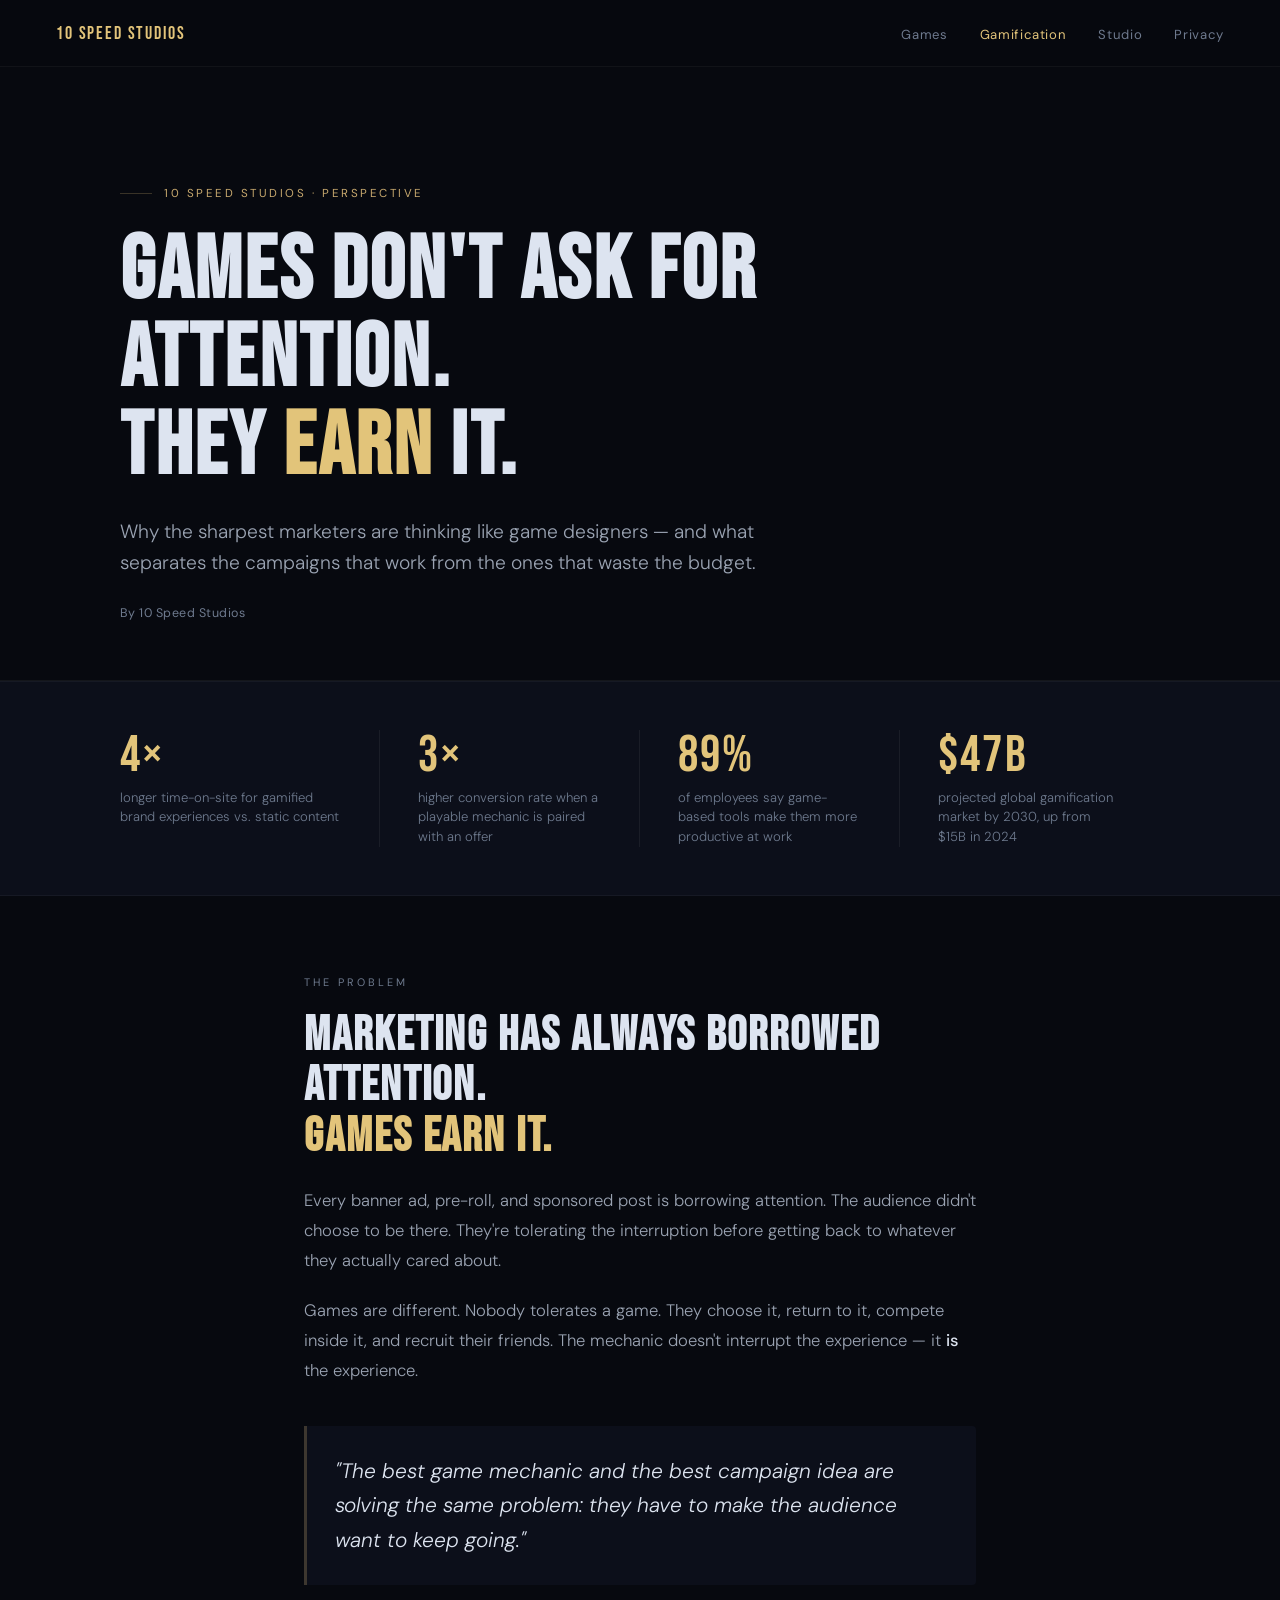
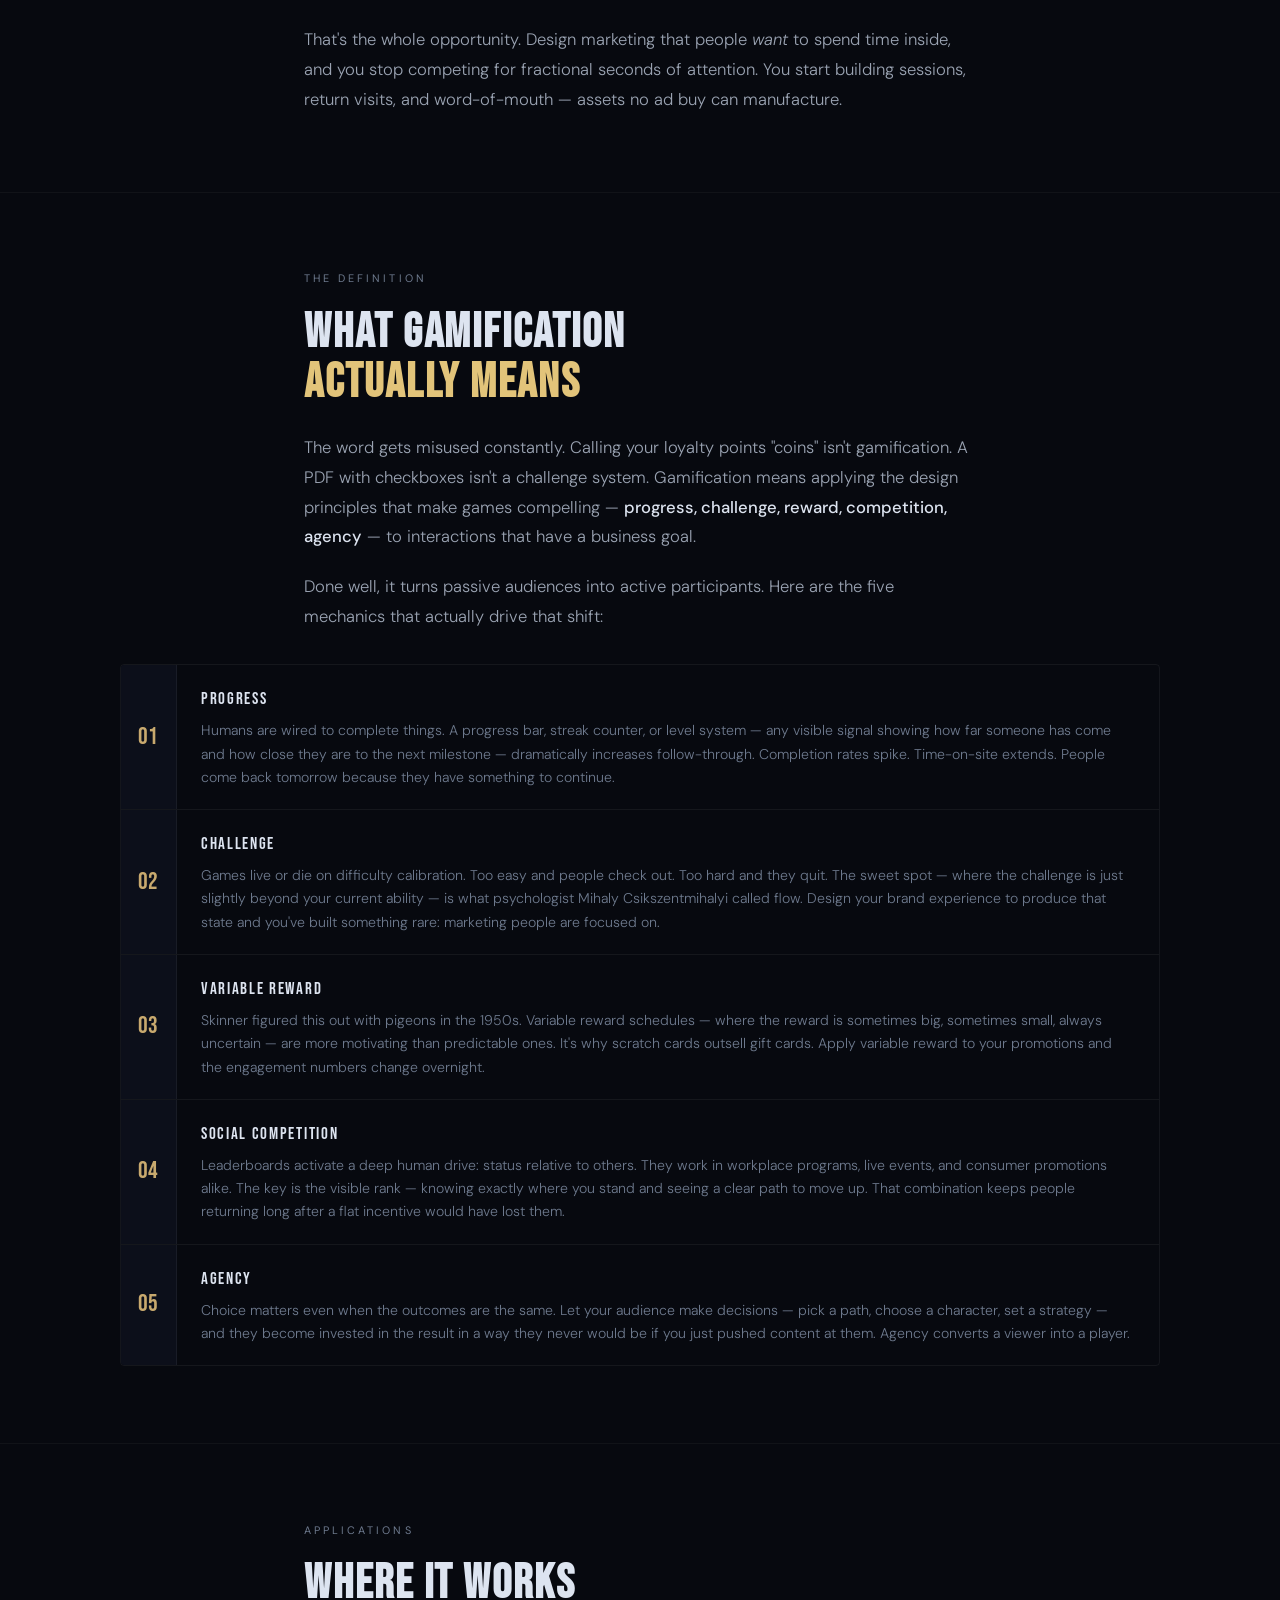
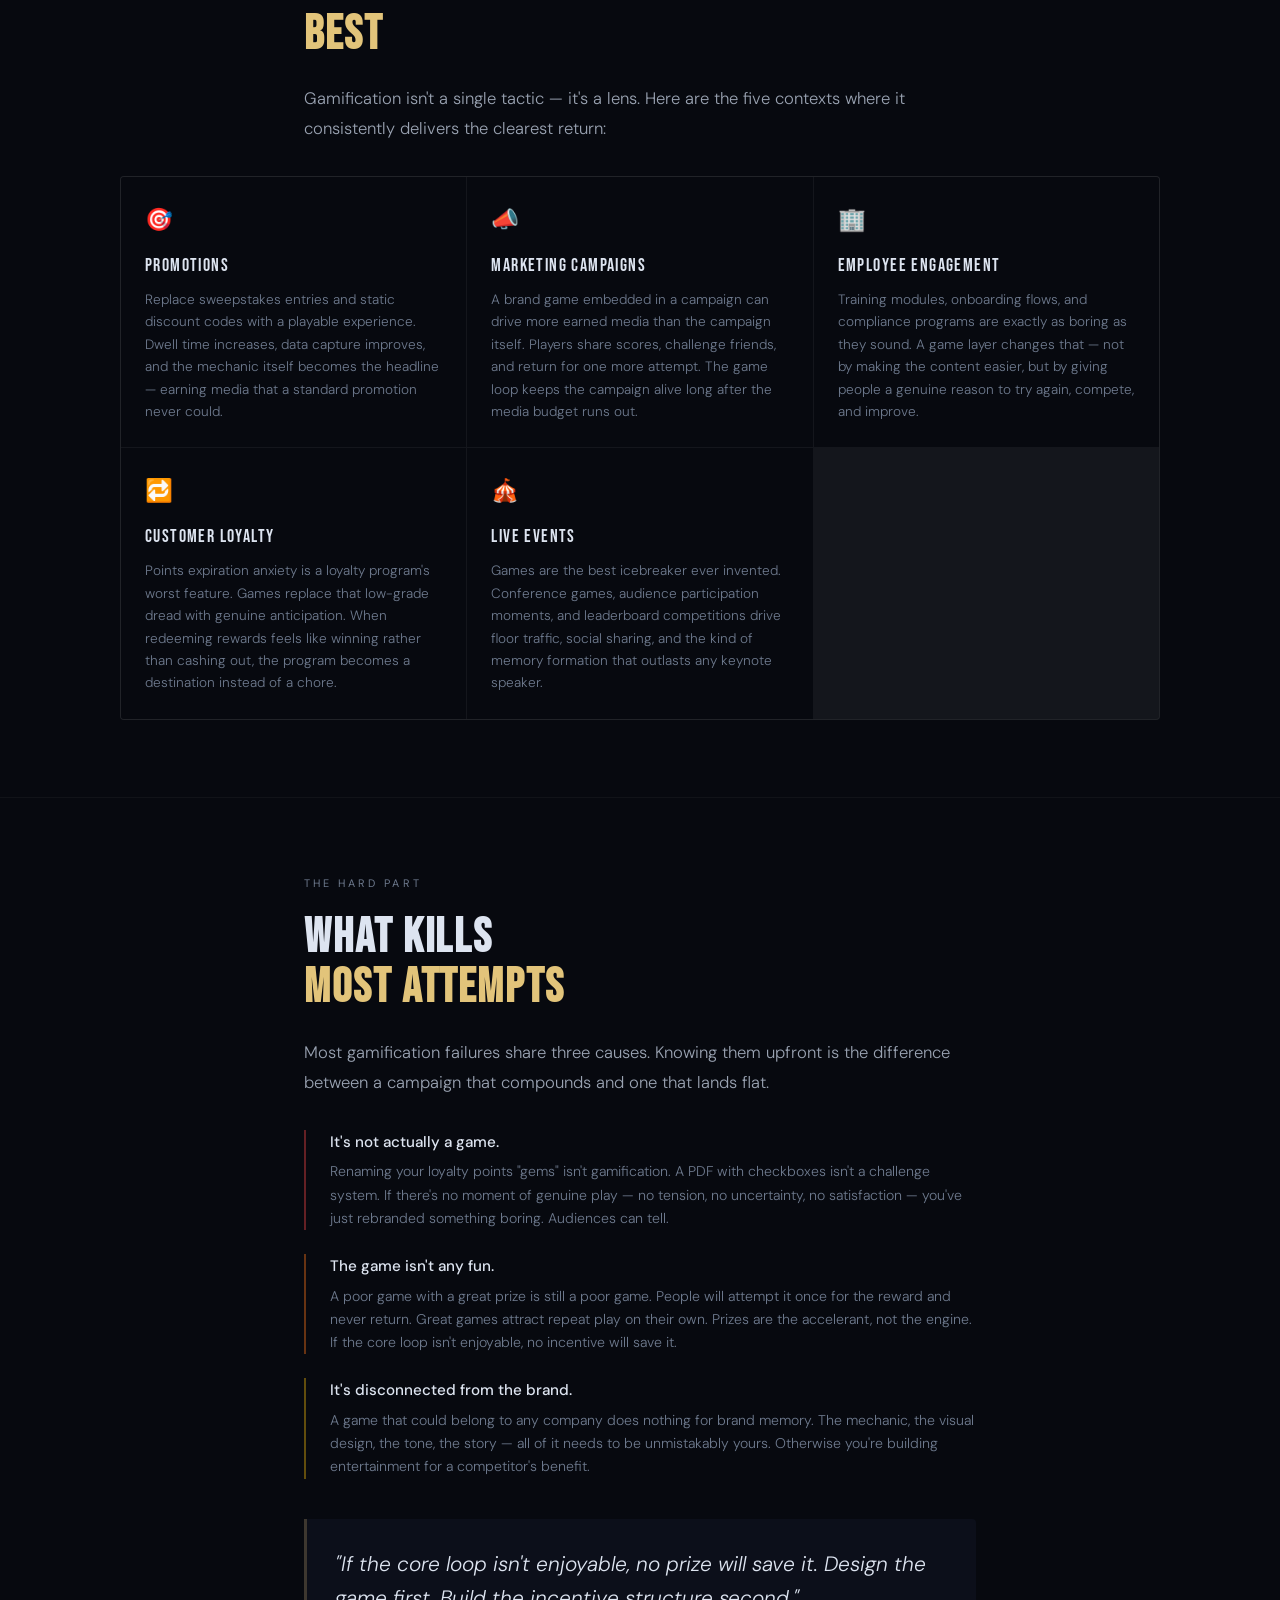
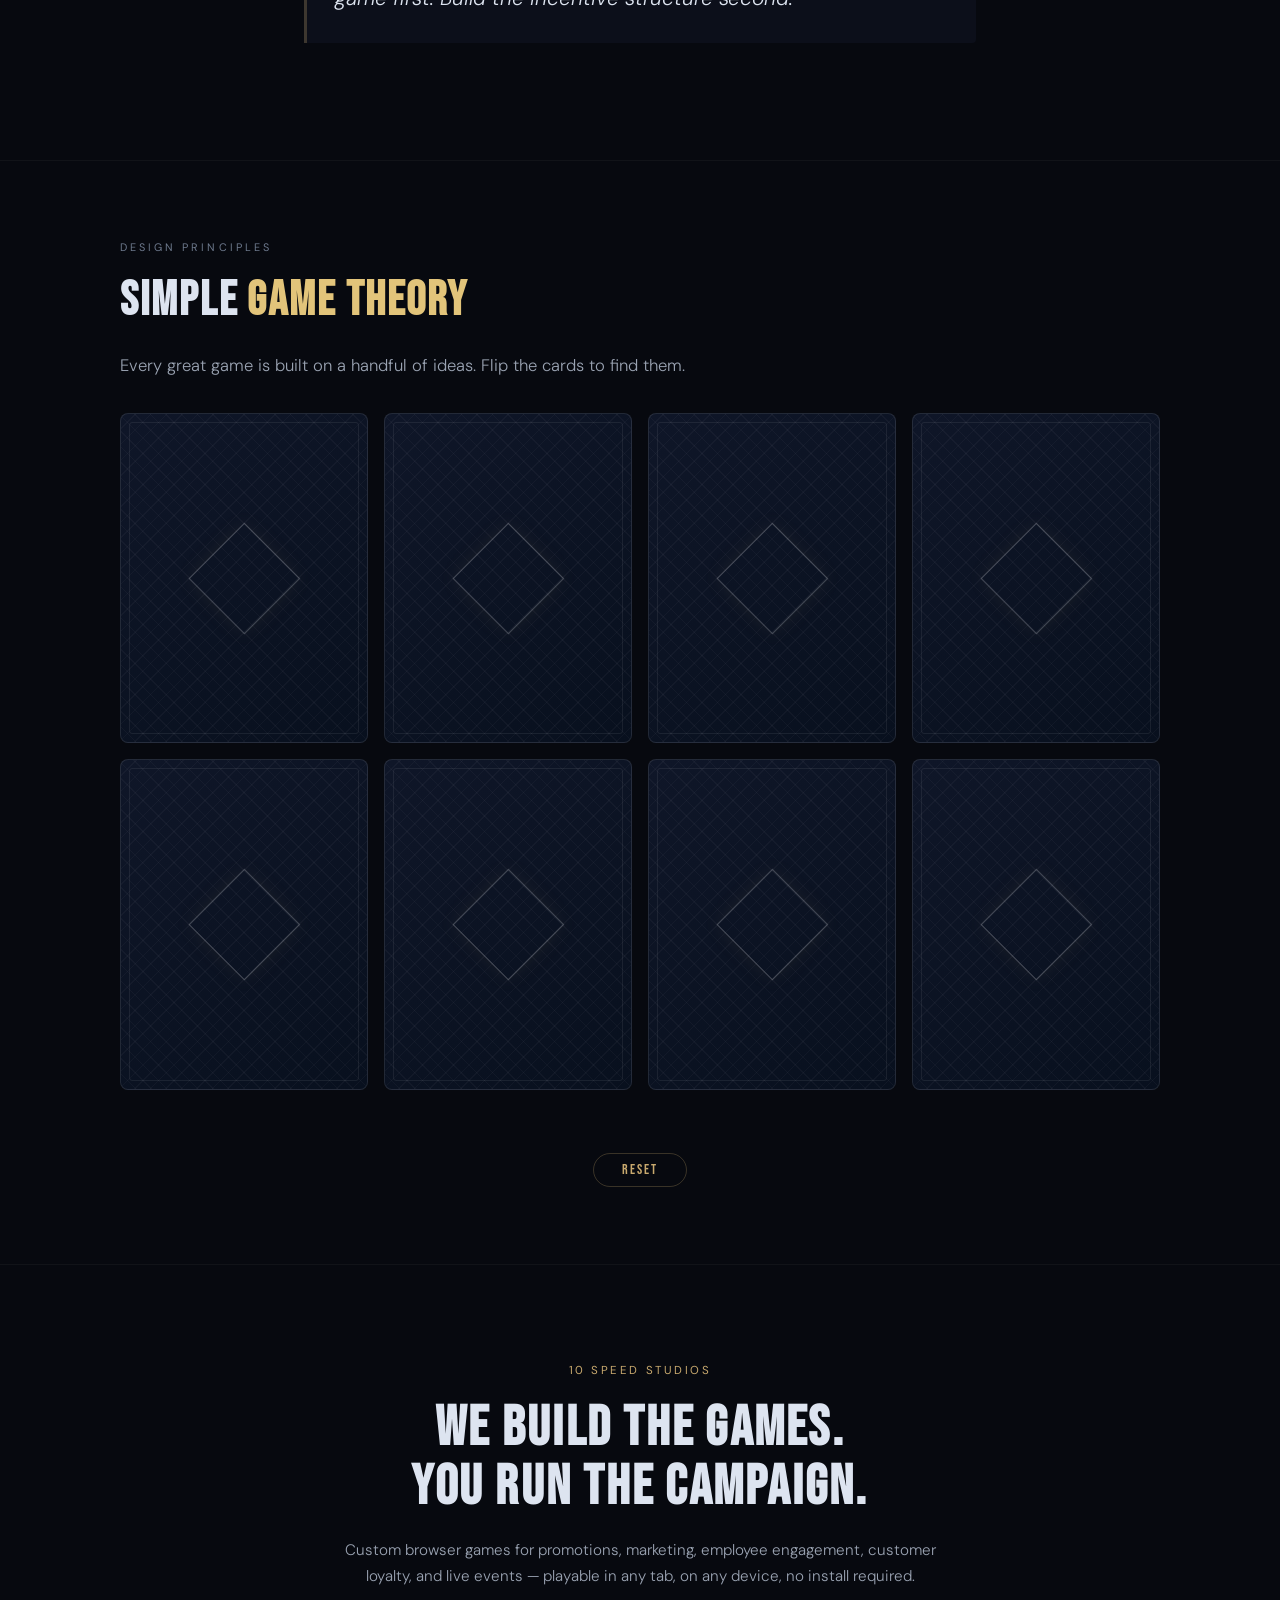
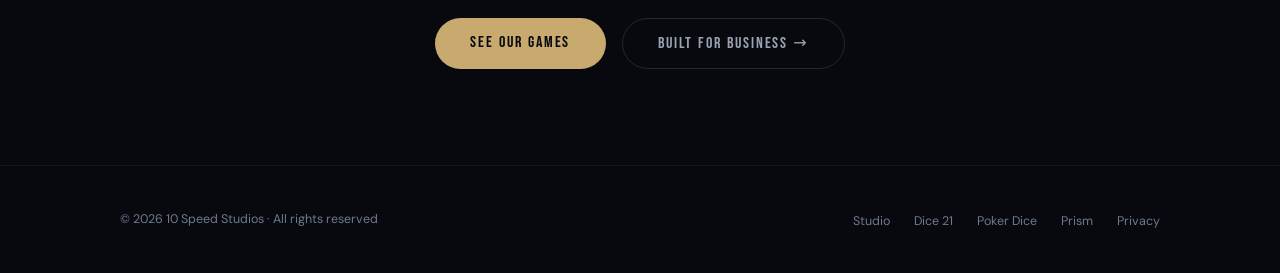
<file: gamification/index.html>
<!DOCTYPE html>
<!-- 10 Speed Studios — Copyright © Whittfield Holmes. All rights reserved. -->
<html lang="en">
<head>
  <meta charset="UTF-8" />
  <meta name="viewport" content="width=device-width, initial-scale=1.0" />
  <meta name="author" content="Whittfield Holmes" />
  <title>Gamification in Marketing · 10 Speed Studios</title>
  <meta name="description" content="Why the sharpest marketers are thinking like game designers — and what separates the campaigns that work from the ones that waste the budget." />
  <link rel="icon" href="/assets/favicon-D8NRme3X.svg" type="image/svg+xml" />
  <link rel="preconnect" href="https://fonts.googleapis.com" />
  <link rel="preconnect" href="https://fonts.gstatic.com" crossorigin />
  <link href="https://fonts.googleapis.com/css2?family=Bebas+Neue&family=DM+Sans:ital,opsz,wght@0,9..40,300;0,9..40,400;0,9..40,500;1,9..40,300;1,9..40,400&display=swap" rel="stylesheet" />
  <style>
    *, *::before, *::after { box-sizing: border-box; margin: 0; padding: 0; }

    :root {
      --bg:           #07090f;
      --bg-2:         #0c0f1a;
      --bg-3:         #131624;
      --text:         #dde4f0;
      --text-muted:   #6e7a8e;
      --text-dim:     #9aa3b2;
      --gold:         #c8a96e;
      --gold-bright:  #e2c47a;
      --gold-dim:     rgba(200, 169, 110, 0.13);
      --gold-border:  rgba(200, 169, 110, 0.26);
      --green:        #3ec98a;
      --font-display: 'Bebas Neue', ui-sans-serif, system-ui, sans-serif;
      --font-body:    'DM Sans', ui-sans-serif, system-ui, sans-serif;
      --prose:        42rem;
      --wide:         72rem;
      --gutter:       clamp(1.25rem, 5vw, 3.5rem);
    }

    html, body {
      background: var(--bg);
      color: var(--text);
      font-family: var(--font-body);
      line-height: 1.7;
      -webkit-font-smoothing: antialiased;
    }

    /* ── Nav ───────────────────────────────────────── */
    .nav {
      position: fixed;
      top: 0; left: 0; right: 0;
      z-index: 200;
      display: flex;
      align-items: center;
      justify-content: space-between;
      padding: 1.1rem var(--gutter);
      background: rgba(7, 9, 15, 0.88);
      backdrop-filter: blur(14px);
      -webkit-backdrop-filter: blur(14px);
      border-bottom: 1px solid rgba(255, 255, 255, 0.045);
    }

    .nav-wordmark {
      font-family: var(--font-display);
      font-size: 1.15rem;
      letter-spacing: 0.1em;
      color: var(--gold-bright);
      text-decoration: none;
    }
    .nav-wordmark:hover { color: var(--text); }

    .nav-links {
      display: flex;
      gap: 2rem;
      list-style: none;
    }

    .nav-links a {
      color: var(--text-muted);
      text-decoration: none;
      font-size: 0.82rem;
      letter-spacing: 0.05em;
      transition: color 0.18s;
    }
    .nav-links a:hover { color: var(--text); }
    .nav-links a[aria-current="page"] { color: var(--gold-bright); }

    /* ── Layout helpers ────────────────────────────── */
    .article-body { padding-top: 5.5rem; }

    .container {
      max-width: var(--wide);
      margin-inline: auto;
      padding-inline: var(--gutter);
    }

    .prose {
      max-width: var(--prose);
      margin-inline: auto;
    }

    /* ── Article hero ──────────────────────────────── */
    .article-hero {
      padding: clamp(3rem, 8vw, 6rem) 0 clamp(2rem, 5vw, 3.5rem);
      border-bottom: 1px solid rgba(255,255,255,0.05);
    }

    .article-hero .container { display: flex; flex-direction: column; gap: 1.5rem; }

    .article-eyebrow {
      display: flex;
      align-items: center;
      gap: 0.75rem;
      font-size: 0.72rem;
      letter-spacing: 0.22em;
      text-transform: uppercase;
      color: var(--gold);
    }

    .article-eyebrow::before {
      content: '';
      display: block;
      width: 2rem;
      height: 1px;
      background: var(--gold-border);
    }

    .article-headline {
      font-family: var(--font-display);
      font-size: clamp(2.8rem, 7vw, 5.5rem);
      letter-spacing: 0.03em;
      line-height: 1.0;
      color: var(--text);
      max-width: 20ch;
    }

    .article-headline em {
      font-style: normal;
      color: var(--gold-bright);
    }

    .article-deck {
      font-size: clamp(1rem, 1.6vw, 1.2rem);
      color: var(--text-dim);
      font-weight: 300;
      line-height: 1.65;
      max-width: 52ch;
    }

    .article-meta {
      font-size: 0.78rem;
      color: var(--text-muted);
      letter-spacing: 0.04em;
    }

    /* ── Stats band ────────────────────────────────── */
    .stats-band {
      background: var(--bg-2);
      border-top: 1px solid rgba(255,255,255,0.045);
      border-bottom: 1px solid rgba(255,255,255,0.045);
      padding: clamp(2rem, 4vw, 3rem) 0;
    }

    .stats-grid {
      display: grid;
      grid-template-columns: repeat(4, 1fr);
      gap: 0;
    }

    .stat-item {
      padding: 0 clamp(1rem, 3vw, 2.5rem);
      border-right: 1px solid rgba(255,255,255,0.06);
    }
    .stat-item:first-child { padding-left: 0; }
    .stat-item:last-child  { border-right: none; }

    .stat-number {
      font-family: var(--font-display);
      font-size: clamp(2rem, 4vw, 3.2rem);
      letter-spacing: 0.04em;
      color: var(--gold-bright);
      line-height: 1;
      margin-bottom: 0.4rem;
    }

    .stat-label {
      font-size: 0.82rem;
      color: var(--text-muted);
      font-weight: 300;
      line-height: 1.5;
    }

    /* ── Article sections ──────────────────────────── */
    .article-section {
      padding: clamp(3rem, 6vw, 5rem) 0;
      border-bottom: 1px solid rgba(255,255,255,0.04);
    }

    .section-label {
      font-size: 0.68rem;
      letter-spacing: 0.28em;
      text-transform: uppercase;
      color: var(--text-muted);
      margin-bottom: 1.25rem;
    }

    .section-heading {
      font-family: var(--font-display);
      font-size: clamp(1.8rem, 4vw, 3rem);
      letter-spacing: 0.04em;
      line-height: 1.05;
      color: var(--text);
      margin-bottom: 1.5rem;
    }

    .section-heading .accent { color: var(--gold-bright); }

    .article-p {
      font-size: clamp(0.95rem, 1.3vw, 1.05rem);
      color: var(--text-dim);
      font-weight: 300;
      line-height: 1.8;
      margin-bottom: 1.25rem;
    }

    .article-p:last-child { margin-bottom: 0; }

    .article-p strong {
      color: var(--text);
      font-weight: 500;
    }

    /* Pull quote */
    .pull-quote {
      margin: 2.5rem 0;
      padding: 1.75rem 2rem 1.75rem 1.75rem;
      border-left: 3px solid var(--gold-border);
      background: var(--bg-2);
      border-radius: 0 4px 4px 0;
    }

    .pull-quote p {
      font-size: clamp(1.05rem, 1.8vw, 1.3rem);
      font-weight: 300;
      font-style: italic;
      color: var(--text);
      line-height: 1.65;
    }

    /* ── Mechanics list ────────────────────────────── */
    .mechanics-list {
      list-style: none;
      display: flex;
      flex-direction: column;
      gap: 0;
      margin-top: 2rem;
      border: 1px solid rgba(255,255,255,0.055);
      border-radius: 4px;
      overflow: hidden;
    }

    .mechanic-item {
      display: grid;
      grid-template-columns: 3.5rem 1fr;
      gap: 0;
      border-bottom: 1px solid rgba(255,255,255,0.055);
    }
    .mechanic-item:last-child { border-bottom: none; }

    .mechanic-num {
      display: flex;
      align-items: center;
      justify-content: center;
      background: var(--bg-2);
      border-right: 1px solid rgba(255,255,255,0.055);
      font-family: var(--font-display);
      font-size: 1.5rem;
      letter-spacing: 0.04em;
      color: var(--gold);
    }

    .mechanic-body {
      padding: 1.25rem 1.5rem;
    }

    .mechanic-name {
      font-family: var(--font-display);
      font-size: 1.05rem;
      letter-spacing: 0.1em;
      color: var(--text);
      margin-bottom: 0.35rem;
    }

    .mechanic-desc {
      font-size: 0.88rem;
      color: var(--text-muted);
      font-weight: 300;
      line-height: 1.65;
    }

    /* ── Use case cards ────────────────────────────── */
    .use-cases-grid {
      display: grid;
      grid-template-columns: repeat(auto-fill, minmax(min(100%, 260px), 1fr));
      gap: 1px;
      background: rgba(255,255,255,0.055);
      border: 1px solid rgba(255,255,255,0.055);
      border-radius: 4px;
      overflow: hidden;
      margin-top: 2rem;
    }

    .use-case-card {
      background: var(--bg);
      padding: 1.5rem;
      transition: background 0.18s;
    }
    .use-case-card:hover { background: var(--bg-2); }

    .use-case-icon {
      font-size: 1.4rem;
      margin-bottom: 0.75rem;
      display: block;
    }

    .use-case-name {
      font-family: var(--font-display);
      font-size: 1.1rem;
      letter-spacing: 0.08em;
      color: var(--text);
      margin-bottom: 0.5rem;
    }

    .use-case-desc {
      font-size: 0.85rem;
      color: var(--text-muted);
      font-weight: 300;
      line-height: 1.65;
    }

    /* ── Failure modes ─────────────────────────────── */
    .failure-list {
      list-style: none;
      display: flex;
      flex-direction: column;
      gap: 1.5rem;
      margin-top: 2rem;
    }

    .failure-item {
      padding-left: 1.5rem;
      border-left: 2px solid rgba(255,255,255,0.1);
    }

    .failure-item:first-child { border-left-color: rgba(239, 68, 68, 0.4); }
    .failure-item:nth-child(2) { border-left-color: rgba(249, 115, 22, 0.4); }
    .failure-item:last-child   { border-left-color: rgba(234, 179, 8, 0.4); }

    .failure-name {
      font-weight: 500;
      color: var(--text);
      margin-bottom: 0.3rem;
      font-size: 0.95rem;
    }

    .failure-desc {
      font-size: 0.88rem;
      color: var(--text-muted);
      font-weight: 300;
      line-height: 1.65;
    }

    /* ── CTA ───────────────────────────────────────── */
    .article-cta {
      padding: clamp(3.5rem, 8vw, 6rem) 0;
      text-align: center;
    }

    .cta-inner {
      max-width: 38rem;
      margin-inline: auto;
      display: flex;
      flex-direction: column;
      align-items: center;
      gap: 1.25rem;
    }

    .cta-eyebrow {
      font-size: 0.72rem;
      letter-spacing: 0.22em;
      text-transform: uppercase;
      color: var(--gold);
    }

    .cta-heading {
      font-family: var(--font-display);
      font-size: clamp(2rem, 5vw, 3.5rem);
      letter-spacing: 0.04em;
      line-height: 1.05;
      color: var(--text);
    }

    .cta-sub {
      font-size: 0.95rem;
      color: var(--text-dim);
      font-weight: 300;
      line-height: 1.7;
    }

    .cta-actions {
      display: flex;
      gap: 1rem;
      flex-wrap: wrap;
      justify-content: center;
      margin-top: 0.5rem;
    }

    .btn-gold {
      padding: 0.7rem 2.2rem;
      background: var(--gold);
      color: #07090f;
      font-family: var(--font-display);
      font-size: 1rem;
      letter-spacing: 0.12em;
      border: none;
      border-radius: 100px;
      text-decoration: none;
      cursor: pointer;
      transition: opacity 0.18s, transform 0.14s;
    }
    .btn-gold:hover { opacity: 0.85; transform: translateY(-1px); }

    .btn-ghost {
      padding: 0.7rem 2.2rem;
      background: transparent;
      color: var(--text-dim);
      font-family: var(--font-display);
      font-size: 1rem;
      letter-spacing: 0.12em;
      border: 1px solid rgba(255,255,255,0.12);
      border-radius: 100px;
      text-decoration: none;
      transition: color 0.18s, border-color 0.18s;
    }
    .btn-ghost:hover { color: var(--text); border-color: rgba(255,255,255,0.28); }

    /* ── Footer ────────────────────────────────────── */
    .footer {
      border-top: 1px solid rgba(255,255,255,0.05);
      padding: 2.5rem 0;
    }

    .footer-inner {
      display: flex;
      align-items: center;
      justify-content: space-between;
      flex-wrap: wrap;
      gap: 1rem;
    }

    .footer-copy {
      font-size: 0.78rem;
      color: var(--text-muted);
    }

    .footer-links {
      display: flex;
      gap: 1.5rem;
      list-style: none;
    }

    .footer-links a {
      font-size: 0.78rem;
      color: var(--text-muted);
      text-decoration: none;
      transition: color 0.18s;
    }
    .footer-links a:hover { color: var(--text); }

    /* ── Responsive ────────────────────────────────── */
    @media (max-width: 800px) {
      .stats-grid { grid-template-columns: 1fr 1fr; }
      .stat-item:nth-child(2) { border-right: none; }
      .stat-item:nth-child(3) { padding-left: 0; border-right: 1px solid rgba(255,255,255,0.06); }
      .stat-item:nth-child(odd) { padding-left: 0; }
      .stat-item { padding-top: 1.25rem; padding-bottom: 0; }
      .stat-item:nth-child(n+3) { padding-top: 1.5rem; }
    }

    @media (max-width: 520px) {
      .stats-grid { grid-template-columns: 1fr; }
      .stat-item { border-right: none !important; border-bottom: 1px solid rgba(255,255,255,0.06); padding: 1.25rem 0; }
      .stat-item:last-child { border-bottom: none; }
      .nav-links { gap: 1.2rem; }
      .footer-inner { flex-direction: column; align-items: flex-start; }
    }

    /* ── Game Theory flip cards ────────────────────────────── */
    .theory-grid {
      display: grid;
      grid-template-columns: repeat(4, 1fr);
      gap: clamp(10px, 1.5vw, 16px);
      margin-top: 2rem;
      margin-bottom: 1.75rem;
    }

    .theory-card {
      aspect-ratio: 3 / 4;
      cursor: pointer;
      perspective: 700px;
      user-select: none;
      -webkit-user-select: none;
    }

    .tc-inner {
      position: relative;
      width: 100%; height: 100%;
      transform-style: preserve-3d;
      transition: transform 0.42s cubic-bezier(0.4, 0.2, 0.2, 1);
      border-radius: 8px;
    }

    .theory-card.tc-flipped .tc-inner { transform: rotateY(180deg); }

    .tc-face {
      position: absolute;
      inset: 0;
      border-radius: 8px;
      backface-visibility: hidden;
      -webkit-backface-visibility: hidden;
    }

    .tc-back {
      background: linear-gradient(145deg, #0f1628 0%, #08101e 100%);
      border: 1px solid rgba(255, 255, 255, 0.1);
      display: flex;
      align-items: center;
      justify-content: center;
      overflow: hidden;
    }

    .tc-back::before {
      content: '';
      position: absolute;
      inset: 0;
      background:
        repeating-linear-gradient( 45deg, transparent, transparent 10px, rgba(255,255,255,0.03) 10px, rgba(255,255,255,0.03) 11px),
        repeating-linear-gradient(-45deg, transparent, transparent 10px, rgba(255,255,255,0.03) 10px, rgba(255,255,255,0.03) 11px);
    }

    .tc-back::after {
      content: '';
      position: absolute;
      inset: 8px;
      border: 1px solid rgba(255, 255, 255, 0.07);
      border-radius: 3px;
      pointer-events: none;
    }

    .tc-back-mark {
      display: block;
      width: 32%;
      aspect-ratio: 1;
      border: 1.5px solid rgba(255, 255, 255, 0.22);
      transform: rotate(45deg);
      position: relative;
      z-index: 1;
      box-shadow: 0 0 18px rgba(200, 169, 110, 0.08);
    }

    .tc-front {
      transform: rotateY(180deg);
      background: var(--bg-2);
      border: 1px solid var(--cc-border, rgba(255,255,255,0.08));
      display: flex;
      flex-direction: column;
      padding: clamp(0.9rem, 2vw, 1.4rem);
      overflow: hidden;
    }

    .tc-front::after {
      content: '';
      position: absolute;
      inset: 0;
      background: radial-gradient(ellipse at 50% 0%, var(--cc, rgba(255,255,255,0.1)), transparent 65%);
      opacity: 0.08;
      pointer-events: none;
    }

    .tc-num {
      font-family: var(--font-display);
      font-size: 0.7rem;
      letter-spacing: 0.14em;
      color: var(--cc, var(--gold));
      opacity: 0.7;
      margin-bottom: 0.5rem;
      position: relative;
      z-index: 1;
    }

    .tc-name {
      font-family: var(--font-display);
      font-size: clamp(1rem, 2.2vw, 1.4rem);
      letter-spacing: 0.06em;
      line-height: 1.1;
      color: var(--text);
      margin-bottom: 0.6rem;
      position: relative;
      z-index: 1;
    }

    .tc-desc {
      font-size: clamp(0.72rem, 1.2vw, 0.85rem);
      color: var(--text-muted);
      font-weight: 300;
      line-height: 1.6;
      position: relative;
      z-index: 1;
    }

    .theory-counter {
      text-align: center;
      font-size: 0.78rem;
      color: var(--text-muted);
      letter-spacing: 0.06em;
      min-height: 1.2em;
    }

    .theory-counter strong { color: var(--gold-bright); }

    .theory-reset {
      display: block;
      margin: 1.25rem auto 0;
      padding: 0.5rem 1.75rem;
      background: none;
      border: 1px solid var(--gold-border);
      border-radius: 100px;
      color: var(--gold);
      font-family: var(--font-display);
      font-size: 0.85rem;
      letter-spacing: 0.14em;
      cursor: pointer;
      transition: background 0.18s, color 0.18s;
    }

    .theory-reset:hover { background: var(--gold-dim); color: var(--gold-bright); }

    @media (max-width: 600px) {
      .theory-grid { grid-template-columns: repeat(2, 1fr); }
    }

    @media (prefers-reduced-motion: reduce) {
      * { transition: none !important; animation: none !important; }
    }
  </style>
</head>
<body>

  <nav class="nav" role="banner">
    <a href="/" class="nav-wordmark" aria-label="10 Speed Studios home">10 Speed Studios</a>
    <ul class="nav-links" role="list">
      <li><a href="/#games">Games</a></li>
      <li><a href="/gamification/" aria-current="page">Gamification</a></li>
      <li><a href="/#studio">Studio</a></li>
      <li><a href="/privacy-policy/">Privacy</a></li>
    </ul>
  </nav>

  <main class="article-body">

    <!-- ── Hero ──────────────────────────────────────── -->
    <header class="article-hero">
      <div class="container">
        <p class="article-eyebrow">10 Speed Studios · Perspective</p>
        <h1 class="article-headline">
          Games Don't Ask for Attention.<br>
          They <em>Earn</em> It.
        </h1>
        <p class="article-deck">
          Why the sharpest marketers are thinking like game designers —
          and what separates the campaigns that work from the ones that waste the budget.
        </p>
        <p class="article-meta">By 10 Speed Studios</p>
      </div>
    </header>

    <!-- ── Stats ─────────────────────────────────────── -->
    <div class="stats-band" role="region" aria-label="Key statistics">
      <div class="container">
        <div class="stats-grid">
          <div class="stat-item">
            <div class="stat-number">4×</div>
            <div class="stat-label">longer time-on-site for gamified brand experiences vs. static content</div>
          </div>
          <div class="stat-item">
            <div class="stat-number">3×</div>
            <div class="stat-label">higher conversion rate when a playable mechanic is paired with an offer</div>
          </div>
          <div class="stat-item">
            <div class="stat-number">89%</div>
            <div class="stat-label">of employees say game-based tools make them more productive at work</div>
          </div>
          <div class="stat-item">
            <div class="stat-number">$47B</div>
            <div class="stat-label">projected global gamification market by 2030, up from $15B in 2024</div>
          </div>
        </div>
      </div>
    </div>

    <!-- ── Section 1: The problem ───────────────────── -->
    <section class="article-section" aria-labelledby="s1-heading">
      <div class="container">
        <div class="prose">
          <p class="section-label">The Problem</p>
          <h2 class="section-heading" id="s1-heading">Marketing Has Always Borrowed Attention.<br><span class="accent">Games Earn It.</span></h2>

          <p class="article-p">
            Every banner ad, pre-roll, and sponsored post is borrowing attention. The audience
            didn't choose to be there. They're tolerating the interruption before getting back
            to whatever they actually cared about.
          </p>

          <p class="article-p">
            Games are different. Nobody tolerates a game. They choose it, return to it, compete
            inside it, and recruit their friends. The mechanic doesn't interrupt the experience —
            it <strong>is</strong> the experience.
          </p>

          <div class="pull-quote">
            <p>"The best game mechanic and the best campaign idea are solving the same
            problem: they have to make the audience want to keep going."</p>
          </div>

          <p class="article-p">
            That's the whole opportunity. Design marketing that people <em>want</em> to spend time
            inside, and you stop competing for fractional seconds of attention. You start building
            sessions, return visits, and word-of-mouth — assets no ad buy can manufacture.
          </p>
        </div>
      </div>
    </section>

    <!-- ── Section 2: What it actually means ─────────── -->
    <section class="article-section" aria-labelledby="s2-heading">
      <div class="container">
        <div class="prose">
          <p class="section-label">The Definition</p>
          <h2 class="section-heading" id="s2-heading">What Gamification<br><span class="accent">Actually Means</span></h2>

          <p class="article-p">
            The word gets misused constantly. Calling your loyalty points "coins" isn't
            gamification. A PDF with checkboxes isn't a challenge system. Gamification means
            applying the design principles that make games compelling — <strong>progress, challenge,
            reward, competition, agency</strong> — to interactions that have a business goal.
          </p>

          <p class="article-p">
            Done well, it turns passive audiences into active participants. Here are the five
            mechanics that actually drive that shift:
          </p>
        </div>

        <ol class="mechanics-list" role="list">
          <li class="mechanic-item">
            <div class="mechanic-num" aria-hidden="true">01</div>
            <div class="mechanic-body">
              <p class="mechanic-name">Progress</p>
              <p class="mechanic-desc">Humans are wired to complete things. A progress bar, streak counter, or level system — any visible signal showing how far someone has come and how close they are to the next milestone — dramatically increases follow-through. Completion rates spike. Time-on-site extends. People come back tomorrow because they have something to continue.</p>
            </div>
          </li>
          <li class="mechanic-item">
            <div class="mechanic-num" aria-hidden="true">02</div>
            <div class="mechanic-body">
              <p class="mechanic-name">Challenge</p>
              <p class="mechanic-desc">Games live or die on difficulty calibration. Too easy and people check out. Too hard and they quit. The sweet spot — where the challenge is just slightly beyond your current ability — is what psychologist Mihaly Csikszentmihalyi called flow. Design your brand experience to produce that state and you've built something rare: marketing people are focused on.</p>
            </div>
          </li>
          <li class="mechanic-item">
            <div class="mechanic-num" aria-hidden="true">03</div>
            <div class="mechanic-body">
              <p class="mechanic-name">Variable Reward</p>
              <p class="mechanic-desc">Skinner figured this out with pigeons in the 1950s. Variable reward schedules — where the reward is sometimes big, sometimes small, always uncertain — are more motivating than predictable ones. It's why scratch cards outsell gift cards. Apply variable reward to your promotions and the engagement numbers change overnight.</p>
            </div>
          </li>
          <li class="mechanic-item">
            <div class="mechanic-num" aria-hidden="true">04</div>
            <div class="mechanic-body">
              <p class="mechanic-name">Social Competition</p>
              <p class="mechanic-desc">Leaderboards activate a deep human drive: status relative to others. They work in workplace programs, live events, and consumer promotions alike. The key is the visible rank — knowing exactly where you stand and seeing a clear path to move up. That combination keeps people returning long after a flat incentive would have lost them.</p>
            </div>
          </li>
          <li class="mechanic-item">
            <div class="mechanic-num" aria-hidden="true">05</div>
            <div class="mechanic-body">
              <p class="mechanic-name">Agency</p>
              <p class="mechanic-desc">Choice matters even when the outcomes are the same. Let your audience make decisions — pick a path, choose a character, set a strategy — and they become invested in the result in a way they never would be if you just pushed content at them. Agency converts a viewer into a player.</p>
            </div>
          </li>
        </ol>
      </div>
    </section>

    <!-- ── Section 3: Where it works ─────────────────── -->
    <section class="article-section" aria-labelledby="s3-heading">
      <div class="container">
        <div class="prose">
          <p class="section-label">Applications</p>
          <h2 class="section-heading" id="s3-heading">Where It Works<br><span class="accent">Best</span></h2>
          <p class="article-p">
            Gamification isn't a single tactic — it's a lens. Here are the five contexts where
            it consistently delivers the clearest return:
          </p>
        </div>

        <div class="use-cases-grid">
          <div class="use-case-card">
            <span class="use-case-icon" aria-hidden="true">🎯</span>
            <p class="use-case-name">Promotions</p>
            <p class="use-case-desc">Replace sweepstakes entries and static discount codes with a playable experience. Dwell time increases, data capture improves, and the mechanic itself becomes the headline — earning media that a standard promotion never could.</p>
          </div>
          <div class="use-case-card">
            <span class="use-case-icon" aria-hidden="true">📣</span>
            <p class="use-case-name">Marketing Campaigns</p>
            <p class="use-case-desc">A brand game embedded in a campaign can drive more earned media than the campaign itself. Players share scores, challenge friends, and return for one more attempt. The game loop keeps the campaign alive long after the media budget runs out.</p>
          </div>
          <div class="use-case-card">
            <span class="use-case-icon" aria-hidden="true">🏢</span>
            <p class="use-case-name">Employee Engagement</p>
            <p class="use-case-desc">Training modules, onboarding flows, and compliance programs are exactly as boring as they sound. A game layer changes that — not by making the content easier, but by giving people a genuine reason to try again, compete, and improve.</p>
          </div>
          <div class="use-case-card">
            <span class="use-case-icon" aria-hidden="true">🔁</span>
            <p class="use-case-name">Customer Loyalty</p>
            <p class="use-case-desc">Points expiration anxiety is a loyalty program's worst feature. Games replace that low-grade dread with genuine anticipation. When redeeming rewards feels like winning rather than cashing out, the program becomes a destination instead of a chore.</p>
          </div>
          <div class="use-case-card">
            <span class="use-case-icon" aria-hidden="true">🎪</span>
            <p class="use-case-name">Live Events</p>
            <p class="use-case-desc">Games are the best icebreaker ever invented. Conference games, audience participation moments, and leaderboard competitions drive floor traffic, social sharing, and the kind of memory formation that outlasts any keynote speaker.</p>
          </div>
        </div>
      </div>
    </section>

    <!-- ── Section 4: What kills it ──────────────────── -->
    <section class="article-section" aria-labelledby="s4-heading">
      <div class="container">
        <div class="prose">
          <p class="section-label">The Hard Part</p>
          <h2 class="section-heading" id="s4-heading">What Kills<br><span class="accent">Most Attempts</span></h2>

          <p class="article-p">
            Most gamification failures share three causes. Knowing them upfront is the difference
            between a campaign that compounds and one that lands flat.
          </p>

          <ul class="failure-list" role="list">
            <li class="failure-item">
              <p class="failure-name">It's not actually a game.</p>
              <p class="failure-desc">Renaming your loyalty points "gems" isn't gamification. A PDF with checkboxes isn't a challenge system. If there's no moment of genuine play — no tension, no uncertainty, no satisfaction — you've just rebranded something boring. Audiences can tell.</p>
            </li>
            <li class="failure-item">
              <p class="failure-name">The game isn't any fun.</p>
              <p class="failure-desc">A poor game with a great prize is still a poor game. People will attempt it once for the reward and never return. Great games attract repeat play on their own. Prizes are the accelerant, not the engine. If the core loop isn't enjoyable, no incentive will save it.</p>
            </li>
            <li class="failure-item">
              <p class="failure-name">It's disconnected from the brand.</p>
              <p class="failure-desc">A game that could belong to any company does nothing for brand memory. The mechanic, the visual design, the tone, the story — all of it needs to be unmistakably yours. Otherwise you're building entertainment for a competitor's benefit.</p>
            </li>
          </ul>

          <div class="pull-quote" style="margin-top: 2.5rem;">
            <p>"If the core loop isn't enjoyable, no prize will save it. Design the game first.
            Build the incentive structure second."</p>
          </div>
        </div>
      </div>
    </section>

    <!-- ── Simple Game Theory ───────────────────────────── -->
    <section class="article-section" aria-labelledby="theory-heading">
      <div class="container">
        <p class="section-label">Design Principles</p>
        <h2 class="section-heading" id="theory-heading">Simple <span class="accent">Game Theory</span></h2>
        <p class="article-p">Every great game is built on a handful of ideas. Flip the cards to find them.</p>

        <div class="theory-grid" role="list">

          <div class="theory-card" role="listitem" tabindex="0" aria-label="Flip card: Core Loop">
            <div class="tc-inner">
              <div class="tc-face tc-back"><span class="tc-back-mark"></span></div>
              <div class="tc-face tc-front" style="--cc:#ef4444;--cc-border:rgba(239,68,68,0.28)">
                <span class="tc-num">01</span>
                <h3 class="tc-name">Core Loop</h3>
                <p class="tc-desc">Action → reward → repeat. Break this cycle and you break the game.</p>
              </div>
            </div>
          </div>

          <div class="theory-card" role="listitem" tabindex="0" aria-label="Flip card: Variable Reward">
            <div class="tc-inner">
              <div class="tc-face tc-back"><span class="tc-back-mark"></span></div>
              <div class="tc-face tc-front" style="--cc:#f97316;--cc-border:rgba(249,115,22,0.28)">
                <span class="tc-num">02</span>
                <h3 class="tc-name">Variable Reward</h3>
                <p class="tc-desc">Unpredictable payoffs engage more than guaranteed ones. The slot machine principle.</p>
              </div>
            </div>
          </div>

          <div class="theory-card" role="listitem" tabindex="0" aria-label="Flip card: Flow State">
            <div class="tc-inner">
              <div class="tc-face tc-back"><span class="tc-back-mark"></span></div>
              <div class="tc-face tc-front" style="--cc:#eab308;--cc-border:rgba(234,179,8,0.28)">
                <span class="tc-num">03</span>
                <h3 class="tc-name">Flow State</h3>
                <p class="tc-desc">Between boredom and frustration is a zone of complete focus. Good games live there.</p>
              </div>
            </div>
          </div>

          <div class="theory-card" role="listitem" tabindex="0" aria-label="Flip card: Progress">
            <div class="tc-inner">
              <div class="tc-face tc-back"><span class="tc-back-mark"></span></div>
              <div class="tc-face tc-front" style="--cc:#22c55e;--cc-border:rgba(34,197,94,0.28)">
                <span class="tc-num">04</span>
                <h3 class="tc-name">Progress</h3>
                <p class="tc-desc">Visible advancement — bars, levels, streaks — compels completion.</p>
              </div>
            </div>
          </div>

          <div class="theory-card" role="listitem" tabindex="0" aria-label="Flip card: Feedback">
            <div class="tc-inner">
              <div class="tc-face tc-back"><span class="tc-back-mark"></span></div>
              <div class="tc-face tc-front" style="--cc:#3b82f6;--cc-border:rgba(59,130,246,0.28)">
                <span class="tc-num">05</span>
                <h3 class="tc-name">Feedback</h3>
                <p class="tc-desc">Instant signals tell players if their choices worked. Clarity creates confidence.</p>
              </div>
            </div>
          </div>

          <div class="theory-card" role="listitem" tabindex="0" aria-label="Flip card: Social Play">
            <div class="tc-inner">
              <div class="tc-face tc-back"><span class="tc-back-mark"></span></div>
              <div class="tc-face tc-front" style="--cc:#a855f7;--cc-border:rgba(168,85,247,0.28)">
                <span class="tc-num">06</span>
                <h3 class="tc-name">Social Play</h3>
                <p class="tc-desc">Competition and shared goals multiply individual motivation.</p>
              </div>
            </div>
          </div>

          <div class="theory-card" role="listitem" tabindex="0" aria-label="Flip card: Agency">
            <div class="tc-inner">
              <div class="tc-face tc-back"><span class="tc-back-mark"></span></div>
              <div class="tc-face tc-front" style="--cc:#ec4899;--cc-border:rgba(236,72,153,0.28)">
                <span class="tc-num">07</span>
                <h3 class="tc-name">Agency</h3>
                <p class="tc-desc">Real choices make players invested in outcomes. The illusion of control still works.</p>
              </div>
            </div>
          </div>

          <div class="theory-card" role="listitem" tabindex="0" aria-label="Flip card: Loss Aversion">
            <div class="tc-inner">
              <div class="tc-face tc-back"><span class="tc-back-mark"></span></div>
              <div class="tc-face tc-front" style="--cc:#06b6d4;--cc-border:rgba(6,182,212,0.28)">
                <span class="tc-num">08</span>
                <h3 class="tc-name">Loss Aversion</h3>
                <p class="tc-desc">Fear of losing what you have motivates more than the prospect of equal gain.</p>
              </div>
            </div>
          </div>

        </div>

        <p id="theoryCounter" class="theory-counter"></p>
        <button id="theoryReset" class="theory-reset" hidden>Reset</button>
      </div>
    </section>

    <!-- ── CTA ────────────────────────────────────────── -->
    <section class="article-cta" aria-labelledby="cta-heading">
      <div class="container">
        <div class="cta-inner">
          <p class="cta-eyebrow">10 Speed Studios</p>
          <h2 class="cta-heading" id="cta-heading">We Build the Games.<br>You Run the Campaign.</h2>
          <p class="cta-sub">
            Custom browser games for promotions, marketing, employee engagement,
            customer loyalty, and live events — playable in any tab, on any device,
            no install required.
          </p>
          <div class="cta-actions">
            <a href="/" class="btn-gold">See our games</a>
            <a href="/#for" class="btn-ghost">Built for business →</a>
          </div>
        </div>
      </div>
    </section>

  </main>

  <footer class="footer">
    <div class="container">
      <div class="footer-inner">
        <p class="footer-copy">© <span class="copyright-year"></span> 10 Speed Studios · All rights reserved</p>
        <ul class="footer-links" role="list">
          <li><a href="/">Studio</a></li>
          <li><a href="/dice-21/">Dice 21</a></li>
          <li><a href="/poker-dice/">Poker Dice</a></li>
          <li><a href="/prism/">Prism</a></li>
          <li><a href="/privacy-policy/">Privacy</a></li>
        </ul>
      </div>
    </div>
  </footer>

  <script>
    for (const el of document.querySelectorAll('.copyright-year')) {
      el.textContent = new Date().getFullYear()
    }

    ;(function () {
      const cards   = document.querySelectorAll('.theory-card')
      const counter = document.getElementById('theoryCounter')
      const reset   = document.getElementById('theoryReset')
      if (!cards.length) return

      let revealed = 0

      function updateCounter() {
        if (revealed === cards.length) {
          counter.innerHTML = '<strong>All 8 principles revealed.</strong>'
          reset.hidden = false
        } else if (revealed === 0) {
          counter.textContent = ''
          reset.hidden = true
        } else {
          counter.innerHTML = `Discovered <strong>${revealed}</strong> of 8`
        }
      }

      cards.forEach(card => {
        const flip = () => {
          if (card.classList.contains('tc-flipped')) return
          card.classList.add('tc-flipped')
          card.setAttribute('aria-pressed', 'true')
          revealed++
          updateCounter()
        }
        card.addEventListener('click', flip)
        card.addEventListener('keydown', e => { if (e.key === 'Enter' || e.key === ' ') { e.preventDefault(); flip() } })
      })

      reset.addEventListener('click', () => {
        cards.forEach(c => { c.classList.remove('tc-flipped'); c.setAttribute('aria-pressed', 'false') })
        revealed = 0
        updateCounter()
      })
    })()
  </script>

</body>
</html>
</file>
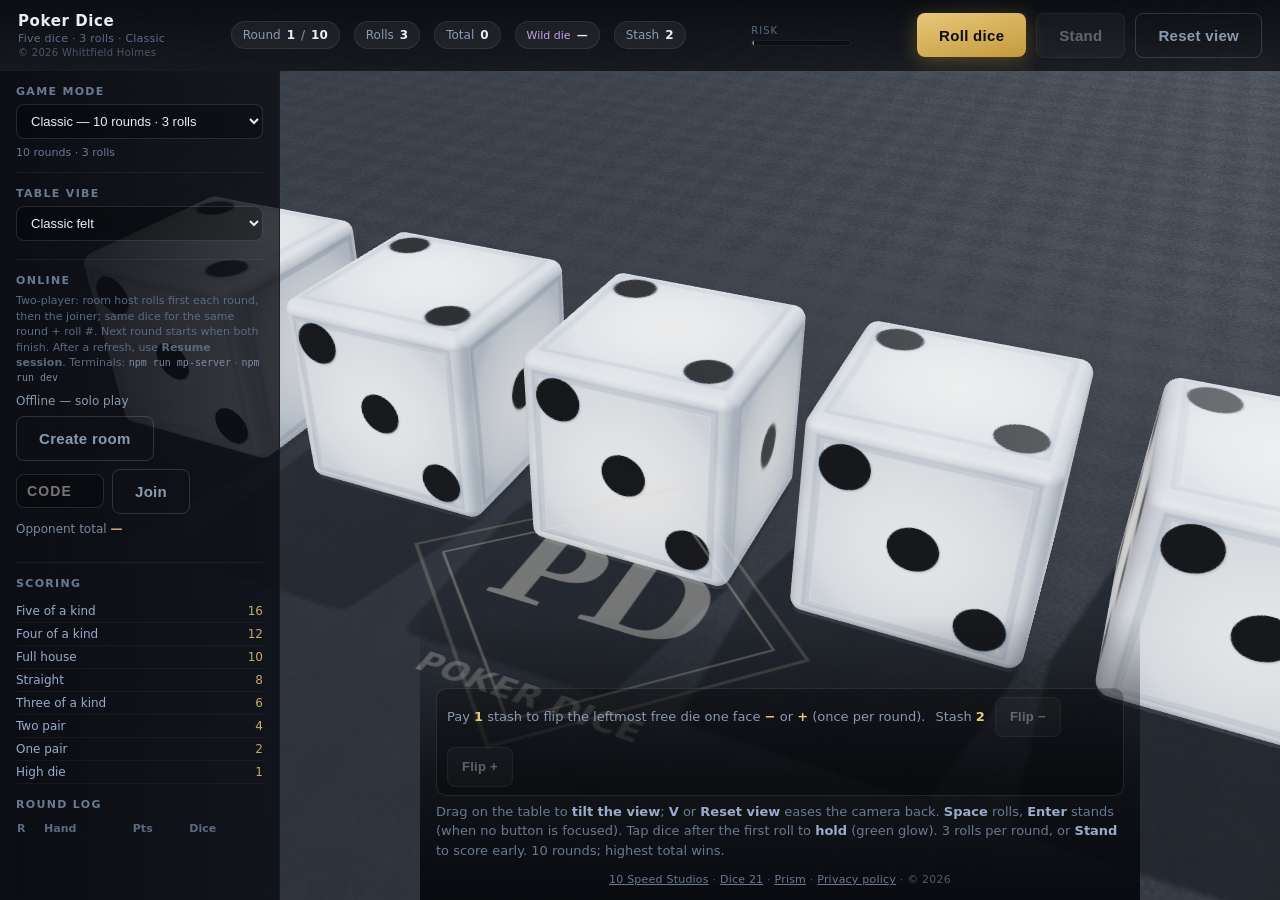
<file: poker-dice/index.html>
<!DOCTYPE html>
<!-- Poker Dice — Copyright © Whittfield Holmes. All rights reserved. -->
<html lang="en">
  <head>
    <meta charset="UTF-8" />
    <meta name="viewport" content="width=device-width, initial-scale=1.0, viewport-fit=cover" />
    <meta name="theme-color" content="#0c0e12" />
    <meta name="author" content="Whittfield Holmes" />
    <meta name="copyright" content="Whittfield Holmes" />
    <title>Poker Dice</title>
    <link rel="icon" href="/favicon.svg" type="image/svg+xml" />
    <style>
      * {
        box-sizing: border-box;
      }
      html,
      body {
        margin: 0;
        overflow: hidden;
        font-family: ui-sans-serif, system-ui, sans-serif;
        background: #0c0e12;
        touch-action: manipulation;
      }
      canvas {
        display: block;
        position: fixed;
        inset: 0;
        z-index: 0;
        touch-action: none;
      }
      .hand-scene-overlay {
        position: fixed;
        inset: 0;
        z-index: 1;
        pointer-events: none;
      }
      @keyframes handOverlayPop {
        0% {
          transform: translate(-50%, -52%) scale(0.42);
          opacity: 0;
        }
        26% {
          opacity: 1;
        }
        68% {
          transform: translate(-50%, -52%) scale(1.035);
        }
        100% {
          transform: translate(-50%, -52%) scale(1);
          opacity: 1;
        }
      }
      .hand-name-overlay-wrap {
        position: absolute;
        left: 0;
        top: 0;
        transform: translate(-50%, -52%) scale(1);
        transform-origin: center center;
        text-align: center;
        max-width: min(92vw, 520px);
        opacity: 0;
        transition: opacity 0.14s ease;
      }
      .hand-scene-overlay.is-visible .hand-name-overlay-wrap {
        opacity: 1;
      }
      .hand-name-overlay-wrap.hand-pop {
        animation: handOverlayPop 0.62s cubic-bezier(0.22, 1, 0.36, 1) forwards;
        transition: none;
      }
      .hand-name-overlay {
        margin: 0;
        font-size: clamp(1.5rem, 6.5vw, 2.85rem);
        font-weight: 800;
        line-height: 1.05;
        letter-spacing: 0.07em;
        text-transform: uppercase;
        color: #f4ead8;
        text-shadow:
          0 0 24px rgba(0, 0, 0, 0.95),
          0 3px 12px rgba(0, 0, 0, 0.92),
          0 0 2px #000;
      }
      .hand-detail-overlay {
        margin: 0.35em 0 0;
        font-size: clamp(0.78rem, 2.6vw, 1.05rem);
        font-weight: 600;
        letter-spacing: 0.04em;
        text-transform: none;
        color: rgba(232, 224, 208, 0.95);
        text-shadow: 0 2px 10px rgba(0, 0, 0, 0.88);
      }
      .hand-sigil-overlay {
        margin: 0 auto 0.4em;
        width: clamp(52px, 14vw, 76px);
        height: clamp(52px, 14vw, 76px);
        color: rgba(232, 210, 170, 0.95);
        filter: drop-shadow(0 2px 12px rgba(0, 0, 0, 0.75));
      }
      .hand-sigil-overlay .hand-sigil-svg {
        width: 100%;
        height: 100%;
        display: block;
      }
      @media (prefers-reduced-motion: reduce) {
        .hand-name-overlay-wrap {
          transition: none;
        }
        .hand-name-overlay-wrap.hand-pop {
          animation: none;
        }
      }
      #photoFinishOverlay {
        position: fixed;
        inset: 0;
        z-index: 50;
        pointer-events: none;
        display: flex;
        align-items: center;
        justify-content: center;
        opacity: 0;
        visibility: hidden;
        transition: opacity 0.12s ease, visibility 0.12s;
      }
      #photoFinishOverlay.is-visible {
        opacity: 1;
        visibility: visible;
      }
      #photoFinishOverlay .photo-flash {
        position: absolute;
        inset: 0;
        background: #fff;
        opacity: 0;
        animation: photoFlash 0.85s ease-out forwards;
      }
      @keyframes photoFlash {
        0% {
          opacity: 0.85;
        }
        35% {
          opacity: 0.22;
        }
        100% {
          opacity: 0;
        }
      }
      #photoFinishOverlay .photo-stamp {
        position: relative;
        z-index: 1;
        padding: 0.5em 1.1em;
        border: 3px solid rgba(20, 18, 14, 0.92);
        border-radius: 4px;
        background: rgba(12, 10, 8, 0.82);
        color: #f0e6d4;
        font-size: clamp(0.95rem, 3.2vw, 1.35rem);
        font-weight: 800;
        letter-spacing: 0.12em;
        text-transform: uppercase;
        text-shadow: 0 2px 8px #000;
        transform: rotate(-2.5deg) scale(0.92);
        animation: stampIn 0.45s cubic-bezier(0.22, 1, 0.36, 1) 0.08s forwards;
        box-shadow: 0 8px 32px rgba(0, 0, 0, 0.55);
      }
      @keyframes stampIn {
        from {
          transform: rotate(-8deg) scale(0.4);
          opacity: 0;
        }
        to {
          transform: rotate(-2.5deg) scale(1);
          opacity: 1;
        }
      }
      #photoFinishOverlay.duel-showdown .photo-flash {
        animation-duration: 1.05s;
      }
      @media (prefers-reduced-motion: reduce) {
        #photoFinishOverlay .photo-flash {
          animation: none;
          opacity: 0.15;
        }
        #photoFinishOverlay .photo-stamp {
          animation: none;
          transform: rotate(-2deg) scale(1);
          opacity: 1;
        }
      }
      #layout {
        position: fixed;
        inset: 0;
        z-index: 2;
        pointer-events: none;
        display: grid;
        grid-template-columns: minmax(220px, 280px) minmax(0, 1fr);
        grid-template-rows: auto 1fr;
        grid-template-areas:
          'top top'
          'side main';
        gap: 0;
        min-height: 0;
      }
      #topbar {
        grid-area: top;
        display: flex;
        flex-wrap: wrap;
        align-items: center;
        justify-content: space-between;
        gap: 12px 16px;
        padding: 12px 18px;
        padding-top: max(12px, env(safe-area-inset-top));
        padding-left: max(18px, env(safe-area-inset-left));
        padding-right: max(18px, env(safe-area-inset-right));
        background: linear-gradient(180deg, rgba(8, 10, 14, 0.94), rgba(8, 10, 14, 0.72));
        border-bottom: 1px solid rgba(255, 255, 255, 0.06);
        pointer-events: auto;
      }
      .brand {
        display: flex;
        flex-direction: column;
        gap: 2px;
        min-width: 0;
      }
      .brand h1 {
        margin: 0;
        font-size: 15px;
        font-weight: 700;
        letter-spacing: 0.04em;
        color: #e8eef8;
      }
      .brand .brand-tagline {
        margin: 0;
        font-size: 11px;
        color: #5c6b86;
        letter-spacing: 0.02em;
      }
      .copyright-brand {
        margin: 0;
        font-size: 10px;
        color: #4a5568;
        letter-spacing: 0.03em;
      }
      #stats {
        display: flex;
        flex-wrap: wrap;
        gap: 8px 14px;
        font-size: 13px;
        color: #8a9bb8;
      }
      .stat-pill {
        display: inline-flex;
        align-items: center;
        gap: 6px;
        padding: 6px 11px;
        border-radius: 999px;
        background: rgba(255, 255, 255, 0.06);
        border: 1px solid rgba(255, 255, 255, 0.08);
        font-size: 12px;
      }
      #stats strong {
        color: #e8eef8;
        font-variant-numeric: tabular-nums;
      }
      .risk-meter-wrap {
        display: flex;
        flex-direction: column;
        gap: 4px;
        min-width: 100px;
        max-width: 200px;
        pointer-events: auto;
      }
      .risk-meter-label {
        font-size: 10px;
        letter-spacing: 0.1em;
        text-transform: uppercase;
        color: #5a6a82;
      }
      .risk-meter-track {
        height: 6px;
        border-radius: 999px;
        background: rgba(0, 0, 0, 0.35);
        border: 1px solid rgba(255, 255, 255, 0.08);
        overflow: hidden;
      }
      .risk-meter-fill {
        height: 100%;
        width: 100%;
        transform-origin: left center;
        transform: scaleX(0.02);
        border-radius: 999px;
        background: linear-gradient(90deg, #3a5a8a, #c9a86a);
        transition: transform 0.2s ease, box-shadow 0.2s ease;
      }
      .risk-meter-fill.is-peak {
        box-shadow: 0 0 12px rgba(255, 150, 80, 0.45);
      }
      @keyframes juiceShake {
        0%,
        100% {
          transform: translate(0, 0);
        }
        20% {
          transform: translate(-3px, 1px);
        }
        40% {
          transform: translate(2px, -2px);
        }
        60% {
          transform: translate(-2px, -1px);
        }
        80% {
          transform: translate(2px, 1px);
        }
      }
      body.juice-shake {
        animation: juiceShake 0.22s ease-out;
      }
      @media (prefers-reduced-motion: reduce) {
        body.juice-shake {
          animation: none;
        }
      }
      #top-actions {
        display: flex;
        flex-wrap: wrap;
        gap: 10px;
        align-items: center;
      }
      #stage-spacer {
        grid-area: main;
        pointer-events: none;
        min-height: 0;
      }
      #sidebar {
        grid-area: side;
        padding: 14px 16px;
        padding-bottom: max(14px, env(safe-area-inset-bottom));
        background: linear-gradient(90deg, rgba(10, 12, 18, 0.96), rgba(10, 12, 18, 0.78));
        border-right: 1px solid rgba(255, 255, 255, 0.06);
        pointer-events: auto;
        overflow: auto;
        min-height: 0;
      }
      #sidebar h2 {
        margin: 0 0 10px;
        font-size: 11px;
        letter-spacing: 0.12em;
        text-transform: uppercase;
        color: #6a7a92;
      }
      #sidebar table {
        width: 100%;
        font-size: 12px;
        border-collapse: collapse;
        color: #9aaccc;
      }
      #sidebar td {
        padding: 4px 0;
        border-bottom: 1px solid rgba(255, 255, 255, 0.04);
      }
      #sidebar td.pts {
        text-align: right;
        font-variant-numeric: tabular-nums;
        color: #c4a86a;
      }
      #historyWrap {
        margin-top: 14px;
        max-height: min(220px, 32vh);
        overflow: auto;
        -webkit-overflow-scrolling: touch;
      }
      #historyWrap table {
        font-size: 11px;
      }
      #historyWrap th {
        text-align: left;
        color: #5a6a82;
        font-weight: 600;
        padding-bottom: 6px;
      }
      #modePanel {
        margin-bottom: 14px;
        padding-bottom: 12px;
        border-bottom: 1px solid rgba(255, 255, 255, 0.06);
      }
      #modePanel h2 {
        margin-bottom: 6px;
      }
      #tableVibePanel {
        margin-bottom: 14px;
        padding-bottom: 12px;
        border-bottom: 1px solid rgba(255, 255, 255, 0.06);
      }
      #tableVibePanel h2 {
        margin-bottom: 6px;
      }
      .mode-select {
        width: 100%;
        padding: 8px 10px;
        border-radius: 8px;
        border: 1px solid rgba(255, 255, 255, 0.12);
        background: rgba(0, 0, 0, 0.28);
        color: #e8eef8;
        font-size: 13px;
        margin-bottom: 6px;
        cursor: pointer;
      }
      .mode-desc {
        font-size: 11px;
        color: #6a7a92;
        line-height: 1.4;
        margin: 0;
      }
      .sr-only {
        position: absolute;
        width: 1px;
        height: 1px;
        padding: 0;
        margin: -1px;
        overflow: hidden;
        clip: rect(0, 0, 0, 0);
        white-space: nowrap;
        border: 0;
      }
      #mpPanel {
        margin-bottom: 14px;
        padding-bottom: 12px;
        border-bottom: 1px solid rgba(255, 255, 255, 0.06);
      }
      #mpPanel h2 {
        margin-bottom: 6px;
      }
      #mpPanel .mp-note {
        font-size: 11px;
        color: #5a6a82;
        line-height: 1.4;
        margin: 0 0 8px;
      }
      #mpPanel .mp-note code {
        font-size: 10px;
        color: #7a8aa8;
      }
      #mpStatus {
        font-size: 12px;
        color: #8a9aac;
        margin-bottom: 8px;
      }
      #mpStatus.mp-ok {
        color: #7ab88a;
      }
      #mpStatus.mp-warn {
        color: #c9a86a;
      }
      .mp-row {
        display: flex;
        flex-wrap: wrap;
        gap: 8px;
        align-items: center;
        margin-bottom: 8px;
      }
      .mp-join-group {
        display: inline-flex;
        flex-wrap: nowrap;
        align-items: center;
        gap: 8px;
      }
      #mpJoinInput {
        width: 5.5rem;
        padding: 8px 10px;
        border-radius: 8px;
        border: 1px solid rgba(255, 255, 255, 0.12);
        background: rgba(0, 0, 0, 0.25);
        color: #e8eef8;
        font-size: 14px;
        font-weight: 600;
        letter-spacing: 0.08em;
        text-transform: uppercase;
      }
      #mpOppLine {
        font-size: 12px;
        color: #7a8a9e;
        margin-bottom: 6px;
      }
      #mpOppLine strong {
        color: #c4a86a;
        font-variant-numeric: tabular-nums;
      }
      #mpOppDiceLine {
        margin-bottom: 8px;
        padding: 8px 10px;
        border-radius: 8px;
        background: rgba(0, 0, 0, 0.22);
        border: 1px solid rgba(255, 255, 255, 0.06);
      }
      .mp-opp-dice-caption {
        font-size: 10px;
        letter-spacing: 0.1em;
        text-transform: uppercase;
        color: #5a6a82;
        margin-bottom: 4px;
      }
      .mp-opp-dice-meta {
        font-size: 11px;
        color: #6a7a92;
        margin-bottom: 4px;
      }
      .mp-opp-dice-faces {
        font-size: 15px;
        font-weight: 600;
        font-variant-numeric: tabular-nums;
        color: #a8c4e8;
        letter-spacing: 0.02em;
        line-height: 1.35;
      }
      #mpRoomLine {
        font-size: 12px;
        color: #9aaccc;
        margin-bottom: 6px;
      }
      #mpRoomLine strong {
        letter-spacing: 0.12em;
      }
      .mp-seed {
        font-size: 11px;
        color: #5a6a82;
        line-height: 1.35;
        margin-bottom: 6px;
      }
      .mp-seed strong {
        font-variant-numeric: tabular-nums;
        color: #7a8a9e;
      }
      .mp-wait {
        font-size: 12px;
        color: #c9a86a;
        margin-bottom: 8px;
      }
      #bottom {
        grid-area: main;
        align-self: end;
        justify-self: stretch;
        padding: 6px 16px 14px;
        padding-bottom: max(14px, env(safe-area-inset-bottom));
        padding-left: max(16px, env(safe-area-inset-left));
        padding-right: max(16px, env(safe-area-inset-right));
        background: linear-gradient(
          to top,
          rgba(6, 8, 12, 0.94) 0%,
          rgba(6, 8, 12, 0.72) 42%,
          rgba(6, 8, 12, 0.35) 72%,
          transparent 100%
        );
        pointer-events: auto;
        max-width: min(720px, 100%);
        justify-self: center;
        width: 100%;
      }
      .btn-row {
        display: flex;
        flex-wrap: wrap;
        gap: 10px;
        align-items: center;
      }
      button {
        cursor: pointer;
        border: none;
        border-radius: 8px;
        padding: 13px 22px;
        min-height: 44px;
        min-width: 44px;
        font-size: 15px;
        font-weight: 600;
        letter-spacing: 0.02em;
        transition: transform 0.07s ease;
      }
      button:focus-visible {
        outline: 2px solid rgba(180, 200, 255, 0.55);
        outline-offset: 2px;
      }
      button:active:not(:disabled) {
        transform: scale(0.98);
      }
      @media (prefers-reduced-motion: reduce) {
        button {
          transition: none;
        }
        button:active:not(:disabled) {
          transform: none;
        }
      }
      button.primary {
        color: #0c0e12;
        background: linear-gradient(165deg, #e8c87a, #c49a3c);
        box-shadow: 0 4px 20px rgba(196, 154, 60, 0.35);
      }
      button.secondary {
        color: #d4dce8;
        background: rgba(255, 255, 255, 0.08);
        border: 1px solid rgba(255, 255, 255, 0.12);
      }
      button.ghost {
        color: #8a9aaf;
        background: transparent;
        border: 1px solid rgba(255, 255, 255, 0.15);
      }
      button:disabled {
        opacity: 0.4;
        cursor: not-allowed;
      }
      @media (hover: hover) {
        button:hover:not(:disabled).primary {
          filter: brightness(1.06);
        }
        button:hover:not(:disabled).secondary {
          background: rgba(255, 255, 255, 0.12);
        }
        button:hover:not(:disabled).ghost {
          color: #b8c4dc;
          border-color: rgba(255, 255, 255, 0.22);
        }
      }
      .result-row {
        display: flex;
        align-items: flex-start;
        gap: 14px;
        margin-top: 4px;
        min-height: 44px;
        color: #d4dce8;
        text-shadow: 0 1px 4px #000;
      }
      .hand-sigil {
        flex-shrink: 0;
        width: 56px;
        height: 56px;
        color: #c9a86a;
        opacity: 0.95;
      }
      .hand-sigil .hand-sigil-svg {
        width: 100%;
        height: 100%;
        display: block;
      }
      .result-text {
        min-width: 0;
        flex: 1;
      }
      #result strong {
        display: block;
        font-size: clamp(18px, 4.5vw, 22px);
        font-weight: 700;
        color: #f0e6d4;
        margin-bottom: 4px;
      }
      #result span.detail {
        font-size: 14px;
        color: #8a9aaf;
      }
      #commentatorLine {
        margin-top: 4px;
        font-size: 13px;
        font-style: italic;
        color: #9aaccc;
        line-height: 1.35;
      }
      #pushLuckRow {
        margin-top: 6px;
        display: flex;
        flex-wrap: wrap;
        align-items: center;
        gap: 10px;
        padding: 8px 10px;
        border-radius: 10px;
        background: rgba(0, 0, 0, 0.28);
        /* Real border follows the rounded rect evenly (inset ring looked like a broken dash above #hint) */
        border: 1px solid rgba(255, 255, 255, 0.1);
        font-size: 13px;
        color: #8a9aaf;
      }
      #pushLuckRow strong {
        color: #e8c87a;
        font-variant-numeric: tabular-nums;
      }
      #pushLuckRow button {
        padding: 8px 14px;
        min-height: 40px;
        font-size: 13px;
      }
      .wild-pill {
        font-size: 11px;
        color: #c8a0e8;
      }
      #faces {
        margin-top: 6px;
        font-size: 12px;
        font-variant-numeric: tabular-nums;
        color: #6a7a92;
      }
      #hint {
        margin-top: 6px;
        font-size: 13px;
        color: #6a7a92;
        line-height: 1.5;
      }
      #hint strong {
        color: #9aaccc;
      }
      #gameOver {
        margin-top: 12px;
        padding: 14px;
        border-radius: 12px;
        background: rgba(80, 40, 100, 0.25);
        border: 1px solid rgba(180, 120, 220, 0.35);
        color: #e8d4f8;
      }
      #gameOver .final {
        font-size: 20px;
        font-weight: 700;
        margin-bottom: 8px;
      }
      #gameOver .score-meaning-body {
        margin: 0 0 14px;
        font-size: 13px;
        line-height: 1.5;
        color: #c8d0e4;
      }
      #gameOver .score-meaning-body p {
        margin: 0 0 8px;
      }
      #gameOver .score-meaning-body p:last-child {
        margin-bottom: 0;
      }
      .copyright {
        margin: 8px 0 0;
        padding-top: 0;
        font-size: 11px;
        color: #4a5a6e;
        letter-spacing: 0.02em;
        text-align: center;
      }
      #scoreTableMini {
        font-size: 11px;
        color: #5a6a82;
        margin-top: 8px;
        word-break: break-word;
      }
      button.pd-game-picker-brand {
        background: transparent;
        border: none;
        padding: 0;
        margin: 0;
        font: inherit;
        text-align: left;
        cursor: pointer;
        -webkit-appearance: none;
        appearance: none;
        color: inherit;
        display: flex;
        flex-direction: column;
        gap: 2px;
        min-width: 0;
        -webkit-tap-highlight-color: transparent;
      }
      button.pd-game-picker-brand:focus-visible {
        outline: 2px solid rgba(200, 170, 100, 0.55);
        outline-offset: 2px;
        border-radius: 4px;
      }
      .pd-game-picker-panel {
        position: fixed;
        z-index: 10020;
        min-width: 196px;
        padding: 8px 0;
        border-radius: 10px;
        background: linear-gradient(180deg, #1e2230 0%, #12151e 100%);
        border: 1px solid rgba(255, 255, 255, 0.12);
        box-shadow:
          0 0 0 1px rgba(0, 0, 0, 0.35) inset,
          0 14px 40px rgba(0, 0, 0, 0.55);
        pointer-events: auto;
      }
      .pd-game-picker-panel[hidden] {
        display: none !important;
      }
      .pd-game-picker-heading {
        margin: 0;
        padding: 4px 14px 8px;
        font-size: 10px;
        font-weight: 700;
        letter-spacing: 0.14em;
        text-transform: uppercase;
        color: #6a7488;
        border-bottom: 1px solid rgba(255, 255, 255, 0.06);
      }
      .pd-game-picker-link {
        display: block;
        padding: 10px 16px;
        font-size: 14px;
        font-weight: 600;
        color: #d8e0f0;
        text-decoration: none;
        transition: background 0.12s ease;
      }
      .pd-game-picker-link:hover {
        background: rgba(255, 255, 255, 0.06);
      }
      .pd-game-picker-link:focus-visible {
        outline: 2px solid rgba(232, 200, 122, 0.55);
        outline-offset: -2px;
      }
      .pd-game-picker-link.is-current {
        color: #e8c87a;
        background: rgba(232, 200, 122, 0.08);
      }
      /* ——— Mobile & narrow tablets ——— */
      @media (max-width: 820px) {
        #layout {
          display: flex;
          flex-direction: column;
          height: 100%;
          height: 100dvh;
          max-height: -webkit-fill-available;
        }
        #topbar {
          flex-shrink: 0;
          flex-direction: column;
          align-items: stretch;
        }
        .brand {
          flex-direction: row;
          align-items: baseline;
          justify-content: space-between;
          gap: 12px;
        }
        .brand .brand-tagline {
          display: none;
        }
        #stats {
          justify-content: center;
        }
        #top-actions {
          justify-content: stretch;
        }
        #top-actions button {
          flex: 1 1 calc(50% - 6px);
          justify-content: center;
        }
        #stage-spacer {
          flex: 1 1 auto;
          min-height: 80px;
          width: 100%;
        }
        #sidebar {
          order: 4;
          flex: 0 1 auto;
          max-height: min(34vh, 280px);
          overflow-y: auto;
          border-right: none;
          border-top: 1px solid rgba(255, 255, 255, 0.08);
          -webkit-overflow-scrolling: touch;
        }
        #bottom {
          order: 3;
          flex-shrink: 0;
          max-width: 100%;
          background: linear-gradient(
            to top,
            rgba(8, 10, 14, 0.92) 0%,
            rgba(8, 10, 14, 0.65) 45%,
            rgba(8, 10, 14, 0.28) 78%,
            transparent 100%
          );
        }
      }
      @media (max-width: 420px) {
        .stat-pill {
          font-size: 11px;
          padding: 5px 9px;
        }
        #stats {
          gap: 6px;
        }
      }
    </style>
    <script type="module" crossorigin src="/assets/main-C0mZDoeW.js"></script>
    <link rel="modulepreload" crossorigin href="/assets/modulepreload-polyfill-B5Qt9EMX.js">
    <link rel="modulepreload" crossorigin href="/assets/audio-D0LHhIrN.js">
    <script src="/assets/game-picker.js" defer></script>
  </head>
  <body>
    <div id="layout">
      <header id="topbar">
        <button
          type="button"
          class="brand pd-game-picker-brand"
          data-game-picker-panel="pdGamePicker"
          id="pdGamePickerTrigger"
          aria-expanded="false"
          aria-haspopup="true"
          aria-controls="pdGamePicker"
          title="Open games menu"
        >
          <h1>Poker Dice</h1>
          <p id="modeTagline" class="brand-tagline">Five dice · rolls · best hand</p>
          <p class="copyright-brand">© <span class="copyright-year"></span> Whittfield Holmes</p>
        </button>
        <div id="stats">
          <span class="stat-pill">Round <strong id="roundNum">1</strong> / <strong id="maxRoundsNum">10</strong></span>
          <span class="stat-pill">Rolls <strong id="rollsLeft">3</strong></span>
          <span class="stat-pill">Total <strong id="totalScore">0</strong></span>
          <span id="wildPill" class="stat-pill wild-pill" hidden>Wild die <strong id="wildDieLabel">—</strong></span>
          <span id="stashPill" class="stat-pill" hidden>Stash <strong id="stashNum">2</strong></span>
        </div>
        <div id="riskMeterWrap" class="risk-meter-wrap" title="Builds with rolls used and dice held">
          <span class="risk-meter-label">Risk</span>
          <div class="risk-meter-track"><div id="riskMeterFill" class="risk-meter-fill"></div></div>
        </div>
        <div id="top-actions" class="btn-row">
          <button type="button" class="primary" id="rollBtn">Roll dice</button>
          <button type="button" class="secondary" id="standBtn" disabled>Stand</button>
          <button type="button" class="ghost" id="resetViewBtn" title="Reset camera (V)">
            Reset view
          </button>
        </div>
      </header>
      <div
        id="pdGamePicker"
        class="pd-game-picker-panel"
        hidden
        role="menu"
        aria-label="Choose a game"
      >
        <p class="pd-game-picker-heading">Games</p>
        <a href="../dice-21/index.html" class="pd-game-picker-link" target="_blank" rel="noopener noreferrer">Dice 21</a>
        <a href="index.html" class="pd-game-picker-link is-current" target="_blank" rel="noopener noreferrer">Poker Dice</a>
      </div>
      <div id="stage-spacer" aria-hidden="true"></div>
      <aside id="sidebar">
        <div id="modePanel">
          <h2>Game mode</h2>
          <label class="sr-only" for="gameModeSelect">Game mode</label>
          <select id="gameModeSelect" class="mode-select" title="Game mode"></select>
          <p id="modeDescription" class="mode-desc"></p>
        </div>
        <div id="tableVibePanel">
          <h2>Table vibe</h2>
          <label class="sr-only" for="tableVibeSelect">Table vibe</label>
          <select id="tableVibeSelect" class="mode-select" title="Lighting and felt mood"></select>
        </div>
        <div id="mpPanel">
          <h2>Online</h2>
          <p class="mp-note">
            Two-player: room host rolls first each round, then the joiner; same dice for the same round +
            roll #. Next round starts when both finish. After a refresh, use <strong>Resume session</strong>.
            Terminals:
            <code>npm run mp-server</code> · <code>npm run dev</code>
          </p>
          <div id="mpStatus">Offline — solo play</div>
          <div class="mp-row">
            <button type="button" class="ghost" id="mpCreateBtn">Create room</button>
            <div class="mp-join-group">
              <input id="mpJoinInput" type="text" maxlength="4" autocomplete="off" placeholder="CODE" title="Room code" />
              <button type="button" class="ghost" id="mpJoinBtn">Join</button>
            </div>
          </div>
          <div id="mpRoomLine" hidden>Room <strong id="mpCode"></strong></div>
          <div id="mpSeedLine" hidden class="mp-seed">
            Matching round + roll # uses the same five dice — seed <strong id="mpSeed"></strong>
          </div>
          <div id="mpOppLine">Opponent total <strong id="mpOppTotal">—</strong></div>
          <div id="mpOppDiceLine" hidden>
            <div class="mp-opp-dice-caption">Opponent dice</div>
            <div id="mpOppDiceMeta" class="mp-opp-dice-meta"></div>
            <div id="mpOppDiceFaces" class="mp-opp-dice-faces">—</div>
          </div>
          <div id="mpWaitLine" class="mp-wait" hidden>Waiting for opponent to finish this round…</div>
          <div class="mp-row">
            <button type="button" class="ghost" id="mpReconnectBtn" hidden>Resume session</button>
            <button type="button" class="ghost" id="mpDisconnectBtn" hidden>Disconnect</button>
          </div>
        </div>
        <h2>Scoring</h2>
        <table id="scoreBody"></table>
        <div id="historyWrap">
          <h2>Round log</h2>
          <table>
            <thead>
              <tr>
                <th>R</th>
                <th>Hand</th>
                <th>Pts</th>
                <th>Dice</th>
              </tr>
            </thead>
            <tbody id="historyBody"></tbody>
          </table>
        </div>
      </aside>
      <div id="photoFinishOverlay" aria-hidden="true">
        <div class="photo-flash"></div>
        <div class="photo-stamp">ROUND —</div>
      </div>
      <div id="bottom">
        <div id="result" class="result-row">
          <div id="handSigil" class="hand-sigil" aria-hidden="true"></div>
          <div class="result-text">
            <strong id="handName"></strong>
            <span class="detail" id="handDetail"></span>
            <div id="faces"></div>
          </div>
        </div>
        <p id="commentatorLine" hidden></p>
        <div id="pushLuckRow" hidden>
          <span>Pay <strong>1</strong> stash to flip the leftmost free die one face <strong>−</strong> or <strong>+</strong> (once per round).</span>
          <span>Stash <strong id="stashNumBottom">2</strong></span>
          <button type="button" class="secondary" id="flipMinusBtn" disabled>Flip −</button>
          <button type="button" class="secondary" id="flipPlusBtn" disabled>Flip +</button>
        </div>
        <p id="hint"></p>
        <div id="scoreTableMini"></div>
        <div id="gameOver" hidden>
          <div class="final"></div>
          <div id="scoreMeaningBody" class="score-meaning-body"></div>
          <button type="button" class="primary" id="newGameBtn">Play again</button>
        </div>
        <p class="copyright">
          <a href="/" style="color: #6a7a92">10 Speed Studios</a>
          ·
          <a href="../dice-21/index.html" style="color: #6a7a92">Dice 21</a>
          ·
          <a href="../prism/" style="color: #6a7a92">Prism</a>
          ·
          <a href="../privacy-policy/" style="color: #6a7a92">Privacy policy</a>
          · © <span class="copyright-year"></span>
        </p>
      </div>
    </div>
    <script>
      for (const el of document.querySelectorAll('.copyright-year')) {
        el.textContent = new Date().getFullYear()
      }
    </script>
  </body>
</html>
</file>
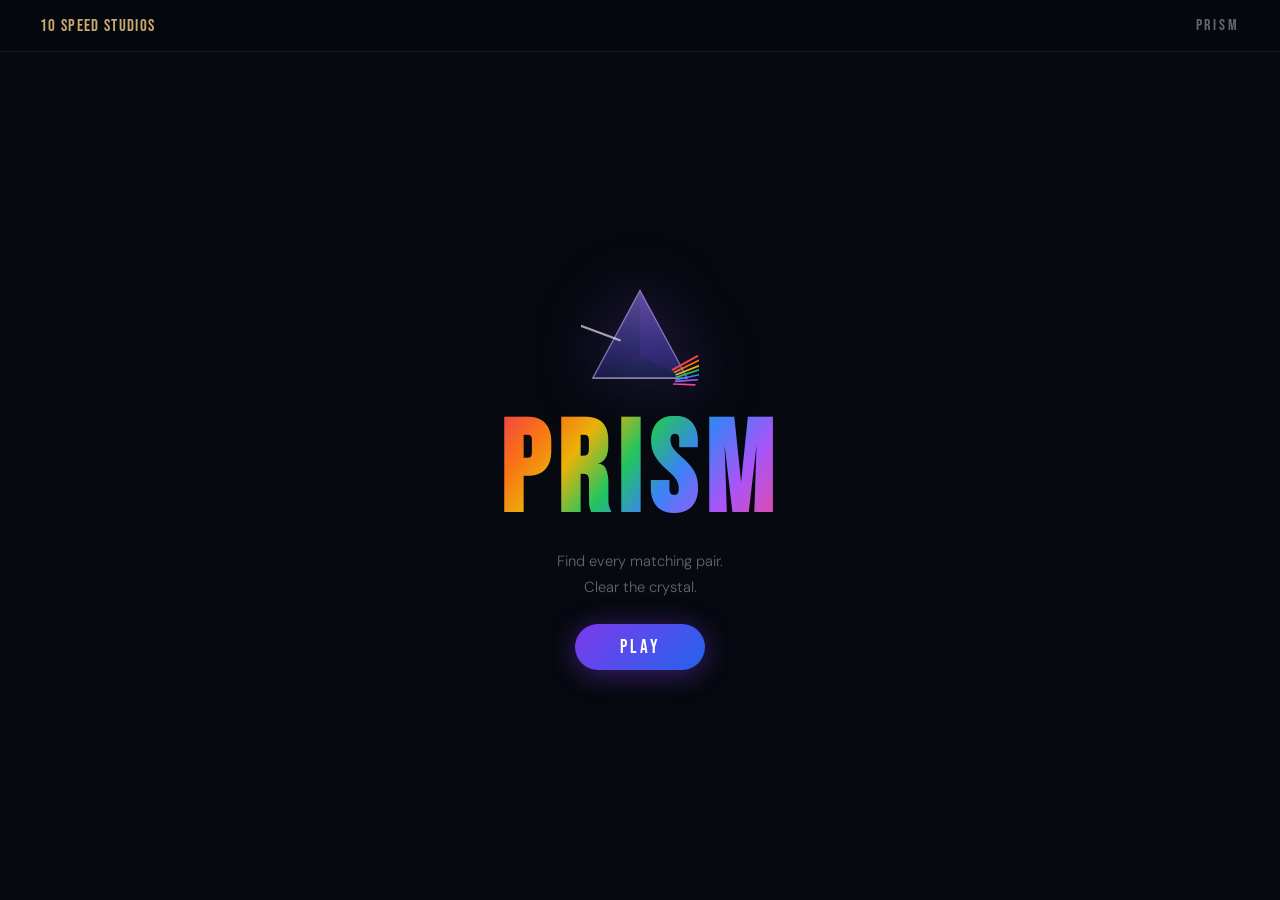
<file: prism-old/index.html>
<!DOCTYPE html>
<html lang="en">
<head>
  <meta charset="UTF-8" />
  <meta name="viewport" content="width=device-width, initial-scale=1" />
  <title>Prism · 10 Speed Studios</title>
  <meta name="description" content="Prism — find every matching pair. Clear the crystal." />
  <link rel="preconnect" href="https://fonts.googleapis.com" />
  <link href="https://fonts.googleapis.com/css2?family=Bebas+Neue&family=DM+Sans:opsz,wght@9..40,300;9..40,400;9..40,500&display=swap" rel="stylesheet" />
  <style>
    *, *::before, *::after { box-sizing: border-box; margin: 0; padding: 0; }

    :root {
      --bg:    #06090f;
      --bg2:   #0c1220;
      --edge:  rgba(255, 255, 255, 0.07);
      --text:  #e8eaf0;
      --muted: rgba(232, 234, 240, 0.42);
      --gold:  #c8a96e;
    }

    html, body {
      min-height: 100%;
      background: var(--bg);
      color: var(--text);
      font-family: 'DM Sans', system-ui, sans-serif;
    }

    /* ── Nav ─────────────────────────────────── */
    .p-nav {
      position: fixed;
      top: 0; left: 0; right: 0;
      z-index: 100;
      height: 52px;
      display: flex;
      align-items: center;
      justify-content: space-between;
      padding: 0 clamp(1rem, 4vw, 2.5rem);
      background: rgba(6, 9, 15, 0.9);
      backdrop-filter: blur(14px);
      border-bottom: 1px solid var(--edge);
    }

    .p-nav-home {
      font-family: 'Bebas Neue', sans-serif;
      font-size: 1.05rem;
      letter-spacing: 0.08em;
      color: var(--gold);
      text-decoration: none;
      transition: color 0.18s;
    }
    .p-nav-home:hover { color: var(--text); }

    .p-nav-title {
      font-family: 'Bebas Neue', sans-serif;
      font-size: 1rem;
      letter-spacing: 0.18em;
      color: var(--muted);
    }

    .p-nav-restart {
      width: 32px; height: 32px;
      display: flex; align-items: center; justify-content: center;
      background: none;
      border: 1px solid var(--edge);
      border-radius: 6px;
      color: var(--muted);
      font-size: 1.05rem;
      cursor: pointer;
      transition: color 0.18s, border-color 0.18s;
    }
    .p-nav-restart:hover { color: var(--text); border-color: rgba(255,255,255,0.2); }
    .p-nav-restart[hidden] { display: none; }

    /* ── Screens ─────────────────────────────── */
    body { padding-top: 52px; }

    .screen {
      min-height: calc(100vh - 52px);
      display: flex;
      flex-direction: column;
      align-items: center;
      justify-content: center;
      padding: 1.5rem 1rem;
    }
    .screen:not(.active) { display: none; }

    /* ── Start screen ────────────────────────── */
    .start-inner {
      display: flex;
      flex-direction: column;
      align-items: center;
      gap: 1.1rem;
      text-align: center;
    }

    .prism-icon {
      width: clamp(80px, 14vw, 118px);
      filter: drop-shadow(0 0 32px rgba(140, 80, 255, 0.55));
    }

    .prism-title {
      font-family: 'Bebas Neue', sans-serif;
      font-size: clamp(4.5rem, 14vw, 8rem);
      letter-spacing: 0.06em;
      line-height: 0.9;
      background: linear-gradient(
        128deg,
        #ef4444 0%, #f97316 14%, #eab308 28%,
        #22c55e 44%, #3b82f6 60%, #a855f7 78%, #ec4899 100%
      );
      -webkit-background-clip: text;
      -webkit-text-fill-color: transparent;
      background-clip: text;
    }

    .prism-sub {
      font-size: 0.92rem;
      color: var(--muted);
      font-weight: 300;
      line-height: 1.75;
    }

    .prism-best {
      font-size: 0.78rem;
      color: var(--muted);
      letter-spacing: 0.04em;
    }
    .prism-best strong { color: var(--gold); }

    /* ── Buttons ─────────────────────────────── */
    .btn-primary {
      padding: 0.7rem 2.8rem;
      background: linear-gradient(135deg, #7c3aed, #2563eb);
      color: #fff;
      font-family: 'Bebas Neue', sans-serif;
      font-size: 1.2rem;
      letter-spacing: 0.16em;
      border: none;
      border-radius: 100px;
      cursor: pointer;
      box-shadow: 0 4px 28px rgba(124, 58, 237, 0.45);
      transition: opacity 0.18s, transform 0.14s;
      margin-top: 0.4rem;
    }
    .btn-primary:hover  { opacity: 0.85; transform: translateY(-2px); }
    .btn-primary:active { transform: none; }

    .btn-link {
      font-size: 0.8rem;
      color: var(--muted);
      text-decoration: none;
      letter-spacing: 0.04em;
      transition: color 0.18s;
      border: none;
      background: none;
      cursor: pointer;
    }
    .btn-link:hover { color: var(--text); }

    /* ── HUD ─────────────────────────────────── */
    .hud {
      display: flex;
      gap: clamp(1.75rem, 7vw, 4rem);
      margin-bottom: 1.4rem;
    }

    .hud-item { text-align: center; }

    .hud-val {
      font-family: 'Bebas Neue', sans-serif;
      font-size: 2.1rem;
      letter-spacing: 0.04em;
      line-height: 1;
    }
    .hud-val .sub {
      font-size: 0.65em;
      opacity: 0.4;
    }

    .hud-label {
      margin-top: 3px;
      font-size: 0.65rem;
      letter-spacing: 0.2em;
      text-transform: uppercase;
      color: var(--muted);
    }

    /* ── Board ───────────────────────────────── */
    .board {
      display: grid;
      grid-template-columns: repeat(4, 1fr);
      gap: clamp(8px, 1.8vw, 13px);
      width: min(480px, 94vw);
    }

    /* ── Card ────────────────────────────────── */
    .card {
      aspect-ratio: 5 / 7;
      cursor: pointer;
      perspective: 700px;
      user-select: none;
      -webkit-user-select: none;
    }
    .card:focus-visible {
      outline: 2px solid rgba(255,255,255,0.3);
      outline-offset: 3px;
      border-radius: 8px;
    }

    .card-inner {
      position: relative;
      width: 100%; height: 100%;
      transform-style: preserve-3d;
      transition: transform 0.38s cubic-bezier(0.4, 0.2, 0.2, 1);
      border-radius: 8px;
    }
    .card.flipped .card-inner,
    .card.matched .card-inner { transform: rotateY(180deg); }

    .card-face {
      position: absolute;
      inset: 0;
      border-radius: 8px;
      backface-visibility: hidden;
      -webkit-backface-visibility: hidden;
    }

    /* Card back */
    .card-back {
      background: var(--bg2);
      border: 1px solid rgba(255,255,255,0.07);
      display: flex;
      align-items: center;
      justify-content: center;
      overflow: hidden;
    }
    .card-back::before {
      content: '';
      position: absolute;
      inset: 0;
      background: repeating-linear-gradient(
        60deg,
        transparent, transparent 8px,
        rgba(255,255,255,0.011) 8px, rgba(255,255,255,0.011) 9px
      );
    }
    .card-back-mark {
      width: 36%;
      opacity: 0.13;
    }

    /* Card front */
    .card-front {
      transform: rotateY(180deg);
      background: var(--bg2);
      border: 1px solid var(--gem-border, rgba(255,255,255,0.1));
      display: flex;
      flex-direction: column;
      align-items: center;
      justify-content: center;
      gap: 6px;
      padding: 8px 4px;
      overflow: hidden;
    }
    /* colour wash */
    .card-front::before {
      content: '';
      position: absolute;
      inset: 0;
      background: var(--gem-color);
      opacity: 0.055;
      pointer-events: none;
    }
    /* radial glow */
    .card-front::after {
      content: '';
      position: absolute;
      inset: 0;
      background: radial-gradient(ellipse at 50% 32%, var(--gem-glow), transparent 62%);
      opacity: 0.5;
      pointer-events: none;
    }

    .gem-svg {
      width: 58%;
      position: relative;
      z-index: 1;
      filter: drop-shadow(0 2px 10px var(--gem-glow));
    }

    .gem-name {
      font-family: 'Bebas Neue', sans-serif;
      font-size: clamp(0.48rem, 1.3vw, 0.66rem);
      letter-spacing: 0.16em;
      color: var(--gem-color);
      opacity: 0.78;
      position: relative;
      z-index: 1;
    }

    /* Matched */
    .card.matched .card-front {
      border-color: var(--gem-border-hi, rgba(255,255,255,0.25));
    }
    .card.matched .card-front::before { opacity: 0.1; }
    .card.matched .card-front::after  { opacity: 0.75; }
    .card.matched .card-inner {
      animation: matchPop 0.42s cubic-bezier(0.34, 1.56, 0.64, 1);
    }
    @keyframes matchPop {
      0%   { transform: rotateY(180deg) scale(1); }
      50%  { transform: rotateY(180deg) scale(1.09); }
      100% { transform: rotateY(180deg) scale(1); }
    }

    /* Wrong shake */
    .card.wrong .card-inner {
      animation: shakeWrong 0.38s ease;
    }
    @keyframes shakeWrong {
      0%, 100% { transform: rotateY(180deg) translateX(0); }
      22%       { transform: rotateY(180deg) translateX(-7px); }
      60%       { transform: rotateY(180deg) translateX( 7px); }
      82%       { transform: rotateY(180deg) translateX(-3px); }
    }

    /* ── Win screen ──────────────────────────── */
    .win-inner {
      display: flex;
      flex-direction: column;
      align-items: center;
      gap: 1.4rem;
      text-align: center;
    }

    .win-badge {
      width: clamp(68px, 12vw, 105px);
      filter: drop-shadow(0 0 32px rgba(34, 197, 94, 0.55));
    }

    .win-title {
      font-family: 'Bebas Neue', sans-serif;
      font-size: clamp(3rem, 9vw, 5rem);
      letter-spacing: 0.05em;
      line-height: 0.92;
      background: linear-gradient(125deg, #22c55e 20%, #3b82f6 100%);
      -webkit-background-clip: text;
      -webkit-text-fill-color: transparent;
      background-clip: text;
    }

    .win-stats {
      display: flex;
      gap: 2.5rem;
    }

    .win-stat {
      display: flex;
      flex-direction: column;
      align-items: center;
      gap: 4px;
    }

    .win-stat-val {
      font-family: 'Bebas Neue', sans-serif;
      font-size: 2.2rem;
      letter-spacing: 0.04em;
      line-height: 1;
    }

    .win-stat-label {
      font-size: 0.65rem;
      letter-spacing: 0.2em;
      text-transform: uppercase;
      color: var(--muted);
    }

    .win-new-best {
      font-size: 0.78rem;
      color: var(--gold);
      letter-spacing: 0.1em;
    }
    .win-new-best[hidden] { display: none; }

    /* ── Responsive ──────────────────────────── */
    @media (max-height: 760px) { .board { width: min(400px, 94vw); } }
    @media (max-width: 380px)  { .gem-name { display: none; } }
  </style>
</head>
<body>

  <nav class="p-nav">
    <a href="/" class="p-nav-home">10 Speed Studios</a>
    <span class="p-nav-title">PRISM</span>
    <button id="btnRestart" class="p-nav-restart" hidden aria-label="Restart game">↺</button>
  </nav>

  <!-- ── Start ─────────────────────────────────── -->
  <div id="screenStart" class="screen active">
    <div class="start-inner">

      <div class="prism-icon" aria-hidden="true">
        <svg viewBox="0 0 140 132" fill="none" xmlns="http://www.w3.org/2000/svg">
          <defs>
            <linearGradient id="prism_body" x1="70" y1="10" x2="70" y2="114" gradientUnits="userSpaceOnUse">
              <stop offset="0%"   stop-color="#b090ff" stop-opacity="0.6"/>
              <stop offset="100%" stop-color="#4060e0" stop-opacity="0.2"/>
            </linearGradient>
          </defs>
          <polygon points="70,10 126,114 14,114"
            fill="url(#prism_body)" stroke="rgba(200,180,255,0.65)" stroke-width="1.5"/>
          <polygon points="70,10 126,114 70,88" fill="rgba(80,40,180,0.22)"/>
          <polygon points="70,10 14,114 70,88"  fill="rgba(40,20,100,0.18)"/>
          <line x1="14"  y1="114" x2="126" y2="114" stroke="rgba(255,255,255,0.28)" stroke-width="1.5"/>
          <!-- input ray -->
          <line x1="0"   y1="52"  x2="46"  y2="69"  stroke="rgba(255,255,255,0.62)" stroke-width="2.5" stroke-linecap="round"/>
          <!-- spectrum -->
          <line x1="109" y1="104" x2="138" y2="88"  stroke="#ef4444" stroke-width="2.5" stroke-linecap="round"/>
          <line x1="111" y1="107" x2="140" y2="93"  stroke="#f97316" stroke-width="2"   stroke-linecap="round"/>
          <line x1="113" y1="110" x2="141" y2="99"  stroke="#eab308" stroke-width="2"   stroke-linecap="round"/>
          <line x1="113" y1="113" x2="141" y2="104" stroke="#22c55e" stroke-width="2"   stroke-linecap="round"/>
          <line x1="113" y1="116" x2="140" y2="110" stroke="#3b82f6" stroke-width="2"   stroke-linecap="round"/>
          <line x1="112" y1="118" x2="138" y2="116" stroke="#a855f7" stroke-width="2"   stroke-linecap="round"/>
          <line x1="110" y1="121" x2="135" y2="122" stroke="#ec4899" stroke-width="2"   stroke-linecap="round"/>
        </svg>
      </div>

      <h1 class="prism-title">PRISM</h1>
      <p class="prism-sub">Find every matching pair.<br>Clear the crystal.</p>
      <p id="bestDisplay" class="prism-best" hidden>Best: <strong id="bestVal">—</strong> moves</p>
      <button id="btnStart" class="btn-primary">Play</button>
    </div>
  </div>

  <!-- ── Game ──────────────────────────────────── -->
  <div id="screenGame" class="screen">
    <div class="hud" role="status" aria-live="polite" aria-label="Game stats">
      <div class="hud-item">
        <div class="hud-val" id="statMoves">0</div>
        <div class="hud-label">Moves</div>
      </div>
      <div class="hud-item">
        <div class="hud-val">
          <span id="statMatched">0</span><span class="sub">/4</span>
        </div>
        <div class="hud-label">Matched</div>
      </div>
      <div class="hud-item">
        <div class="hud-val" id="statTime">0:00</div>
        <div class="hud-label">Time</div>
      </div>
    </div>
    <div id="board" class="board" role="grid" aria-label="Prism matching board" style="width:min(360px,94vw)"></div>
  </div>

  <!-- ── Win ───────────────────────────────────── -->
  <div id="screenWin" class="screen">
    <div class="win-inner">

      <div class="win-badge" aria-hidden="true">
        <svg viewBox="0 0 140 132" fill="none" xmlns="http://www.w3.org/2000/svg">
          <defs>
            <linearGradient id="win_body" x1="70" y1="10" x2="70" y2="114" gradientUnits="userSpaceOnUse">
              <stop offset="0%"   stop-color="#4ade80" stop-opacity="0.6"/>
              <stop offset="100%" stop-color="#22d3ee" stop-opacity="0.2"/>
            </linearGradient>
          </defs>
          <polygon points="70,10 126,114 14,114"
            fill="url(#win_body)" stroke="rgba(150,255,200,0.55)" stroke-width="1.5"/>
          <polygon points="70,10 126,114 70,88" fill="rgba(20,100,60,0.22)"/>
          <polygon points="70,10 14,114 70,88"  fill="rgba(10,60,40,0.18)"/>
          <line x1="14"  y1="114" x2="126" y2="114" stroke="rgba(255,255,255,0.28)" stroke-width="1.5"/>
          <line x1="0"   y1="52"  x2="46"  y2="69"  stroke="rgba(255,255,255,0.62)" stroke-width="2.5" stroke-linecap="round"/>
          <line x1="109" y1="104" x2="138" y2="88"  stroke="#ef4444" stroke-width="2.5" stroke-linecap="round"/>
          <line x1="111" y1="107" x2="140" y2="93"  stroke="#f97316" stroke-width="2"   stroke-linecap="round"/>
          <line x1="113" y1="110" x2="141" y2="99"  stroke="#eab308" stroke-width="2"   stroke-linecap="round"/>
          <line x1="113" y1="113" x2="141" y2="104" stroke="#22c55e" stroke-width="2"   stroke-linecap="round"/>
          <line x1="113" y1="116" x2="140" y2="110" stroke="#3b82f6" stroke-width="2"   stroke-linecap="round"/>
          <line x1="112" y1="118" x2="138" y2="116" stroke="#a855f7" stroke-width="2"   stroke-linecap="round"/>
          <line x1="110" y1="121" x2="135" y2="122" stroke="#ec4899" stroke-width="2"   stroke-linecap="round"/>
        </svg>
      </div>

      <h2 class="win-title">Crystal<br>Clear</h2>

      <div class="win-stats">
        <div class="win-stat">
          <div class="win-stat-val" id="winMoves">—</div>
          <div class="win-stat-label">Moves</div>
        </div>
        <div class="win-stat">
          <div class="win-stat-val" id="winTime">—</div>
          <div class="win-stat-label">Time</div>
        </div>
        <div class="win-stat">
          <div class="win-stat-val" id="winRating">—</div>
          <div class="win-stat-label">Rating</div>
        </div>
      </div>

      <p id="winNewBest" class="win-new-best" hidden>✦ New best</p>
      <button id="btnAgain" class="btn-primary">Play Again</button>
      <a href="/" class="btn-link">← Back to Arcade</a>
    </div>
  </div>

  <script>
    /* ── Gem definitions ─────────────────────────── */
    const GEMS = [
      { id: 'ruby',     color: '#ef4444', glow: 'rgba(239,68,68,0.5)',   border: 'rgba(239,68,68,0.3)',   borderHi: 'rgba(239,68,68,0.65)',   name: 'RUBY'     },
      { id: 'jade',     color: '#22c55e', glow: 'rgba(34,197,94,0.5)',   border: 'rgba(34,197,94,0.3)',   borderHi: 'rgba(34,197,94,0.65)',   name: 'JADE'     },
      { id: 'sapphire', color: '#3b82f6', glow: 'rgba(59,130,246,0.5)',  border: 'rgba(59,130,246,0.3)',  borderHi: 'rgba(59,130,246,0.65)',  name: 'SAPPHIRE' },
      { id: 'amethyst', color: '#a855f7', glow: 'rgba(168,85,247,0.5)',  border: 'rgba(168,85,247,0.3)',  borderHi: 'rgba(168,85,247,0.65)',  name: 'AMETHYST' },
    ]

    /* ── State ───────────────────────────────────── */
    let deck      = []
    let revealed  = []   // max 2 cards mid-check
    let matched   = 0
    let moves     = 0
    let gameStart = null
    let timerId   = null
    let locked    = false

    /* ── DOM refs ────────────────────────────────── */
    const $ = id => document.getElementById(id)
    const screenStart = $('screenStart')
    const screenGame  = $('screenGame')
    const screenWin   = $('screenWin')
    const board       = $('board')
    const btnRestart  = $('btnRestart')
    const statMoves   = $('statMoves')
    const statMatched = $('statMatched')
    const statTime    = $('statTime')

    /* ── Gem SVG factory ─────────────────────────── */
    function gemSVG(gem) {
      const c = gem.color
      return `<svg class="gem-svg" viewBox="0 0 80 92" fill="none" xmlns="http://www.w3.org/2000/svg" aria-hidden="true">
        <polygon points="40,4 76,28 76,64 40,88 4,64 4,28" fill="${c}" opacity="0.07"/>
        <polygon points="40,4 76,28 40,46" fill="${c}" opacity="0.82"/>
        <polygon points="40,4 4,28 40,46"  fill="${c}" opacity="0.60"/>
        <polygon points="76,28 76,64 40,70 40,46" fill="${c}" opacity="0.47"/>
        <polygon points="4,28 4,64 40,70 40,46"   fill="${c}" opacity="0.32"/>
        <polygon points="4,64 40,88 76,64 40,70"  fill="${c}" opacity="0.44"/>
        <polygon points="30,10 56,22 44,30 22,22" fill="white" opacity="0.26"/>
      </svg>`
    }

    /* ── Utilities ───────────────────────────────── */
    function shuffle(arr) {
      for (let i = arr.length - 1; i > 0; i--) {
        const j = 0 | (Math.random() * (i + 1));
        [arr[i], arr[j]] = [arr[j], arr[i]]
      }
      return arr
    }

    function fmtTime(ms) {
      const s = Math.floor(ms / 1000)
      return `${Math.floor(s / 60)}:${String(s % 60).padStart(2, '0')}`
    }

    /* S if ≤4 (perfect), A if ≤6, B if ≤9, C if ≤13, else D */
    function rating(m) {
      return m <= 4 ? 'S' : m <= 6 ? 'A' : m <= 9 ? 'B' : m <= 13 ? 'C' : 'D'
    }

    function showScreen(el) {
      [screenStart, screenGame, screenWin].forEach(s => s.classList.remove('active'))
      el.classList.add('active')
    }

    /* ── Best score (localStorage) ───────────────── */
    function loadBest() {
      try { return JSON.parse(localStorage.getItem('prism_best') || 'null') } catch { return null }
    }

    function saveBest(m) {
      const prev = loadBest()
      if (!prev || m < prev) { localStorage.setItem('prism_best', m); return true }
      return false
    }

    function refreshBestDisplay() {
      const best = loadBest()
      if (best) { $('bestVal').textContent = best; $('bestDisplay').hidden = false }
    }

    /* ── Board ───────────────────────────────────── */
    function buildDeck() {
      deck = shuffle([...GEMS, ...GEMS].map((g, i) => ({ ...g, uid: i })))
    }

    function renderBoard() {
      board.innerHTML = ''
      deck.forEach((gem, idx) => {
        const card = document.createElement('div')
        card.className = 'card'
        card.setAttribute('role', 'gridcell')
        card.setAttribute('tabindex', '0')
        card.setAttribute('aria-label', 'Face-down card')
        card.innerHTML =
          `<div class="card-inner">` +
            `<div class="card-face card-back">` +
              `<svg class="card-back-mark" viewBox="0 0 80 92" fill="none" aria-hidden="true">` +
                `<polygon points="40,4 76,28 76,64 40,88 4,64 4,28"` +
                ` stroke="rgba(255,255,255,1)" stroke-width="1.5" fill="none"/>` +
              `</svg>` +
            `</div>` +
            `<div class="card-face card-front"` +
              ` style="--gem-color:${gem.color};--gem-glow:${gem.glow};--gem-border:${gem.border};--gem-border-hi:${gem.borderHi}">` +
              gemSVG(gem) +
              `<span class="gem-name">${gem.name}</span>` +
            `</div>` +
          `</div>`
        card.addEventListener('click', () => onCardClick(card, idx))
        card.addEventListener('keydown', e => {
          if (e.key === 'Enter' || e.key === ' ') { e.preventDefault(); onCardClick(card, idx) }
        })
        board.appendChild(card)
      })
    }

    /* ── Card interaction ────────────────────────── */
    function onCardClick(card, idx) {
      if (locked) return
      if (card.classList.contains('flipped')) return
      if (card.classList.contains('matched')) return

      card.classList.add('flipped')
      card.setAttribute('aria-label', deck[idx].name)
      revealed.push({ card, idx })

      if (!gameStart) {
        gameStart = Date.now()
        timerId = setInterval(() => {
          statTime.textContent = fmtTime(Date.now() - gameStart)
        }, 500)
      }

      if (revealed.length === 2) {
        locked = true
        moves++
        statMoves.textContent = moves
        setTimeout(checkMatch, 480)
      }
    }

    function checkMatch() {
      const [a, b] = revealed

      if (deck[a.idx].id === deck[b.idx].id) {
        /* ✓ Match */
        a.card.classList.add('matched')
        b.card.classList.add('matched')
        matched++
        statMatched.textContent = matched
        revealed = []
        locked   = false
        if (matched === GEMS.length) setTimeout(endGame, 550)
      } else {
        /* ✗ Shake + flip back */
        a.card.classList.add('wrong')
        b.card.classList.add('wrong')
        setTimeout(() => {
          a.card.classList.remove('flipped', 'wrong')
          b.card.classList.remove('flipped', 'wrong')
          a.card.setAttribute('aria-label', 'Face-down card')
          b.card.setAttribute('aria-label', 'Face-down card')
          revealed = []
          locked   = false
        }, 800)
      }
    }

    /* ── Game flow ───────────────────────────────── */
    function startGame() {
      revealed  = []
      matched   = 0
      moves     = 0
      gameStart = null
      locked    = false
      clearInterval(timerId)
      timerId = null

      statMoves.textContent   = '0'
      statMatched.textContent = '0'
      statTime.textContent    = '0:00'

      buildDeck()
      renderBoard()
      btnRestart.hidden = false
      showScreen(screenGame)
    }

    function endGame() {
      clearInterval(timerId)
      const elapsed   = Date.now() - gameStart
      const isNewBest = saveBest(moves)

      $('winMoves').textContent  = moves
      $('winTime').textContent   = fmtTime(elapsed)
      $('winRating').textContent = rating(moves)
      $('winNewBest').hidden     = !isNewBest
      refreshBestDisplay()

      btnRestart.hidden = true
      showScreen(screenWin)
    }

    /* ── Events ──────────────────────────────────── */
    $('btnStart').addEventListener('click', startGame)
    $('btnAgain').addEventListener('click', startGame)
    btnRestart.addEventListener('click', startGame)

    /* ── Init ────────────────────────────────────── */
    refreshBestDisplay()
  </script>
</body>
</html>
</file>
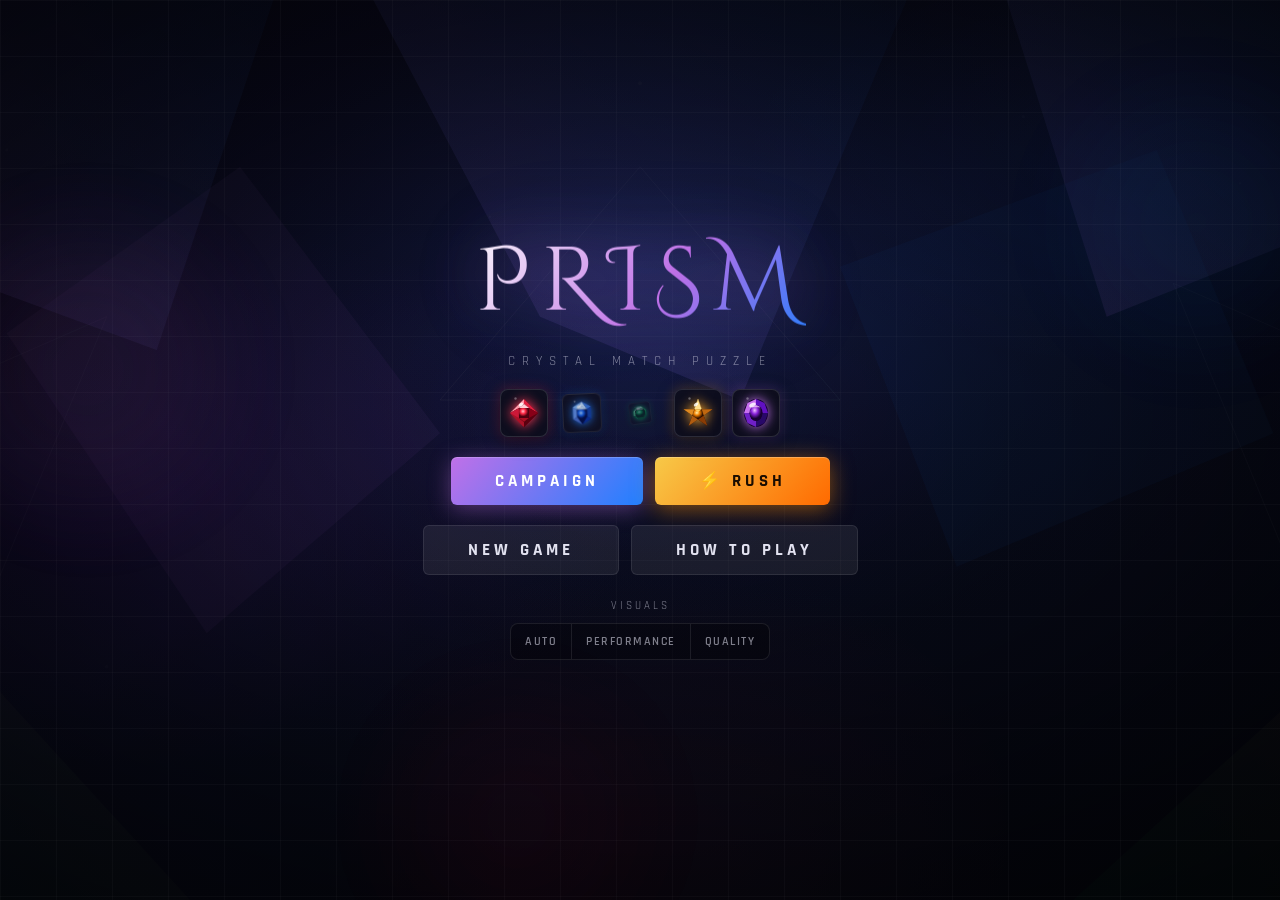
<file: prism/index.html>
<!DOCTYPE html>
<html lang="en">
<head>
<meta charset="UTF-8">
<meta name="viewport" content="width=device-width, initial-scale=1.0">
<meta http-equiv="refresh" content="0; url=prism-match.html">
<title>PRISM — Redirecting</title>
<link rel="canonical" href="prism-match.html">
</head>
<body>
<p><a href="prism-match.html">Open PRISM — Crystal Match</a></p>
</body>
</html>
</file>
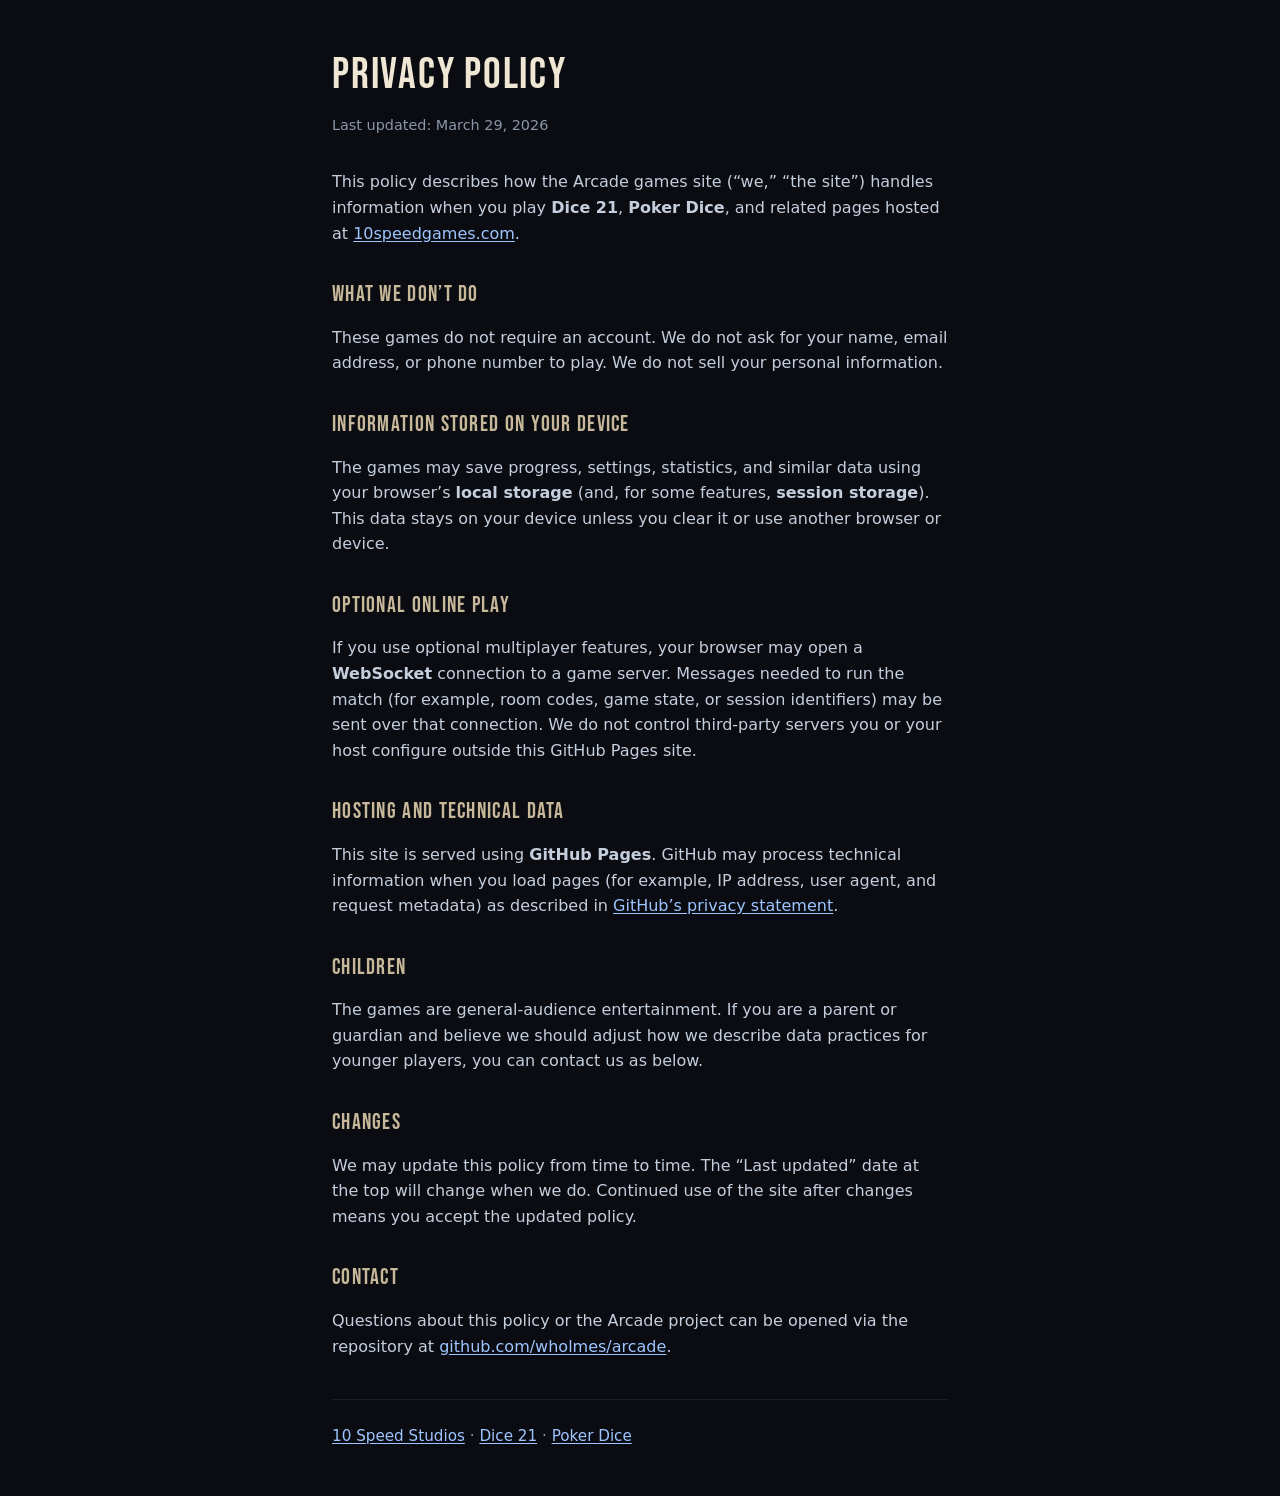
<file: privacy-policy/index.html>
<!DOCTYPE html>
<!-- Arcade — Privacy Policy. Copyright © Whittfield Holmes. All rights reserved. -->
<html lang="en">
  <head>
    <meta charset="UTF-8" />
    <meta name="viewport" content="width=device-width, initial-scale=1.0" />
    <meta name="author" content="Whittfield Holmes" />
    <meta name="copyright" content="Copyright © Whittfield Holmes" />
    <meta
      name="description"
      content="Privacy policy for the Arcade games site (Dice 21, Poker Dice) hosted on GitHub Pages."
    />
    <title>Privacy Policy · Arcade</title>
    <link rel="icon" href="/assets/favicon-D8NRme3X.svg" type="image/svg+xml" />
    <link rel="preconnect" href="https://fonts.googleapis.com" />
    <link rel="preconnect" href="https://fonts.gstatic.com" crossorigin />
    <link
      href="https://fonts.googleapis.com/css2?family=Bebas+Neue&display=swap"
      rel="stylesheet"
    />
    <style>
      * {
        box-sizing: border-box;
      }
      html {
        height: 100%;
      }
      body {
        margin: 0;
        min-height: 100%;
        font-family: ui-sans-serif, system-ui, sans-serif;
        background: #0a0c12;
        color: #e4e8f0;
        line-height: 1.6;
        font-size: 1rem;
      }
      .wrap {
        max-width: 42rem;
        margin: 0 auto;
        padding: clamp(1.5rem, 4vw, 2.5rem) clamp(1rem, 4vw, 1.75rem) 3rem;
      }
      h1 {
        font-family: 'Bebas Neue', ui-sans-serif, system-ui, sans-serif;
        font-size: clamp(2rem, 5vw, 2.75rem);
        font-weight: 400;
        letter-spacing: 0.04em;
        margin: 0 0 0.25rem;
        color: #f0e6d4;
      }
      .meta {
        font-size: 0.9rem;
        color: #8b96a8;
        margin-bottom: 2rem;
      }
      h2 {
        font-family: 'Bebas Neue', ui-sans-serif, system-ui, sans-serif;
        font-size: 1.35rem;
        font-weight: 400;
        letter-spacing: 0.06em;
        margin: 2rem 0 0.75rem;
        color: #c8b89a;
      }
      p,
      ul {
        margin: 0 0 1rem;
        color: #c5cedc;
      }
      ul {
        padding-left: 1.25rem;
      }
      li {
        margin-bottom: 0.35rem;
      }
      a {
        color: #9ec5ff;
        text-decoration: underline;
        text-underline-offset: 0.15em;
      }
      a:hover {
        color: #c8ddff;
      }
      nav {
        margin-top: 2.5rem;
        padding-top: 1.5rem;
        border-top: 1px solid rgba(255, 255, 255, 0.08);
        font-size: 0.95rem;
        color: #8b96a8;
      }
    </style>
  </head>
  <body>
    <main class="wrap">
      <h1>Privacy policy</h1>
      <p class="meta">Last updated: March 29, 2026</p>

      <p>
        This policy describes how the Arcade games site (“we,” “the site”) handles information when you
        play <strong>Dice 21</strong>, <strong>Poker Dice</strong>, and related pages hosted at
        <a href="https://10speedgames.com/">10speedgames.com</a>.
      </p>

      <h2>What we don’t do</h2>
      <p>
        These games do not require an account. We do not ask for your name, email address, or phone number
        to play. We do not sell your personal information.
      </p>

      <h2>Information stored on your device</h2>
      <p>
        The games may save progress, settings, statistics, and similar data using your browser’s
        <strong>local storage</strong> (and, for some features, <strong>session storage</strong>). This
        data stays on your device unless you clear it or use another browser or device.
      </p>

      <h2>Optional online play</h2>
      <p>
        If you use optional multiplayer features, your browser may open a <strong>WebSocket</strong>
        connection to a game server. Messages needed to run the match (for example, room codes, game
        state, or session identifiers) may be sent over that connection. We do not control third-party
        servers you or your host configure outside this GitHub Pages site.
      </p>

      <h2>Hosting and technical data</h2>
      <p>
        This site is served using <strong>GitHub Pages</strong>. GitHub may process technical
        information when you load pages (for example, IP address, user agent, and request metadata) as
        described in
        <a href="https://docs.github.com/en/site-policy/privacy-policies/github-privacy-statement"
          >GitHub’s privacy statement</a
        >.
      </p>

      <h2>Children</h2>
      <p>
        The games are general-audience entertainment. If you are a parent or guardian and believe we
        should adjust how we describe data practices for younger players, you can contact us as below.
      </p>

      <h2>Changes</h2>
      <p>
        We may update this policy from time to time. The “Last updated” date at the top will change when
        we do. Continued use of the site after changes means you accept the updated policy.
      </p>

      <h2>Contact</h2>
      <p>
        Questions about this policy or the Arcade project can be opened via the repository at
        <a href="https://github.com/wholmes/arcade">github.com/wholmes/arcade</a>.
      </p>

      <nav aria-label="Site">
        <a href="/">10 Speed Studios</a>
        ·
        <a href="/dice-21/">Dice 21</a>
        ·
        <a href="/poker-dice/">Poker Dice</a>
      </nav>
    </main>
  </body>
</html>
</file>
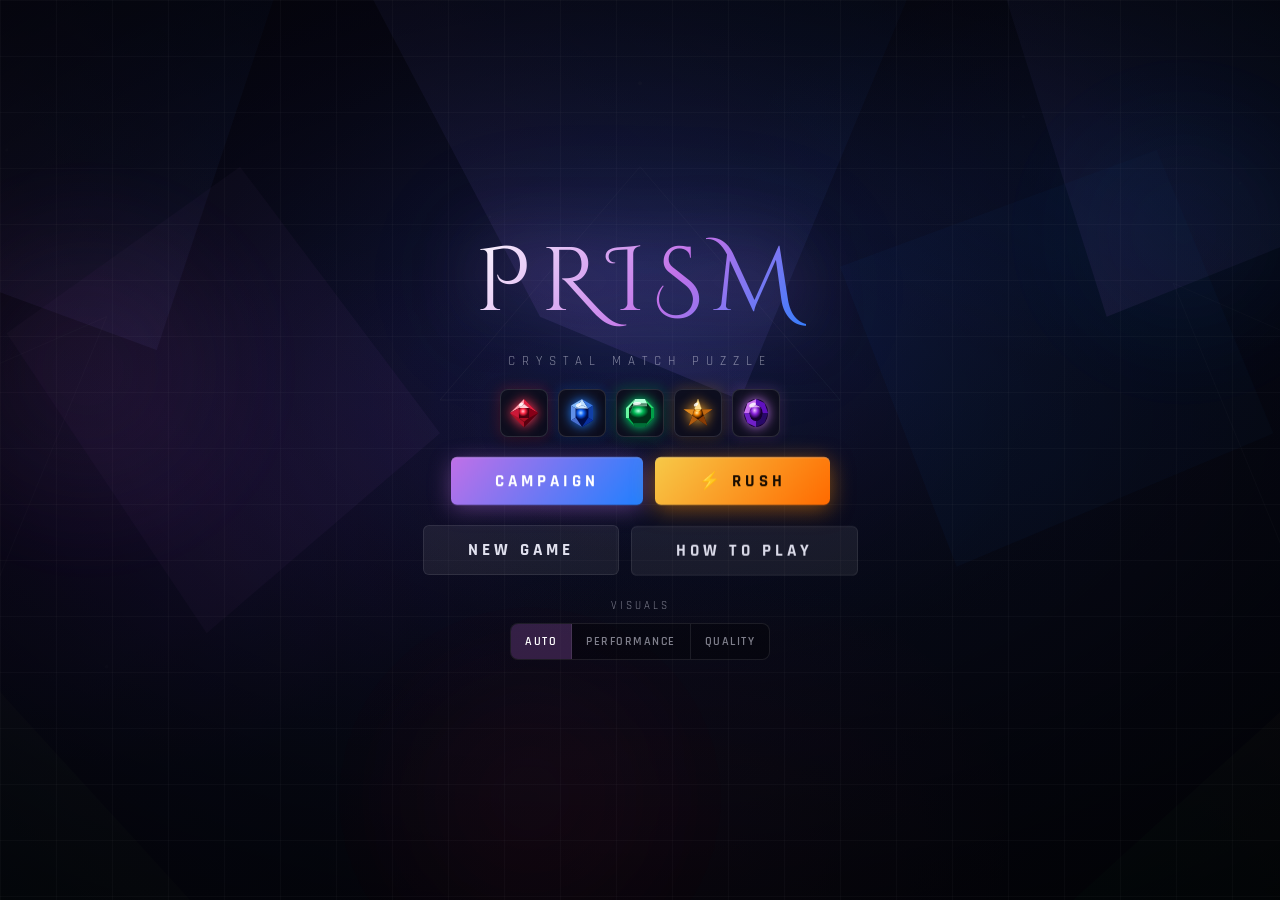
<file: prism/prism-match.html>
<!DOCTYPE html>
<html lang="en">
<head>
<meta charset="UTF-8">
<meta name="viewport" content="width=device-width, initial-scale=1.0, user-scalable=no">
<title>PRISM — Crystal Match</title>
<link href="https://fonts.googleapis.com/css2?family=Cinzel+Decorative:wght@700&family=Rajdhani:wght@400;600;700&display=swap" rel="stylesheet">
<link rel="stylesheet" href="prism-match.css">
</head>
<body>

<div id="bg"></div>
<div id="bg-orbs" aria-hidden="true">
  <div class="bg-orb o1"></div>
  <div class="bg-orb o2"></div>
  <div class="bg-orb o3"></div>
</div>
<div id="combo-toast" class="combo-toast" aria-live="polite"></div>
<div id="hint-toast" class="hint-toast" role="status" aria-live="polite"></div>

<!-- ── TITLE ─────────────────────────────────────────────── -->
<div class="screen" id="title-screen">
  <div class="logo">PRISM</div>
  <div class="logo-sub">Crystal Match Puzzle</div>
  <div class="gem-row" id="gem-preview-row"></div>
  <div class="title-btn-row">
    <button type="button" class="btn btn-primary" onclick="showLevelIntro()">CAMPAIGN</button>
    <button type="button" class="btn btn-rush" onclick="PM.startRush()">⚡ RUSH</button>
  </div>
  <div class="title-btn-row">
    <button type="button" class="btn btn-secondary" onclick="beginNewCampaign()">NEW GAME</button>
    <button type="button" class="btn btn-secondary" onclick="showRules()">HOW TO PLAY</button>
  </div>
  <div class="gfx-toggle-row" id="gfx-toggle-row">
    <span class="gfx-toggle-label">Visuals</span>
    <div class="gfx-seg" role="group" aria-label="Graphics quality">
      <button type="button" class="gfx-seg-btn" data-gfx="auto" aria-pressed="false">Auto</button>
      <button type="button" class="gfx-seg-btn" data-gfx="performance" aria-pressed="false">Performance</button>
      <button type="button" class="gfx-seg-btn" data-gfx="quality" aria-pressed="false">Quality</button>
    </div>
    <p class="gfx-toggle-hint hidden" id="gfx-toggle-hint" role="note"></p>
  </div>
</div>

<!-- ── LEVEL INTRO ────────────────────────────────────────── -->
<div class="screen hidden" id="intro-screen">
  <div class="intro-badge">LEVEL</div>
  <div class="intro-num" id="intro-num">1</div>
  <div class="intro-name" id="intro-name">Glowshard Grotto</div>
  <div class="intro-sub" id="intro-sub"></div>
  <div class="intro-card" id="intro-obj-list"></div>
  <div class="intro-moves-note" id="intro-moves-note">30 MOVES</div>
  <button class="btn btn-primary" onclick="startLevel()">BEGIN</button>
</div>

<!-- ── RULES PANEL (overlay) ───────────────────────────────── -->
<div id="rules-panel" class="rules-panel hidden" role="dialog" aria-modal="true" aria-labelledby="rules-title">
  <div class="rules-panel-backdrop" onclick="hideRules()"></div>
  <div class="rules-panel-sheet">
    <div class="rules-panel-header">
      <h2 id="rules-title" class="rules-panel-title">How to play</h2>
      <button type="button" class="rules-close" onclick="hideRules()" aria-label="Close">×</button>
    </div>
    <div class="rules-panel-body">
      <section class="rules-section">
        <h3>Goal</h3>
        <p>Each level shows objectives under the score (for example, clear enough gems of a color or destroy crates). Complete every objective before you run out of moves.</p>
      </section>
      <section class="rules-section">
        <h3>Swapping</h3>
        <p>Tap a crystal, then tap an <strong>adjacent</strong> crystal (up, down, left, or right) to swap them. Diagonal swaps are not allowed.</p>
        <p>Or <strong>drag</strong> from one crystal toward a neighbor: the direction of your drag picks which side to swap with (orthogonal only).</p>
        <p>A swap must create a match of <strong>three or more</strong> of the same color in a row or column. If it would not, the pieces snap back and you keep your move.</p>
        <p>Tap the same piece again to deselect. Tap an empty slot to clear your selection.</p>
      </section>
      <section class="rules-section">
        <h3>Matches &amp; scoring</h3>
        <p>Matched crystals are removed. New ones fall in from the top. Chain reactions count as <strong>combos</strong> for bonus score.</p>
      </section>
      <section class="rules-section">
        <h3>Power crystals</h3>
        <p><strong>Line burst</strong> — match four in a row or column. Swap or activate it to clear that entire row or column (depending on how you swapped).</p>
        <p><strong>Prism</strong> — match five or more in a line. Clears all crystals of that color on the board.</p>
        <p><strong>Nova</strong> — matches that form an L or T shape create a blast that clears a wider area around them.</p>
      </section>
      <section class="rules-section">
        <h3>Crates &amp; blocked tiles</h3>
        <p><strong>Crates</strong> are cleared by making matches next to them (each hit removes one layer). Some levels require destroying all crates.</p>
        <p><strong>Blocked</strong> tiles are gaps in the board; crystals cannot be placed there.</p>
      </section>
      <section class="rules-section">
        <h3>Stars</h3>
        <p>When you clear a level, stars reflect how many moves you had left — more moves remaining means a better rating.</p>
      </section>
    </div>
  </div>
</div>

<!-- ── GAME ───────────────────────────────────────────────── -->
<div class="screen hidden" id="game-screen">
  <button type="button" class="btn btn-secondary game-hint-btn" onclick="requestHint()" aria-label="Hint" title="Keyboard: H">HINT</button>
  <button type="button" class="btn btn-secondary game-rules-btn" onclick="showRules()">RULES</button>
  <button type="button" class="btn btn-secondary game-menu-btn hidden" id="game-menu-btn" onclick="showScreen('title-screen')">QUIT</button>
  <div id="hud">
    <div class="hud-block">
      <div class="hud-label">Level</div>
      <div class="hud-val lv" id="hud-lv">1</div>
    </div>
    <div class="hud-block">
      <div class="hud-label">Score</div>
      <div class="hud-val sc" id="hud-sc">0</div>
    </div>
    <div class="hud-block">
      <div class="hud-label">Moves</div>
      <div class="hud-val mv" id="hud-mv">30</div>
    </div>
  </div>
  <div id="obj-strip"></div>
  <div id="board-wrap">
    <div id="board-prism">
      <div id="board-tilt">
        <div id="rain-preview" class="rain-preview" aria-label="Next rain" aria-hidden="true"></div>
        <div id="match-beam" class="match-beam" aria-hidden="true"></div>
        <div id="board"></div>
      </div>
      <div id="col-warnings" aria-hidden="true">
        <div class="col-warn-strip" data-col="0"></div>
        <div class="col-warn-strip" data-col="1"></div>
        <div class="col-warn-strip" data-col="2"></div>
        <div class="col-warn-strip" data-col="3"></div>
        <div class="col-warn-strip" data-col="4"></div>
        <div class="col-warn-strip" data-col="5"></div>
        <div class="col-warn-strip" data-col="6"></div>
        <div class="col-warn-strip" data-col="7"></div>
      </div>
    </div>
    <canvas id="pcanvas" aria-hidden="true"></canvas>
  </div>
</div>

<!-- ── LEVEL COMPLETE ─────────────────────────────────────── -->
<div class="screen hidden" id="complete-screen">
  <div class="result-title win">LEVEL CLEAR</div>
  <div class="stars-row" id="stars-row">⭐⭐⭐</div>
  <div class="result-score-label">SCORE</div>
  <div class="result-score-val" id="win-score">0</div>
  <div class="btn-row" id="complete-btn-row">
    <button type="button" class="btn btn-primary" id="next-btn" onclick="nextLevel()">NEXT LEVEL</button>
    <button type="button" class="btn btn-secondary" id="complete-menu-btn" onclick="showScreen('title-screen')">MENU</button>
  </div>
</div>

<!-- ── GAME OVER ──────────────────────────────────────────── -->
<div class="screen hidden" id="gameover-screen">
  <div class="result-title lose">OUT OF MOVES</div>
  <div class="result-score-label">SCORE</div>
  <div class="result-score-val" id="over-score">0</div>
  <div class="btn-row">
    <button class="btn btn-secondary" onclick="retryLevel()">RETRY</button>
    <button class="btn btn-primary"   onclick="showScreen('title-screen')">MENU</button>
  </div>
</div>

<!-- ── RUSH OVER ───────────────────────────────────────────── -->
<div class="screen hidden" id="rush-over-screen">
  <div class="result-title lose">BURIED</div>
  <div class="rush-new-hs" id="rush-new-hs">NEW BEST!</div>
  <div class="rush-over-stats">
    <div class="rush-stat-block">
      <div class="rush-stat-label">SCORE</div>
      <div class="rush-stat-val amber" id="rush-over-score">0</div>
    </div>
    <div class="rush-stat-block">
      <div class="rush-stat-label">BEST</div>
      <div class="rush-stat-val dim" id="rush-over-hs">0</div>
    </div>
    <div class="rush-stat-block">
      <div class="rush-stat-label">TIME</div>
      <div class="rush-stat-val" id="rush-over-time">0:00</div>
    </div>
    <div class="rush-stat-block">
      <div class="rush-stat-label">BEST TIME</div>
      <div class="rush-stat-val dim" id="rush-over-best-time">0:00</div>
    </div>
  </div>
  <div class="btn-row">
    <button class="btn btn-rush" onclick="PM.startRush()">⚡ PLAY AGAIN</button>
    <button class="btn btn-secondary" onclick="showScreen('title-screen')">MENU</button>
  </div>
</div>

<script src="https://cdnjs.cloudflare.com/ajax/libs/gsap/3.12.5/gsap.min.js" crossorigin="anonymous"></script>
<script src="js/constants.js"></script>
<script src="js/audio.js"></script>
<script src="js/state.js"></script>
<script src="js/levels.js"></script>
<script src="js/assets.js"></script>
<script src="js/dom-utils.js"></script>
<script src="js/toast.js"></script>
<script src="js/particles.js"></script>
<script src="js/game-loop.js"></script>
<script src="js/render.js"></script>
<script src="js/screens.js"></script>
<script src="js/rush.js"></script>
<script src="js/main.js"></script>
</body>
</html>
</file>
<file: prism/prism-match.css>
/* ─── Reset & Root ─────────────────────────────────────────── */
*, *::before, *::after { box-sizing: border-box; margin: 0; padding: 0; }

:root {
  --ruby:        #ff3854;  --ruby-g:        rgba(255,56,84,0.55);
  --sapphire:    #2080ff;  --sapphire-g:    rgba(32,128,255,0.55);
  --emerald:     #00e676;  --emerald-g:     rgba(0,230,118,0.55);
  --amber:       #ffa726;  --amber-g:       rgba(255,167,38,0.55);
  --amethyst:    #c070e8;  --amethyst-g:    rgba(192,112,232,0.55);
  --bg:          #06060e;
  --surface:     rgba(255,255,255,0.04);
  --border:      rgba(255,255,255,0.09);
  --text:        #e2e2f0;
  --text-dim:    rgba(226,226,240,0.55);
  --cs: clamp(42px, calc((100vw - 48px) / 8.4), 60px);
  --gap: 4px;
  /* Motion — keep in sync with GAME_TIMING in js/constants.js */
  --ease-smooth: cubic-bezier(0.22, 1, 0.36, 1);
  --ease-spring: cubic-bezier(0.34, 1.35, 0.64, 1);
  --ease-in-soft: cubic-bezier(0.4, 0, 1, 1);
  --dur-cell: 0.26s;
}

html, body { width:100%; height:100%; overflow:hidden; background:var(--bg);
  font-family:'Rajdhani',sans-serif; color:var(--text); user-select:none; }

/* ─── Layered Background (SVG cavern + color wash + vignette) ─ */
#bg {
  position:fixed; inset:0; z-index:0;
  background:
    radial-gradient(ellipse 85% 70% at 50% 45%, transparent 0%, rgba(0,0,0,0.5) 100%),
    radial-gradient(ellipse 70% 55% at 12% 55%, rgba(140,40,220,0.12) 0%, transparent 55%),
    radial-gradient(ellipse 60% 45% at 88% 18%, rgba(30,100,255,0.10) 0%, transparent 50%),
    radial-gradient(ellipse 50% 55% at 52% 92%, rgba(220,60,120,0.07) 0%, transparent 55%),
    url('assets/bg-prism.svg') center / cover no-repeat,
    #06060e;
  animation:bg-drift 28s ease-in-out infinite alternate;
}

@keyframes bg-drift {
  0%   { filter:hue-rotate(0deg) saturate(1); }
  100% { filter:hue-rotate(18deg) saturate(1.15); }
}

/* faint grid + vignette */
#bg::after {
  content:'';position:absolute;inset:0;
  background-image:
    linear-gradient(rgba(255,255,255,0.022) 1px, transparent 1px),
    linear-gradient(90deg, rgba(255,255,255,0.022) 1px, transparent 1px),
    radial-gradient(ellipse 85% 70% at 50% 45%, transparent 0%, rgba(0,0,0,0.55) 100%);
  background-size:56px 56px, 56px 56px, 100% 100%;
}

/* floating light orbs — keep centers soft (high alpha + blur reads as a solid blob under the blur) */
#bg-orbs {
  position:fixed; inset:0; z-index:1; pointer-events:none; overflow:hidden;
  opacity:0.92;
}
.bg-orb {
  position:absolute; border-radius:50%;
  filter:blur(60px); opacity:0.32;
  animation:orb-float 18s ease-in-out infinite;
}
.bg-orb.o1 { width:min(45vw, 380px); height:min(45vw, 380px); left:-8%; top:20%; background:radial-gradient(circle, rgba(192,112,232,0.38), transparent 72%); animation-delay:0s; }
.bg-orb.o2 { width:min(40vw, 320px); height:min(40vw, 320px); right:-5%; top:8%;  background:radial-gradient(circle, rgba(32,128,255,0.30), transparent 72%); animation-delay:-6s; }
.bg-orb.o3 { width:min(50vw, 420px); height:min(50vw, 420px); left:25%; bottom:-12%; background:radial-gradient(circle, rgba(255,56,84,0.18), transparent 72%); animation-delay:-12s; }

@keyframes orb-float {
  0%,100% { transform:translate(0,0) scale(1); }
  33%     { transform:translate(4%, -3%) scale(1.08); }
  66%     { transform:translate(-3%, 5%) scale(0.95); }
}

/* ─── Perf test / reduced motion: full-viewport filter + blur orbs are costly to repaint ─ */
html.perf-light #bg { animation:none; filter:none; }
/* Static blobs only — no blur (large blur is expensive to composite every frame) */
html.perf-light #bg-orbs { opacity:1; }
html.perf-light #bg-orbs .bg-orb { animation:none; transform:none; opacity:0.24; filter:none; }
html.perf-light #board-prism { animation:none !important; }
@media (prefers-reduced-motion: reduce) {
  #bg { animation:none !important; filter:none !important; }
  #bg-orbs .bg-orb { animation:none !important; transform:none !important; }
  #board-prism { animation:none !important; }
  .hud-val.sc.hud-score-pop { animation:none !important; }
  #board-wrap.match-shake { animation:none !important; }
  #board-wrap.combo-shake-sm,
  #board-wrap.combo-shake-md,
  #board-wrap.combo-shake-lg { animation:none !important; }
  #board-prism.combo-prism-flash { animation:none !important; }
  #match-beam { display:none !important; }
  .gem-spark { animation:none !important; opacity:0.5; transform:scale(0.9); }
}

/* One-shot eval: pause moving gradients (see constants.js pause-bg-eval) */
html.pause-bg-eval #bg { animation-play-state: paused !important; }
html.pause-bg-eval #bg-orbs .bg-orb { animation-play-state: paused !important; }
html.pause-bg-eval #board-prism::before { animation-play-state: paused !important; }
html.pause-bg-eval #board-prism { animation-play-state: paused !important; }

/* Particle canvas: last child of #board-wrap, above #board-prism (z-index) so sparks draw over gems. */
#board-wrap > canvas#pcanvas {
  position:absolute;
  left:0;
  top:0;
  width:100%;
  height:100%;
  pointer-events:none;
  z-index:6;
  opacity:0.98;
}

/* Full-tile “surface burn” — matches .cell / .cell-face (see spawnCellBurnOverlay). */
.vfx-cell-burn {
  position:absolute;
  pointer-events:none;
  z-index:24;
  border-radius:9px;
  overflow:hidden;
  box-sizing:border-box;
}
.vfx-cell-burn-inner {
  position:absolute;
  inset:0;
  border-radius:9px;
  mix-blend-mode:screen;
  background:
    radial-gradient(ellipse 130% 90% at 18% 100%, rgba(255,220,120,0.55) 0%, transparent 42%),
    radial-gradient(ellipse 120% 85% at 82% 100%, rgba(255,180,60,0.5) 0%, transparent 40%),
    radial-gradient(ellipse 95% 70% at 50% 100%, rgba(255,255,255,0.35) 0%, transparent 38%),
    linear-gradient(to top,
      rgba(255,35,0,0.82) 0%,
      rgba(255,95,20,0.62) 14%,
      rgba(255,170,45,0.42) 32%,
      rgba(255,90,25,0.18) 58%,
      transparent 78%);
  box-shadow:
    inset 0 -4px 14px rgba(255,220,140,0.45),
    inset 0 0 20px rgba(255,60,0,0.25);
  animation:vfx-cell-burn-flicker 0.1s ease-in-out infinite alternate;
  transform-origin:50% 100%;
}
@keyframes vfx-cell-burn-flicker {
  0%   { opacity:0.9;  filter:brightness(1);   transform:scaleY(1); }
  100% { opacity:1; filter:brightness(1.12); transform:scaleY(1.04); }
}
html.perf-light .vfx-cell-burn-inner {
  animation:none;
  opacity:0.96;
  filter:brightness(1.05);
}

/* ─── Screen System ────────────────────────────────────────── */
.screen {
  position:fixed; inset:0; display:flex; flex-direction:column;
  align-items:center; justify-content:center; z-index:10;
  gap:20px;
  will-change:opacity, transform;
  overflow-x:hidden;
  overflow-y:auto;
  -webkit-overflow-scrolling:touch;
  padding:max(12px, env(safe-area-inset-top)) 16px max(20px, env(safe-area-inset-bottom));
  box-sizing:border-box;
  transform:translateZ(0);
  backface-visibility:hidden;
}
.screen.hidden { opacity:0; pointer-events:none; visibility:hidden; }
.screen:not(.hidden) { visibility:visible; }

/* Keep title playable on short viewports */
@media (max-height: 700px) {
  #title-screen { gap:12px; justify-content:flex-start; padding-top:max(16px, env(safe-area-inset-top)); }
  #title-screen .logo { font-size:clamp(40px, 9vw, 72px); letter-spacing:6px; }
  #title-screen .gem-preview-cell { width:40px; height:40px; }
}

/* ─── Title Screen ─────────────────────────────────────────── */
.logo {
  font-family:'Cinzel Decorative',serif;
  font-size:clamp(52px,11vw,90px);
  letter-spacing:10px;
  background:linear-gradient(125deg, #fff 0%, var(--amethyst) 32%, var(--sapphire) 58%, #fff 92%);
  background-size:200% auto;
  -webkit-background-clip:text; -webkit-text-fill-color:transparent; background-clip:text;
  filter:drop-shadow(0 0 32px rgba(192,112,232,0.55)) drop-shadow(0 0 60px rgba(32,128,255,0.25));
  animation:logo-shimmer 8s ease-in-out infinite;
}
@keyframes logo-shimmer {
  0%,100% { background-position:0% 50%; }
  50%     { background-position:100% 50%; }
}
.logo-sub {
  font-size:13px; letter-spacing:7px; color:var(--text-dim);
  text-transform:uppercase; margin-top:-10px;
}

.gem-row { display:flex; gap:10px; }
.gem-preview-cell {
  width:48px; height:48px; border-radius:8px; display:flex; align-items:center;
  justify-content:center; background:rgba(14,14,28,0.9);
  border:1px solid rgba(255,255,255,0.12);
  box-shadow:0 4px 18px rgba(0,0,0,0.4);
  animation:float-gem 3.2s ease-in-out infinite;
}
.gem-preview-cell:nth-child(2){animation-delay:.6s}
.gem-preview-cell:nth-child(3){animation-delay:1.2s}
.gem-preview-cell:nth-child(4){animation-delay:1.8s}
.gem-preview-cell:nth-child(5){animation-delay:2.4s}

@keyframes float-gem {
  0%,100%{transform:translateY(0)}
  50%{transform:translateY(-7px)}
}

/* ─── Buttons ──────────────────────────────────────────────── */
.btn {
  padding:13px 44px; border:none; border-radius:6px; cursor:pointer;
  font-family:'Rajdhani',sans-serif; font-weight:700; font-size:17px;
  letter-spacing:4px; text-transform:uppercase;
  transition:transform 0.26s var(--ease-spring), box-shadow 0.32s ease,
    background 0.22s ease, opacity 0.2s ease, border-color 0.22s ease;
}
.btn-primary {
  background:linear-gradient(130deg, var(--amethyst), var(--sapphire));
  color:#fff;
  box-shadow:0 4px 22px rgba(192,112,232,0.4), inset 0 1px 0 rgba(255,255,255,0.2);
}
.btn-primary:hover { transform:translateY(-3px); box-shadow:0 10px 36px rgba(192,112,232,0.55); }
.btn-primary:active { transform:translateY(-1px); transition-duration:0.1s; }
.btn-secondary {
  background:rgba(255,255,255,0.07); color:var(--text);
  border:1px solid var(--border);
}
.btn-secondary:hover { background:rgba(255,255,255,0.12); transform:translateY(-1px); }
.btn-row { display:flex; gap:12px; flex-wrap:wrap; justify-content:center; }
.title-btn-row {
  display:flex; flex-wrap:wrap; gap:12px; justify-content:center; align-items:center;
}

/* Title — graphics mode (saved in localStorage via PM.setGfxMode) */
.gfx-toggle-row {
  margin-top:4px;
  display:flex; flex-direction:column; align-items:center; gap:10px;
  max-width:100%; padding:0 12px;
}
.gfx-toggle-label {
  font-size:11px; letter-spacing:3px; text-transform:uppercase; color:var(--text-dim);
}
.gfx-seg {
  display:flex; flex-wrap:wrap; justify-content:center; gap:0;
  border-radius:8px; border:1px solid var(--border); overflow:hidden;
  background:rgba(0,0,0,0.28);
}
.gfx-seg-btn {
  font-family:'Rajdhani',sans-serif; font-weight:600; font-size:12px; letter-spacing:1.5px;
  text-transform:uppercase; padding:10px 14px; border:none;
  border-right:1px solid var(--border); background:transparent;
  color:var(--text-dim); cursor:pointer;
  transition:background 0.2s ease, color 0.2s ease;
}
.gfx-seg-btn:last-child { border-right:none; }
.gfx-seg-btn:hover { background:rgba(255,255,255,0.07); color:var(--text); }
.gfx-seg-btn.active {
  background:rgba(192,112,232,0.24); color:#fff;
}
.gfx-toggle-hint {
  font-size:11px; color:var(--text-dim); text-align:center; max-width:300px;
  line-height:1.4; margin:0;
}
.gfx-toggle-hint:not(.hidden) { margin-top:-2px; }

/* ─── Rules panel (overlay) ─────────────────────────────────── */
.rules-panel {
  position:fixed; inset:0; z-index:200;
  display:flex; align-items:center; justify-content:center;
  padding:max(12px, env(safe-area-inset-top)) 16px max(20px, env(safe-area-inset-bottom));
  box-sizing:border-box;
  transition:opacity 0.4s var(--ease-smooth);
}
.rules-panel.hidden { opacity:0; pointer-events:none; visibility:hidden; }
.rules-panel:not(.hidden) { visibility:visible; opacity:1; }

.rules-panel-backdrop {
  position:absolute; inset:0;
  background:rgba(4,4,12,0.82);
  backdrop-filter:blur(12px);
}

.rules-panel-sheet {
  position:relative;
  width:100%; max-width:420px; max-height:min(88vh, 640px);
  display:flex; flex-direction:column;
  background:linear-gradient(165deg, rgba(22,22,40,0.98) 0%, rgba(8,8,18,0.99) 100%);
  border:1px solid rgba(255,255,255,0.12);
  border-radius:14px;
  box-shadow:0 24px 80px rgba(0,0,0,0.65), 0 0 0 1px rgba(255,255,255,0.04);
  transition:transform 0.45s var(--ease-spring);
}
.rules-panel.hidden .rules-panel-sheet {
  transform:translateY(18px) scale(0.96);
}
.rules-panel:not(.hidden) .rules-panel-sheet {
  transform:translateY(0) scale(1);
}

.rules-panel-header {
  display:flex; align-items:center; justify-content:space-between;
  gap:12px; padding:16px 18px 12px;
  border-bottom:1px solid rgba(255,255,255,0.08);
  flex-shrink:0;
}
.rules-panel-title {
  font-family:'Cinzel Decorative',serif;
  font-size:clamp(20px,4.5vw,26px);
  letter-spacing:4px;
  font-weight:700;
  color:var(--text);
  margin:0;
}
.rules-close {
  width:40px; height:40px; border:none; border-radius:8px; cursor:pointer;
  background:rgba(255,255,255,0.08); color:var(--text);
  font-size:26px; line-height:1; padding:0;
  transition:background 0.15s;
}
.rules-close:hover { background:rgba(255,255,255,0.14); }

.rules-panel-body {
  overflow-y:auto;
  padding:8px 18px 20px;
  -webkit-overflow-scrolling:touch;
  font-size:15px; line-height:1.45; color:rgba(226,226,240,0.92);
}
.rules-section { margin-bottom:16px; }
.rules-section:last-child { margin-bottom:0; }
.rules-section h3 {
  font-size:11px; letter-spacing:3px; text-transform:uppercase;
  color:var(--amethyst); margin:0 0 8px; font-weight:700;
}
.rules-section p { margin:0 0 8px; color:var(--text-dim); }
.rules-section p:last-child { margin-bottom:0; }
.rules-section strong { color:var(--text); font-weight:600; }

.game-hint-btn {
  position:absolute;
  top:max(6px, env(safe-area-inset-top));
  left:max(8px, env(safe-area-inset-left));
  z-index:20;
  padding:8px 14px; font-size:12px; letter-spacing:2px;
}
.game-rules-btn {
  position:absolute;
  top:max(6px, env(safe-area-inset-top));
  right:max(8px, env(safe-area-inset-right));
  z-index:20;
  padding:8px 14px; font-size:12px; letter-spacing:2px;
}
.game-menu-btn {
  position:absolute;
  top:max(6px, env(safe-area-inset-top));
  right:max(8px, env(safe-area-inset-right));
  z-index:20;
  padding:8px 14px; font-size:12px; letter-spacing:2px;
  display:none;
}
.game-menu-btn:not(.hidden) { display:block; }

/* ─── Level Intro ──────────────────────────────────────────── */
.intro-badge {
  font-family:'Cinzel Decorative',serif; font-size:13px; letter-spacing:7px;
  color:var(--amethyst); text-transform:uppercase;
}
.intro-num {
  font-family:'Cinzel Decorative',serif; font-size:72px; line-height:1;
  color:var(--text); margin:4px 0;
}
.intro-name {
  font-size:22px; font-weight:600; letter-spacing:2px;
  color:rgba(226,226,240,0.92);
  text-align:center; max-width:min(92vw, 380px); line-height:1.25;
}
.intro-sub {
  font-size:13px; font-weight:500; letter-spacing:0.04em;
  color:var(--text-dim); text-align:center; max-width:min(90vw, 360px);
  margin:6px 0 14px; line-height:1.45;
}
.intro-sub:empty { display:none; }
.intro-card {
  background:rgba(255,255,255,0.04); border:1px solid var(--border);
  border-radius:12px; padding:18px 28px; min-width:280px; display:flex;
  flex-direction:column; gap:10px;
}
.intro-obj-row {
  display:flex; align-items:center; justify-content:space-between;
  font-size:15px; font-weight:600; gap:12px;
}
.intro-obj-icon { width:22px; height:22px; border-radius:4px; display:flex; align-items:center; justify-content:center; }
.intro-moves-note { font-size:12px; letter-spacing:3px; color:var(--text-dim); text-align:center; }

/* ─── HUD ──────────────────────────────────────────────────── */
#hud {
  width:100%; max-width:520px; padding:10px 18px;
  display:grid; grid-template-columns:1fr auto 1fr;
  align-items:center; gap:8px; z-index:15; position:relative;
}
.hud-block { display:flex; flex-direction:column; align-items:center; }
.hud-label { font-size:10px; letter-spacing:3px; color:var(--text-dim); text-transform:uppercase; }
.hud-val { font-size:30px; font-weight:700; line-height:1.1; }
.hud-val.lv  { color:var(--amethyst); }
.hud-val.mv  { color:var(--amber); }
.hud-val.sc  { color:var(--emerald); }
.hud-val.sc.hud-score-pop {
  animation:hud-score-kick 0.58s var(--ease-spring) forwards;
}
@keyframes hud-score-kick {
  0%   { transform:scale(1); text-shadow:0 0 0 transparent; }
  40%  { transform:scale(1.1); text-shadow:0 0 22px rgba(0,230,118,0.5), 0 0 40px rgba(0,230,118,0.2); }
  100% { transform:scale(1); text-shadow:0 0 0 transparent; }
}
.hud-val.warning { color:var(--ruby); animation:blink-warn 0.5s ease-in-out infinite alternate; }
@keyframes blink-warn { from{opacity:1} to{opacity:0.45} }

#obj-strip {
  display:flex; gap:10px; align-items:center; justify-content:center;
  flex-wrap:wrap; width:100%; max-width:520px; padding:0 18px 8px;
  position:relative; z-index:15;
}
.obj-chip {
  display:flex; align-items:center; gap:6px; padding:5px 12px;
  background:rgba(255,255,255,0.05); border:1px solid rgba(255,255,255,0.1);
  border-radius:20px; font-size:13px; font-weight:600;
  transition:border-color 0.35s var(--ease-smooth), background 0.35s ease,
    color 0.35s ease, box-shadow 0.3s ease, transform 0.22s var(--ease-spring);
}
.obj-chip.done {
  border-color:var(--emerald); background:rgba(0,230,118,0.1); color:var(--emerald);
  transform:scale(1.02);
}
.obj-chip .chip-gem { width:16px; height:16px; border-radius:3px; flex-shrink:0; }

/* ─── Board ────────────────────────────────────────────────── */
/* No perspective/rotateX on the board: 3D transforms break pointer hit-testing (clicks miss the lower half). */
#board-wrap {
  display:flex; align-items:center; justify-content:center;
  flex:1; min-height:0; position:relative; z-index:12;
}
@keyframes board-match-shake {
  0%, 100% { transform:translate3d(0, 0, 0); }
  18% { transform:translate3d(-3px, 2px, 0); }
  36% { transform:translate3d(2px, -2px, 0); }
  54% { transform:translate3d(-2px, -1px, 0); }
  72% { transform:translate3d(1px, 1px, 0); }
}
#board-wrap.match-shake {
  animation:board-match-shake 0.45s var(--ease-smooth) forwards;
}
#board-tilt {
  position:relative;
  z-index:1;
  border-radius:16px;
  background:#070712;
}
/* Optional ?matchbeam=1 — positioned via JS to match row/column bounds */
#match-beam {
  position:absolute;
  pointer-events:none;
  z-index:4;
  border-radius:9px;
  opacity:0;
  box-shadow:
    inset 0 0 22px rgba(255,255,255,0.4),
    0 0 32px rgba(160,100,255,0.45);
  background:linear-gradient(135deg, rgba(255,255,255,0.05), rgba(255,255,255,0.14), rgba(255,255,255,0.05));
}
#match-beam.match-beam-active {
  animation:match-beam-pulse 0.42s var(--ease-smooth) forwards;
}
@keyframes match-beam-pulse {
  0%   { opacity:0; filter:blur(6px); transform:scale(0.96); }
  42%  { opacity:1; filter:blur(0);   transform:scale(1); }
  100% { opacity:0; filter:blur(2px); transform:scale(1); }
}
html.perf-light #match-beam { display:none !important; }

/* Prism ring around board (rotating conic behind inner mask) */
#board-prism {
  position:relative;
  z-index:1;
  padding:3px;
  border-radius:19px;
  overflow:hidden;
  animation:prism-frame-breathe 5.5s ease-in-out infinite alternate;
  box-shadow:
    0 0 48px rgba(192,112,232,0.18),
    0 28px 85px rgba(0,0,0,0.7),
    inset 0 0 36px rgba(255,255,255,0.03);
}
@keyframes prism-frame-breathe {
  from {
    box-shadow:
      0 0 48px rgba(192,112,232,0.16),
      0 28px 85px rgba(0,0,0,0.7),
      inset 0 0 36px rgba(255,255,255,0.03);
  }
  to {
    box-shadow:
      0 0 76px rgba(100,170,255,0.24),
      0 28px 88px rgba(0,0,0,0.74),
      inset 0 0 46px rgba(255,255,255,0.045);
  }
}
#board-prism::before {
  content:'';
  position:absolute;
  inset:-55%;
  will-change:transform;
  pointer-events:none;
  background:conic-gradient(from 0deg,
    var(--ruby), var(--amber), var(--emerald), var(--sapphire), var(--amethyst), var(--ruby));
  animation:prism-ring-rotate 14s linear infinite;
  /* Was ~full strength; high opacity + huge layer = heavy composite and a “solid” ring behind cells */
  opacity:0.52;
}
@keyframes prism-ring-rotate {
  to { transform:rotate(360deg); }
}

#board {
  display:grid;
  grid-template-columns:repeat(8, var(--cs));
  grid-template-rows:repeat(8, var(--cs));
  gap:var(--gap);
  padding:10px;
  border-radius:16px;
  background:
    linear-gradient(165deg, rgba(255,255,255,0.06) 0%, rgba(8,8,20,0.92) 45%, rgba(4,4,14,0.98) 100%);
  border:1px solid rgba(255,255,255,0.1);
  box-shadow:
    inset 0 1px 0 rgba(255,255,255,0.12),
    inset 0 -20px 50px rgba(0,0,0,0.35),
    0 0 0 1px rgba(0,0,0,0.4);
  position:relative;
  overflow:hidden;
}
/* Soft top-down light — no sliding stripe (the old translateX sheen read as a “band of light”) */
#board::before {
  content:'';
  position:absolute;
  inset:0;
  pointer-events:none;
  border-radius:15px;
  background:
    radial-gradient(ellipse 95% 55% at 50% 0%, rgba(255,255,255,0.07) 0%, transparent 58%),
    radial-gradient(ellipse 80% 50% at 80% 100%, rgba(100,140,255,0.04) 0%, transparent 45%);
  opacity:0.85;
}

/* ─── Cell ─────────────────────────────────────────────────── */
.cell {
  width:var(--cs); height:var(--cs);
  border-radius:9px; position:relative; cursor:pointer;
  transition:transform var(--dur-cell) var(--ease-spring),
    filter 0.3s ease,
    box-shadow 0.28s ease;
  will-change:transform;
  touch-action:manipulation;
}
/* Board: disable browser scroll/gesture on piece so drag-to-swap wins */
#board .cell:not(.blocked) { touch-action:none; }
.cell.empty-slot { cursor:default; }
.cell:hover:not(.empty-slot):not(.blocked) { transform:translateY(-4px) scale(1.04); }
.cell.selected { transform:translateY(-8px) scale(1.09); z-index:20; }

.cell-face {
  width:100%; height:100%; border-radius:9px;
  background:linear-gradient(148deg, rgba(255,255,255,0.13) 0%, rgba(10,10,22,0.88) 100%);
  border-top:   1px solid rgba(255,255,255,0.28);
  border-left:  1px solid rgba(255,255,255,0.16);
  border-bottom:1px solid rgba(0,0,0,0.55);
  border-right: 1px solid rgba(0,0,0,0.38);
  display:flex; align-items:center; justify-content:center;
  position:relative; overflow:hidden;
  box-shadow:inset 0 1px 0 rgba(255,255,255,0.22), 0 6px 18px rgba(0,0,0,0.45);
  transition:box-shadow 0.28s var(--ease-smooth), border-color 0.22s ease;
}

/* top-face 3D illusion strip (keep subtle — reads as “solid” if too bright) */
.cell-face::before {
  content:''; position:absolute; top:0; left:0; right:0; height:35%;
  background:linear-gradient(to bottom, rgba(255,255,255,0.07), transparent);
  border-radius:9px 9px 0 0; pointer-events:none;
}

/* right-side 3D shadow */
.cell-face::after {
  content:''; position:absolute; right:0; top:4px; bottom:4px; width:4px;
  background:linear-gradient(to right, transparent, rgba(0,0,0,0.22));
  border-radius:0 9px 9px 0; pointer-events:none;
}

.cell.selected .cell-face {
  box-shadow:inset 0 1px 0 rgba(255,255,255,0.22),
             0 0 0 2px rgba(255,255,255,0.55),
             0 0 28px rgba(255,255,255,0.35),
             0 14px 32px rgba(0,0,0,0.5);
}

/* the gem inside */
.gem {
  width:72%; height:72%; border-radius:5px;
  display:flex; align-items:center; justify-content:center;
  position:relative; z-index:2;
}
.gem svg { width:100%; height:100%; display:block; }
/* Glint: sweeps once across the gem on hover */
.gem-glint {
  position:absolute; inset:-15%;
  background:linear-gradient(125deg, transparent 20%, rgba(255,255,255,0.55) 48%, transparent 70%);
  mix-blend-mode:overlay;
  opacity:0;
  pointer-events:none; border-radius:8px;
  transform:translateX(-110%) rotate(2deg);
}
.cell:hover .gem-glint,
.cell.selected .gem-glint {
  animation: gem-glint-sweep 0.42s ease-out forwards;
}
@keyframes gem-glint-sweep {
  0%   { opacity:0; transform:translateX(-110%) rotate(2deg); }
  18%  { opacity:1; }
  100% { opacity:0; transform:translateX(110%) rotate(2deg); }
}

/* Facet sparkles — opacity/scale only (no extra filter per gem) */
.gem-sparkles {
  position:absolute; inset:-12%;
  pointer-events:none; z-index:3;
}
.gem-spark {
  position:absolute; width:3px; height:3px; border-radius:50%;
  background:#fff;
  box-shadow:
    0 0 0 1px rgba(255,255,255,0.95),
    0 0 0 2px rgba(255,255,255,0.35),
    0 0 8px rgba(255,255,255,0.75),
    0 0 14px rgba(255,220,255,0.35);
  animation:gem-sparkle-twinkle 2.55s ease-in-out infinite;
  opacity:0;
}
.gem-spark:nth-child(1) { top:9%;  left:24%; animation-delay:0s; }
.gem-spark:nth-child(2) { top:16%; right:20%; animation-delay:0.38s; }
.gem-spark:nth-child(3) { bottom:22%; left:18%; animation-delay:0.76s; }
.gem-spark:nth-child(4) { bottom:14%; right:22%; animation-delay:1.14s; }
.gem-spark:nth-child(5) { top:42%; left:6%;  animation-delay: 0.2s; }
.gem-spark:nth-child(6) { top:42%; right:6%; animation-delay: 0.58s; }

@keyframes gem-sparkle-twinkle {
  0%, 100% { opacity:0; transform:scale(0.12); }
  10% { opacity:1; transform:scale(1); }
  24% { opacity:0.4; transform:scale(0.7); }
  50%, 100% { opacity:0; transform:scale(0.15); }
}

/* Prism power: extra facets + faster shimmer */
.cell[data-power="prism"] .gem-spark {
  animation-duration:1.75s;
  box-shadow:
    0 0 0 1px rgba(255,255,255,0.98),
    0 0 0 2px rgba(255,200,255,0.45),
    0 0 10px rgba(255,255,255,0.9),
    0 0 18px rgba(255,100,200,0.35),
    0 0 22px rgba(100,200,255,0.25);
}

.gem-preview-cell .gem.gem-preview-gem {
  width:32px; height:32px;
}

html.perf-light .gem-spark {
  animation:none;
  opacity:0.42;
  transform:scale(0.85);
}

/* One softer glow per gem (stacked drop-shadows × 64 cells = lots of filter work) */
.cell[data-color="0"] .gem,
.piece-drag-ghost[data-color="0"] .gem { filter:drop-shadow(0 0 10px rgba(255,56,84,0.50)); }
.cell[data-color="1"] .gem,
.piece-drag-ghost[data-color="1"] .gem { filter:drop-shadow(0 0 10px rgba(32,128,255,0.50)); }
.cell[data-color="2"] .gem,
.piece-drag-ghost[data-color="2"] .gem { filter:drop-shadow(0 0 10px rgba(0,230,118,0.45)); }
.cell[data-color="3"] .gem,
.piece-drag-ghost[data-color="3"] .gem { filter:drop-shadow(0 0 10px rgba(255,167,38,0.50)); }
.cell[data-color="4"] .gem,
.piece-drag-ghost[data-color="4"] .gem { filter:drop-shadow(0 0 10px rgba(192,112,232,0.52)); }

/* Prism power — rainbow glow cycle (must come after data-color, before .selected to stay overridable) */
.cell[data-power="prism"] .gem {
  animation: power-pulse 1.4s ease-in-out infinite,
             prism-glow-shift 4s ease-in-out infinite;
}
@keyframes prism-glow-shift {
  0%,100% { filter: drop-shadow(0 0 11px rgba(255,50,100,0.75)); }
  17%     { filter: drop-shadow(0 0 11px rgba(255,160,0,0.75));  }
  33%     { filter: drop-shadow(0 0 11px rgba(240,230,0,0.75));  }
  50%     { filter: drop-shadow(0 0 11px rgba(0,210,90,0.75));   }
  67%     { filter: drop-shadow(0 0 11px rgba(30,130,255,0.75)); }
  83%     { filter: drop-shadow(0 0 11px rgba(160,50,230,0.75)); }
}
html.perf-light .cell[data-power="prism"] .gem { animation:none !important; }
@media (prefers-reduced-motion:reduce) {
  .cell[data-power="prism"] .gem { animation:none !important; }
}

.cell.selected .gem { filter:drop-shadow(0 0 14px rgba(255,255,255,0.62)); }

/* Power-up pulse */
.cell.power .gem { animation:power-pulse 1.4s ease-in-out infinite; }
.piece-drag-ghost.power .gem { animation:none; }
@keyframes power-pulse { 0%,100%{transform:scale(1)} 50%{transform:scale(1.1)} }

/* Crate cell */
.cell.crate .cell-face,
.piece-drag-ghost.crate .cell-face {
  background:linear-gradient(148deg, rgba(160,130,90,0.3) 0%, rgba(50,38,25,0.9) 100%);
  border-top-color:rgba(220,180,100,0.4);
  border-left-color:rgba(200,160,80,0.25);
}

/* Pointer drag preview (clone follows cursor; source cell stays dimmed) */
.piece-drag-ghost {
  position:fixed;
  z-index:200;
  pointer-events:none;
  border-radius:9px;
  box-sizing:border-box;
  opacity:0.98;
  box-shadow:
    0 16px 36px rgba(0,0,0,0.58),
    0 4px 12px rgba(0,0,0,0.35),
    0 0 0 1px rgba(255,255,255,0.07);
  will-change:left, top;
}
.cell.is-drag-source { transform:none !important; z-index:15; }
.cell.is-drag-source .cell-face {
  opacity:0.3;
  transition:opacity 0.1s ease;
}
.cell.is-drag-source:hover { transform:none !important; }
.crate-icon {
  font-size:calc(var(--cs) * 0.45);
  line-height:1;
}
.crate-hp {
  position:absolute; bottom:3px; right:5px;
  font-size:11px; font-weight:700; color:rgba(255,200,100,0.9);
  font-family:'Rajdhani',sans-serif;
}

/* Blocked / empty cell */
.cell.blocked { opacity:0; pointer-events:none; cursor:default; }

/* Hint wobble */
.cell.hint { animation:hint-wobble 0.6s ease-in-out; }
@keyframes hint-wobble {
  0%,100%{transform:rotate(0)}
  20%{transform:rotate(-4deg) scale(1.06)}
  50%{transform:rotate(4deg) scale(1.06)}
  80%{transform:rotate(-2deg)}
}

/* ─── Cell Animations ──────────────────────────────────────── */
/* Center-out stagger via --explode-delay (set in render.js); edge gems pop last */
@keyframes explode-anim {
  0%   { transform:scale(1) rotate(0deg);    opacity:1;   filter:brightness(1) saturate(1); }
  14%  { transform:scale(1.26) rotate(5deg); opacity:1;   filter:brightness(1.5) saturate(1.25); }
  42%  { transform:scale(1.08) rotate(-4deg); opacity:0.92; filter:brightness(1.12) saturate(1.08); }
  100% { transform:scale(0) rotate(-12deg);  opacity:0;   filter:brightness(0.75) saturate(0.85); }
}
.cell.exploding {
  animation-name:explode-anim;
  animation-duration:0.28s;
  animation-timing-function:var(--ease-smooth);
  animation-delay:var(--explode-delay, 0s);
  animation-fill-mode:forwards;
  pointer-events:none;
}
/* Perf path: no per-cell filter tweens (stagger is already off in JS) */
@keyframes explode-anim-lite {
  0%   { transform:scale(1) rotate(0deg);    opacity:1; }
  38%  { transform:scale(1.2) rotate(4deg);  opacity:0.95; }
  100% { transform:scale(0) rotate(-10deg);  opacity:0; }
}
html.perf-light .cell.exploding { animation-name:explode-anim-lite; }
@media (prefers-reduced-motion: reduce) {
  .cell.exploding {
    animation-delay:0s !important;
    animation-duration:0.16s !important;
    animation-timing-function:var(--ease-in-soft) !important;
    animation-name:explode-anim-reduced !important;
  }
}
@keyframes explode-anim-reduced {
  0%   { transform:scale(1);   opacity:1; }
  100% { transform:scale(0.9); opacity:0; }
}

@keyframes fall-in {
  0%  { transform:translateY(-32px) scale(0.82) rotate(-2deg); opacity:0; }
  58% { transform:translateY(3px) scale(1.04) rotate(0.5deg); opacity:1; }
  100%{ transform:translateY(0) scale(1) rotate(0deg); opacity:1; }
}
.cell.falling { animation:fall-in 0.38s var(--ease-spring) forwards; }

@keyframes swap-flash {
  0%,100%{ filter:brightness(1); transform:scale(1); }
  45%{ filter:brightness(1.28); transform:scale(1.06); }
}
.cell.swapping { animation:swap-flash 0.26s var(--ease-smooth) forwards; }

@keyframes invalid-shake {
  0%,100%{transform:translate3d(0,0,0)}
  18%{transform:translate3d(-5px,0,0)}
  36%{transform:translate3d(5px,0,0)}
  54%{transform:translate3d(-4px,0,0)}
  72%{transform:translate3d(3px,0,0)}
}
.cell.invalid { animation:invalid-shake 0.38s var(--ease-smooth); }

@keyframes power-create {
  0%  { transform:scale(0) rotate(-30deg); opacity:0; }
  55% { transform:scale(1.18) rotate(4deg); opacity:1; }
  100%{ transform:scale(1) rotate(0deg); opacity:1; }
}
.cell.power-born { animation:power-create 0.38s var(--ease-spring) forwards; }

@keyframes power-activate-flash {
  0%  { transform:scale(1); filter:brightness(1); }
  30% { transform:scale(1.85); filter:brightness(2.4); }
  100%{ transform:scale(0); filter:brightness(0); opacity:0; }
}
.cell.power-activating { animation:power-activate-flash 0.38s var(--ease-smooth) forwards; pointer-events:none; z-index:30; }

@keyframes lance-sweep-h {
  0%  { transform:scaleX(0); opacity:0.9; }
  100%{ transform:scaleX(1); opacity:0; }
}
@keyframes lance-sweep-v {
  0%  { transform:scaleY(0); opacity:0.9; }
  100%{ transform:scaleY(1); opacity:0; }
}
.sweep-h, .sweep-v {
  position:absolute; border-radius:4px;
  pointer-events:none; z-index:25;
}
.sweep-h {
  height:calc(var(--cs) - 8px); top:4px; left:-100%; right:-100%;
  animation:lance-sweep-h 0.34s var(--ease-smooth) forwards;
  transform-origin:center;
}
.sweep-v {
  width:calc(var(--cs) - 8px); left:4px; top:-100%; bottom:-100%;
  animation:lance-sweep-v 0.34s var(--ease-smooth) forwards;
  transform-origin:center;
}

/* ─── Rush Mode ────────────────────────────────────────────── */

/* Rush button — electric yellow-orange */
.btn-rush {
  background:linear-gradient(130deg, #f7c948, #ff6a00);
  color:#1a0d00;
  box-shadow:0 4px 22px rgba(255,140,0,0.5), inset 0 1px 0 rgba(255,255,255,0.25);
}
.btn-rush:hover { transform:translateY(-3px); box-shadow:0 10px 36px rgba(255,140,0,0.7); }
.btn-rush:active { transform:translateY(-1px); transition-duration:0.1s; }

/* Rain drop-in animation for new rows */
@keyframes rush-fall-in {
  0%   { transform:translateY(-100%); opacity:0; }
  60%  { opacity:1; }
  100% { transform:translateY(0);    opacity:1; }
}
html.rush-mode .cell.falling .cell-face {
  animation:rush-fall-in 0.32s cubic-bezier(0.22,1,0.36,1) forwards;
}

/* In Rush mode, kill the spinning ring — ::before is repurposed as the danger line */
html.rush-mode #board-prism::before {
  animation: none;
  inset: unset;
  background: none;
  box-shadow: none;
  opacity: 0;
}

/* Danger: top-of-board warning line — color only, no rotation */
html[data-rush-danger] #board-prism::before {
  content:'';
  position:absolute;
  left:0; right:0; top:0;
  height:3px;
  border-radius:2px;
  z-index:10;
  opacity:0;
  animation: none;
  inset: unset;
  transition:background 0.5s ease, box-shadow 0.5s ease, opacity 0.5s ease;
}
html[data-rush-danger="medium"]   #board-prism::before {
  opacity:1;
  background:#f7c948;
  box-shadow:0 0 8px #f7c948;
}
html[data-rush-danger="high"]     #board-prism::before {
  opacity:1;
  background:#ff6a00;
  box-shadow:0 0 14px #ff6a00;
}
html[data-rush-danger="critical"] #board-prism::before {
  opacity:1;
  background:#ff1744;
  box-shadow:0 0 22px #ff1744;
}

/* Rush HUD */
html.rush-mode #rush-timer { color:var(--amber); letter-spacing:2px; }
html.rush-mode #hud-lv     { color:var(--sapphire); }

/* ── Rain preview strip ─────────────────────────────────────── */
.rain-preview {
  display: none; /* hidden in campaign */
  gap: var(--gap);
  margin-bottom: calc(var(--gap) + 2px);
}
html.rush-mode .rain-preview {
  display: grid;
}
.rain-preview-cell {
  width: var(--cs);
  height: calc(var(--cs) * 0.55);
  display: flex;
  align-items: center;
  justify-content: center;
  border-radius: 6px;
  border: 1px solid transparent;
  transition: border-color 0.2s, background 0.2s;
  position: relative;
  overflow: hidden;
}
/* Cell that has a gem incoming */
.rain-preview-cell[data-color] {
  background: rgba(255,255,255,0.04);
  border-color: rgba(255,255,255,0.08);
}
/* Empty slot: column getting a break this rain */
.rain-preview-cell:not([data-color]) {
  background: transparent;
}
.rain-preview-gem {
  width: 68%;
  height: 68%;
  opacity: 0.55;
  display: flex;
  align-items: center;
  justify-content: center;
}
.rain-preview-gem svg { width:100%; height:100%; }

/* Warned column in preview: danger flash */
.rain-preview-cell.warned {
  border-color: rgba(255,23,68,0.7);
  background: rgba(255,23,68,0.12);
  animation: preview-warn-pulse 0.55s ease-in-out infinite;
}
.rain-preview-cell.warned .rain-preview-gem { opacity: 0.85; }
@keyframes preview-warn-pulse {
  0%, 100% { background: rgba(255,23,68,0.12); border-color: rgba(255,23,68,0.7); }
  50%       { background: rgba(255,23,68,0.28); border-color: rgba(255,23,68,1.0); }
}

/* ── Column-warning overlays ─────────────────────────────────── */
#col-warnings {
  display: none;
  position: absolute;
  inset: 0;
  pointer-events: none;
  z-index: 8;
}
html.rush-mode #col-warnings { display: block; }

.col-warn-strip {
  position: absolute;
  top: 0; bottom: 0;
  width: var(--cs); /* overridden by JS with measured cell width */
  opacity: 0;
  background: linear-gradient(to bottom, rgba(255,23,68,0.25) 0%, transparent 100%);
  transition: opacity 0.3s ease;
  border-radius: 6px 6px 0 0;
}
.col-warn-strip.active {
  opacity: 1;
  animation: col-warn-flash 0.55s ease-in-out infinite;
}
@keyframes col-warn-flash {
  0%, 100% { opacity: 1; }
  50%       { opacity: 0.45; }
}

/* Danger gradient overlay — climbs up from the bottom as columns fill */
html[data-rush-danger] #board-prism::after {
  content:'';
  position:absolute;
  left:0; right:0; bottom:0;
  height:var(--rush-danger-pct, 0%);
  background:linear-gradient(to top, rgba(255,23,68,0.18) 0%, transparent 100%);
  pointer-events:none;
  z-index:5;
  transition:height 0.6s ease, background 0.4s ease;
  border-radius:inherit;
}
html[data-rush-danger="critical"] #board-prism::after {
  background:linear-gradient(to top, rgba(255,23,68,0.38) 0%, rgba(255,106,0,0.12) 60%, transparent 100%);
}

/* FEVER mode: whole board pulses gold */
@keyframes fever-pulse-bg {
  0%, 100% { box-shadow: 0 0 0 2px rgba(247,201,72,0.0), 0 0 40px rgba(247,201,72,0.0); }
  50%       { box-shadow: 0 0 0 3px rgba(247,201,72,0.6), 0 0 60px rgba(247,201,72,0.35); }
}
html.rush-fever #board-prism {
  animation: fever-pulse-bg 0.7s ease-in-out infinite;
}
html.rush-fever #hud-sc {
  background:linear-gradient(130deg, #f7c948, #ff6a00);
  -webkit-background-clip:text; -webkit-text-fill-color:transparent; background-clip:text;
  animation: fever-score-pop 0.7s ease-in-out infinite;
}
@keyframes fever-score-pop {
  0%, 100% { transform:scale(1); }
  50%       { transform:scale(1.06); }
}
/* FEVER badge in combo toast */
.combo-fever-label {
  background:linear-gradient(130deg, #f7c948, #ff6a00) !important;
  -webkit-background-clip:text !important;
  -webkit-text-fill-color:transparent !important;
  background-clip:text !important;
  animation:fever-score-pop 0.6s ease-in-out infinite;
}

/* ─── Result Screens ───────────────────────────────────────── */
#complete-screen, #gameover-screen, #rush-over-screen {
  background:rgba(6,6,14,0.92);
  backdrop-filter:blur(22px);
}
.result-title {
  font-family:'Cinzel Decorative',serif;
  font-size:clamp(28px,7vw,46px); letter-spacing:4px;
}
.result-title.win {
  background:linear-gradient(130deg, var(--amber), var(--emerald));
  -webkit-background-clip:text; -webkit-text-fill-color:transparent; background-clip:text;
}
.result-title.lose {
  background:linear-gradient(130deg, var(--ruby), var(--amethyst));
  -webkit-background-clip:text; -webkit-text-fill-color:transparent; background-clip:text;
}
.stars-row { display:flex; gap:10px; font-size:38px; }
.result-score-val { font-size:52px; font-weight:700; color:var(--amber); }
.result-score-label { font-size:11px; letter-spacing:4px; color:var(--text-dim); }

/* ─── Game Screen Layout ───────────────────────────────────── */
#game-screen {
  justify-content:flex-start; padding-top:0;
  /* Default .screen uses overflow-y:auto — clips fixed descendants; particles must paint over the board */
  overflow:visible;
}

/* ─── Combo toast: big +score (arcade) + tiered combo label ─── */
.combo-toast {
  position:fixed;
  left:50%;
  top:20%;
  transform:translateX(-50%) scale(0.85);
  z-index:100;
  pointer-events:none;
  opacity:0;
  visibility:hidden;
  display:flex;
  flex-direction:column;
  align-items:center;
}
.combo-toast-bundle {
  display:flex;
  flex-direction:column;
  align-items:center;
  gap:2px;
}
.combo-toast-score {
  font-family:'Rajdhani',sans-serif;
  font-weight:700;
  font-size:clamp(34px,9vw,56px);
  line-height:1;
  letter-spacing:0.02em;
  color:#fff;
  text-shadow:
    0 0 20px rgba(255,220,140,0.95),
    0 0 40px rgba(255,167,38,0.55),
    0 2px 0 rgba(0,0,0,0.35);
}
.combo-toast-label {
  font-family:'Cinzel Decorative',serif;
  font-size:clamp(15px,3.8vw,22px);
  letter-spacing:5px;
  text-shadow:0 0 18px rgba(255,200,100,0.75), 0 0 36px rgba(192,112,232,0.45);
  background:linear-gradient(100deg, #fff 0%, var(--amber) 40%, var(--amethyst) 100%);
  -webkit-background-clip:text;
  -webkit-text-fill-color:transparent;
  background-clip:text;
}
.combo-toast-label.combo-toast-clear {
  font-size:clamp(12px,3vw,16px);
  letter-spacing:4px;
  opacity:0.85;
  background:linear-gradient(95deg, rgba(255,255,255,0.95), var(--text-dim));
  -webkit-background-clip:text;
  background-clip:text;
}
.combo-toast.combo-tier-2 .combo-toast-label:not(.combo-toast-clear) {
  font-size:clamp(14px,3.6vw,20px);
  letter-spacing:4px;
  text-shadow:0 0 20px rgba(255,200,120,0.65), 0 0 40px rgba(255,167,38,0.35);
  background:linear-gradient(95deg, #fff 0%, var(--amber) 55%, #ff9a4d 100%);
  -webkit-background-clip:text;
  background-clip:text;
}
.combo-toast.combo-tier-3 .combo-toast-label:not(.combo-toast-clear) {
  text-shadow:0 0 22px rgba(0,230,118,0.55), 0 0 44px rgba(32,128,255,0.35);
  background:linear-gradient(105deg, #e8fff4 0%, var(--emerald) 42%, var(--sapphire) 100%);
  -webkit-background-clip:text;
  background-clip:text;
}
.combo-toast.combo-tier-4 .combo-toast-label:not(.combo-toast-clear) {
  font-size:clamp(16px,4vw,24px);
  letter-spacing:6px;
  text-shadow:0 0 24px rgba(32,128,255,0.6), 0 0 48px rgba(192,112,232,0.45);
  background:linear-gradient(110deg, #fff 0%, var(--sapphire) 38%, var(--amethyst) 72%, var(--ruby) 100%);
  -webkit-background-clip:text;
  background-clip:text;
}
.combo-toast.combo-tier-5 .combo-toast-label:not(.combo-toast-clear),
.combo-toast.combo-chain-mega .combo-toast-label:not(.combo-toast-clear) {
  font-size:clamp(17px,4.2vw,26px);
  letter-spacing:7px;
  text-shadow:0 0 26px rgba(255,56,84,0.55), 0 0 52px rgba(192,112,232,0.5);
  background:linear-gradient(118deg, #fff 0%, var(--ruby) 28%, var(--amethyst) 55%, var(--emerald) 78%, var(--sapphire) 100%);
  -webkit-background-clip:text;
  background-clip:text;
}
.combo-toast.combo-tier-4 .combo-toast-score,
.combo-toast.combo-tier-5 .combo-toast-score,
.combo-toast.combo-chain-mega .combo-toast-score {
  font-size:clamp(38px,9.5vw,60px);
}
.combo-toast.visible {
  visibility:visible;
  animation:combo-pop 0.78s var(--ease-spring) forwards;
}
.combo-toast.combo-tier-4.visible,
.combo-toast.combo-tier-5.visible {
  animation:combo-pop-strong 0.82s var(--ease-spring) forwards;
}
.combo-toast.combo-chain-mega.visible {
  animation:combo-pop-mega 0.92s var(--ease-spring) forwards;
}
@keyframes combo-pop {
  0%   { opacity:0; transform:translateX(-50%) scale(0.52) rotate(-5deg); filter:blur(4px); }
  22%  { opacity:1; transform:translateX(-50%) scale(1.08) rotate(2deg); filter:blur(0); }
  100% { opacity:0; transform:translateX(-50%) scale(1) translateY(-32px); filter:blur(0); }
}
@keyframes combo-pop-strong {
  0%   { opacity:0; transform:translateX(-50%) scale(0.45) rotate(-7deg); filter:blur(5px); }
  24%  { opacity:1; transform:translateX(-50%) scale(1.12) rotate(3deg); filter:blur(0); }
  100% { opacity:0; transform:translateX(-50%) scale(1) translateY(-38px); filter:blur(0); }
}
@keyframes combo-pop-mega {
  0%   { opacity:0; transform:translateX(-50%) scale(0.4) rotate(-8deg); filter:blur(6px); }
  20%  { opacity:1; transform:translateX(-50%) scale(1.14) rotate(4deg); filter:blur(0); }
  100% { opacity:0; transform:translateX(-50%) scale(1) translateY(-44px); filter:blur(0); }
}

/* Combo depth: board shake (skipped in JS when perf-light) */
@keyframes combo-shake-sm {
  0%, 100% { transform:translate3d(0, 0, 0); }
  25% { transform:translate3d(-2px, 1px, 0); }
  50% { transform:translate3d(2px, -1px, 0); }
  75% { transform:translate3d(-1px, -1px, 0); }
}
@keyframes combo-shake-md {
  0%, 100% { transform:translate3d(0, 0, 0); }
  20% { transform:translate3d(-4px, 2px, 0); }
  40% { transform:translate3d(3px, -2px, 0); }
  60% { transform:translate3d(-3px, -2px, 0); }
  80% { transform:translate3d(2px, 1px, 0); }
}
@keyframes combo-shake-lg {
  0%, 100% { transform:translate3d(0, 0, 0); }
  15% { transform:translate3d(-5px, 3px, 0); }
  35% { transform:translate3d(4px, -3px, 0); }
  55% { transform:translate3d(-4px, -2px, 0); }
  75% { transform:translate3d(3px, 2px, 0); }
}
#board-wrap.combo-shake-sm { animation:combo-shake-sm 0.42s var(--ease-smooth) forwards; }
#board-wrap.combo-shake-md { animation:combo-shake-md 0.48s var(--ease-smooth) forwards; }
#board-wrap.combo-shake-lg { animation:combo-shake-lg 0.52s var(--ease-smooth) forwards; }

@keyframes prism-combo-flash {
  0%   { box-shadow:0 0 48px rgba(192,112,232,0.18), 0 28px 85px rgba(0,0,0,0.7), inset 0 0 36px rgba(255,255,255,0.03); }
  40%  { box-shadow:0 0 120px rgba(255,100,140,0.45), 0 28px 90px rgba(0,0,0,0.75), inset 0 0 52px rgba(255,255,255,0.07); }
  100% { box-shadow:0 0 48px rgba(192,112,232,0.18), 0 28px 85px rgba(0,0,0,0.7), inset 0 0 36px rgba(255,255,255,0.03); }
}
#board-prism.combo-prism-flash {
  animation:prism-combo-flash 0.45s var(--ease-smooth) forwards;
}

.hint-toast {
  position:fixed;
  left:50%;
  top:26%;
  transform:translateX(-50%) scale(0.92);
  z-index:100;
  font-family:'Rajdhani',sans-serif;
  font-size:clamp(14px, 3.8vw, 18px);
  font-weight:600;
  letter-spacing:3px;
  pointer-events:none;
  opacity:0;
  visibility:hidden;
  color:rgba(226,226,240,0.85);
  text-shadow:0 0 18px rgba(192,112,232,0.55);
}
.hint-toast.visible {
  visibility:visible;
  animation:hint-toast-pop 1.35s var(--ease-smooth) forwards;
}
@keyframes hint-toast-pop {
  0%   { opacity:0; transform:translateX(-50%) translateY(6px); }
  18%  { opacity:1; transform:translateX(-50%) translateY(0); }
  78%  { opacity:1; }
  100% { opacity:0; transform:translateX(-50%) translateY(-8px); }
}

/* Result screens extra polish */
#complete-screen .result-title,
#gameover-screen .result-title,
#rush-over-screen .result-title {
  filter:drop-shadow(0 4px 24px rgba(0,0,0,0.5));
}
.stars-row .star { display:inline-block; }

/* Rush over screen */
.rush-new-hs {
  font-family:'Cinzel Decorative',serif;
  font-size:13px; letter-spacing:5px;
  background:linear-gradient(130deg, #f7c948, #ff6a00);
  -webkit-background-clip:text; -webkit-text-fill-color:transparent; background-clip:text;
  margin-bottom:8px;
}
.rush-over-stats {
  display:grid; grid-template-columns:1fr 1fr;
  gap:12px 24px;
  margin:12px 0 20px;
  width:100%; max-width:280px;
}
.rush-stat-block { display:flex; flex-direction:column; align-items:center; gap:3px; }
.rush-stat-label {
  font-size:10px; letter-spacing:3px; text-transform:uppercase;
  color:var(--text-dim);
}
.rush-stat-val {
  font-size:28px; font-weight:700; color:var(--text);
}
.rush-stat-val.amber { color:var(--amber); }
.rush-stat-val.dim   { color:rgba(226,226,240,0.38); font-size:22px; }
</file>
